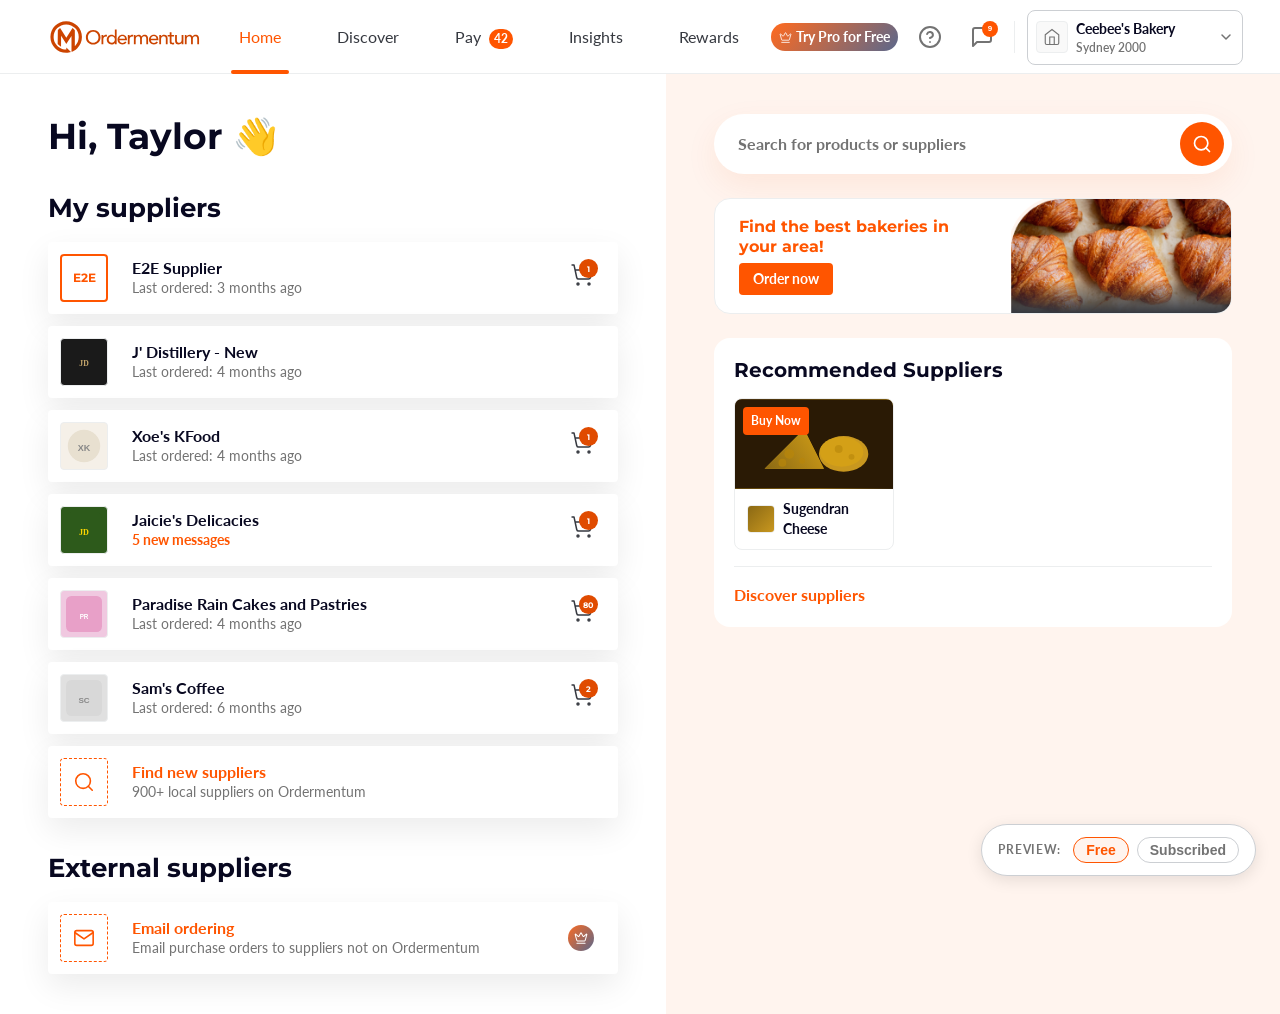
<file: home/index.html>
<!DOCTYPE html>
<html lang="en">
<head>
  <meta charset="UTF-8" />
  <meta name="viewport" content="width=device-width, initial-scale=1.0" />
  <title>Ordermentum — Home</title>
  <link rel="preconnect" href="https://fonts.googleapis.com" />
  <link rel="preconnect" href="https://fonts.gstatic.com" crossorigin />
  <link href="https://fonts.googleapis.com/css2?family=Lato:wght@400;600;700&family=Montserrat:wght@700&display=swap" rel="stylesheet" />
  <link rel="stylesheet" href="../style-guide/tokens.css" />
  <link rel="stylesheet" href="../style-guide/button.css" />
  <link rel="stylesheet" href="../style-guide/input.css" />
  <link rel="stylesheet" href="../style-guide/modal.css" />
  <link rel="stylesheet" href="../style-guide/lozenge.css" />
  <link rel="stylesheet" href="../style-guide/table.css" />
  <link rel="stylesheet" href="../style-guide/navbar.css" />
  <link rel="stylesheet" href="../style-guide/tabs.css" />
  <link rel="stylesheet" href="../style-guide/card.css" />
  <link rel="stylesheet" href="../style-guide/banner.css" />
  <style>
    *, *::before, *::after { box-sizing: border-box; margin: 0; padding: 0; }
    [hidden] { display: none !important; }

    body {
      font-family: var(--font-family-body);
      font-size: var(--font-size-body);
      line-height: var(--font-line-height-body);
      font-weight: var(--font-weight-regular);
      color: var(--color-text-regular);
      background: var(--color-background-regular);
      min-height: 100vh;
    }

    /* ── Navbar height ───────────────────────────────────── */
    .navbar {
      height: 74px;
      padding-top: 0;
      padding-bottom: 0;
      border-bottom: none;
      position: relative;
    }

    /* Replace border-bottom with a pseudo-element so the tab bar can paint over it */
    .navbar::after {
      content: '';
      position: absolute;
      bottom: 0;
      left: 0;
      right: 0;
      height: 1px;
      background: var(--color-foreground-subtle);
      z-index: 0;
    }

    /* ── Tabs in navbar ──────────────────────────────────── */
    .navbar__left { align-self: stretch; gap: 20px; }
    .navbar__nav { gap: 24px; }
    .navbar .tabs {
      padding-left: 0;
      background: transparent;
      align-self: stretch;
      gap: 40px;
    }

    .navbar .tabs::after {
      display: none;
    }

    .navbar .tab {
      padding-top: 0;
      height: 100%;
      justify-content: center;
      gap: 0;
    }

    .navbar .tab__bar {
      position: absolute;
      bottom: 0;
      z-index: 1;
    }

    /* ── Upgrade lozenge icon size override ─────────────── */
    .navbar__upgrade svg {
      width:  13px;
      height: 13px;
    }

    /* ── Venue pro badge ────────────────────────────────── */
    .navbar__venue-avatar {
      position: relative;
    }
    .navbar__venue-avatar-inner {
      width: 32px;
      height: 32px;
      border-radius: var(--radius-s);
      background: var(--color-background-subtle);
      border: 1px solid var(--color-foreground-subtle);
      display: flex;
      align-items: center;
      justify-content: center;
    }
    /* Gradient ring — active when Pro */
    .navbar__venue-avatar--pro .navbar__venue-avatar-inner {
      border-radius: 50%;
      background:
        linear-gradient(var(--color-background-regular), var(--color-background-regular)) padding-box,
        var(--gradient-pro) border-box;
      border: 1.5px solid transparent;
    }
    .navbar__venue-avatar--pro .navbar__avatar-icon--house {
      display: none !important;
    }
    .navbar__venue-avatar--pro .navbar__avatar-icon--crown {
      display: block !important;
      stroke: url(#pro-gradient);
    }
    .venue-pro-badge {
      position: absolute;
      top: -4px;
      right: -4px;
      width: 14px;
      height: 14px;
      background: var(--color-background-regular);
      border-radius: 50%;
      display: flex;
      align-items: center;
      justify-content: center;
      box-shadow: 0 0 0 1px var(--color-foreground-subtle);
    }
    .venue-pro-badge svg {
      width: 9px;
      height: 9px;
    }

    /* ── Venue switcher — gradient border when Pro ────────── */
    .navbar__venue--pro {
      background:
        linear-gradient(var(--color-background-regular), var(--color-background-regular)) padding-box,
        var(--gradient-pro) border-box;
      border: 1.5px solid transparent;
    }
    .navbar__venue--pro:hover {
      background:
        linear-gradient(var(--color-background-subtle), var(--color-background-subtle)) padding-box,
        var(--gradient-pro) border-box;
      border-color: transparent;
    }

    /* ── Navbar badge ────────────────────────────────────── */
    .navbar__nav-badge {
      display: inline-flex;
      align-items: center;
      justify-content: center;
      min-width: 20px;
      height: 20px;
      padding: 0 5px;
      border-radius: var(--radius-full);
      background: var(--color-primary-brand);
      font-family: var(--font-family-body);
      font-size: var(--font-size-label-xsmall);
      font-weight: var(--font-weight-bold);
      color: var(--palette-white-100);
      margin-left: 4px;
    }

    .navbar__notification-btn {
      position: relative;
    }

    /* ── Page layout ─────────────────────────────────────── */
    .page {
      display: flex;
      min-height: calc(100vh - 65px);
    }

    /* ── Left panel ──────────────────────────────────────── */
    .panel-left {
      flex: 1;
      padding: 40px 48px;
      min-width: 0;
    }

    .pro-venue-indicator {
      display: flex;
      align-items: center;
      gap: 4px;
      margin-bottom: var(--space-xxs);
      color: #fb6a22;
    }
    .pro-venue-indicator__text {
      font-family: var(--font-family-body);
      font-size: var(--font-size-label-small);
      font-weight: var(--font-weight-bold);
      background: linear-gradient(135deg, #fb6a22, #5b688c);
      -webkit-background-clip: text;
      -webkit-text-fill-color: transparent;
      background-clip: text;
    }
    .pro-venue-indicator svg {
      width: 16px;
      height: 16px;
      stroke-width: 2.5;
      fill: none;
      flex-shrink: 0;
    }

    .page-greeting {
      font-family: var(--font-family-display);
      font-size: var(--font-size-h1);
      font-weight: var(--font-weight-bold);
      line-height: var(--font-line-height-h1);
      color: var(--color-text-strong);
      margin-bottom: 32px;
    }

    .section-title {
      font-family: var(--font-family-display);
      font-size: var(--font-size-h2);
      font-weight: var(--font-weight-bold);
      line-height: var(--font-line-height-h2);
      color: var(--color-text-strong);
      margin-bottom: 16px;
    }

    /* ── Supplier list ───────────────────────────────────── */
    .supplier-list {
      list-style: none;
      display: flex;
      flex-direction: column;
      gap: 12px;
    }

    .supplier-item {
      display: flex;
      align-items: center;
      gap: 32px;
      height: 72px;
      padding: 0 24px 0 12px;
      border-radius: var(--radius-s);
      cursor: pointer;
    }

    .supplier-item:hover {
      box-shadow: 0px 16px 40px 0px rgba(0, 0, 0, 0.12);
      background: var(--color-background-regular);
    }

    .supplier-item__inner {
      display: flex;
      align-items: center;
      gap: 24px;
      flex: 1;
      min-width: 0;
    }

    .supplier-logo {
      width: 48px;
      height: 48px;
      border-radius: var(--radius-s);
      background: var(--color-background-subtle);
      border: 1px solid var(--color-foreground-subtle);
      flex-shrink: 0;
      display: flex;
      align-items: center;
      justify-content: center;
      overflow: hidden;
      font-family: var(--font-family-display);
      font-size: var(--font-size-label-small);
      font-weight: var(--font-weight-bold);
      color: var(--color-text-subtle);
    }

    .supplier-logo img {
      width: 100%;
      height: 100%;
      object-fit: cover;
    }

    .supplier-logo--e2e {
      background: var(--palette-white-100);
      border: 2px solid var(--color-primary-brand);
      color: var(--color-primary-brand);
      font-size: var(--font-size-label-xsmall);
      font-weight: var(--font-weight-bold);
    }

    .supplier-info {
      flex: 1;
      min-width: 0;
    }

    .supplier-name {
      font-family: var(--font-family-body);
      font-size: var(--font-size-body);
      font-weight: var(--font-weight-bold);
      color: var(--palette-black-100);
      line-height: var(--font-line-height-body-small);
    }

    .supplier-meta {
      font-family: var(--font-family-body);
      font-size: var(--font-size-body-small);
      font-weight: var(--font-weight-regular);
      color: var(--color-text-subtle);
      line-height: var(--font-line-height-body-small);
    }

    .supplier-meta--alert {
      color: var(--color-primary-brand);
      font-weight: var(--font-weight-bold);
    }

    .supplier-cart {
      position: relative;
      flex-shrink: 0;
      color: var(--palette-grey-100);
    }

    .supplier-cart svg {
      width: 24px;
      height: 24px;
      stroke: currentColor;
      stroke-width: 1.5;
      fill: none;
    }

    .supplier-cart__badge {
      position: absolute;
      top: -4px;
      right: -4px;
      min-width: 19px;
      height: 19px;
      padding: 0 4px;
      border-radius: var(--radius-full);
      background: var(--palette-orange-100);
      font-family: var(--font-family-display);
      font-size: var(--font-size-label-xxsmall);
      font-weight: var(--font-weight-bold);
      color: var(--palette-white-100);
      display: flex;
      align-items: center;
      justify-content: center;
      line-height: var(--font-line-height-label-xxsmall);
    }

    /* ── Action supplier item ──────────────────────────────── */
    .supplier-item--action .supplier-logo {
      border: 1.5px dashed var(--color-primary-brand);
      background: transparent;
      color: var(--color-primary-brand);
    }
    .supplier-item--action .supplier-logo svg {
      width: 22px;
      height: 22px;
      stroke: var(--color-primary-brand);
      fill: none;
    }
    .supplier-item--action .supplier-name {
      color: var(--color-primary-brand);
    }

    /* ── Section title row ─────────────────────────────────── */
    .section-title-row {
      display: flex;
      align-items: center;
      gap: 8px;
      margin-top: 32px;
      margin-bottom: 16px;
    }
    .section-title-row .section-title {
      margin-bottom: 0;
    }
    .section-title-pro-badge {
      display: inline-flex;
      align-items: center;
      justify-content: center;
      width: 26px;
      height: 26px;
      border-radius: var(--radius-xl);
      background: var(--gradient-pro);
      color: var(--palette-white-100);
    }
    .section-title-pro-badge svg {
      width: 14px;
      height: 14px;
    }
    .section-title-help {
      width: 22px;
      height: 22px;
      border: none;
      background: transparent;
      color: var(--color-primary-brand);
      display: flex;
      align-items: center;
      justify-content: center;
      cursor: pointer;
      padding: 0;
      margin-left: auto;
    }
    .section-title-help svg {
      width: 22px;
      height: 22px;
    }

    /* ── Right panel ─────────────────────────────────────── */
    .panel-right {
      width: 48%;
      max-width: 700px;
      background: var(--palette-orange-00);
      padding: 40px 48px;
      flex-shrink: 0;
    }

    /* ── Search bar ──────────────────────────────────────── */
    .search-bar {
      display: flex;
      align-items: center;
      background: var(--color-background-regular);
      border-radius: var(--radius-full);
      padding: var(--space-xxs) var(--space-xxs) var(--space-xxs) var(--space-l);
      gap: var(--space-xxs);
      margin-bottom: var(--space-l);
      box-shadow: 0px 12px 32px 0px rgba(224, 75, 0, 0.08);
    }

    .search-bar__input {
      flex: 1;
      border: none;
      outline: none;
      background: transparent;
      font-family: var(--font-family-body);
      font-size: var(--font-size-body);
      color: var(--color-text-subtle);
      line-height: var(--font-line-height-body);
    }

    .search-bar__input::placeholder {
      color: var(--color-text-subtle);
      font-weight: var(--font-weight-bold);
    }

    .search-bar__btn {
      width: 44px;
      height: 44px;
      border-radius: var(--radius-full);
      background: var(--color-primary-brand);
      border: none;
      cursor: pointer;
      display: flex;
      align-items: center;
      justify-content: center;
      flex-shrink: 0;
      transition: background 0.15s ease;
    }

    .search-bar__btn:hover {
      background: var(--palette-orange-100);
    }

    .search-bar__btn svg {
      width: 20px;
      height: 20px;
      stroke: var(--palette-white-100);
      stroke-width: 2;
      fill: none;
    }

    /* ── Promo banner ────────────────────────────────────── */
    .promo-banner {
      background: var(--color-background-regular);
      border-radius: var(--radius-l);
      border: 1px solid var(--color-foreground-subtle);
      margin-bottom: 24px;
      display: flex;
      align-items: stretch;
      overflow: hidden;
      height: 116px;
    }

    .promo-banner__content {
      flex: 1;
      padding: 16px 24px;
      display: flex;
      flex-direction: column;
      justify-content: center;
      gap: 6px;
    }

    .promo-banner__title {
      font-family: var(--font-family-display);
      font-size: var(--font-size-h5);
      font-weight: var(--font-weight-bold);
      color: var(--color-primary-brand);
      line-height: var(--font-line-height-h5);
    }

    .promo-banner__image {
      width: 220px;
      flex-shrink: 0;
      overflow: hidden;
    }

    .promo-banner__cta {
      height: 32px;
      padding: var(--space-xxxs) var(--space-xs);
      font-size: var(--font-size-label-small);
    }

    .promo-banner__image img {
      width: 100%;
      height: 100%;
      object-fit: cover;
      display: block;
    }

    /* ── Recommended suppliers ───────────────────────────── */
    .rec-card {
      background: var(--color-background-regular);
      border-radius: var(--radius-l);
      padding: 20px;
    }

    .rec-card__title {
      font-family: var(--font-family-display);
      font-size: var(--font-size-h4);
      font-weight: var(--font-weight-bold);
      color: var(--color-text-strong);
      line-height: var(--font-line-height-h4);
      margin-bottom: 16px;
    }

    .rec-supplier-card {
      overflow: hidden;
      width: 160px;
      cursor: pointer;
    }

    .rec-supplier-card:hover {
      box-shadow: 0 4px 12px rgba(0,0,0,0.1);
    }

    .rec-supplier-card__img {
      width: 100%;
      height: 90px;
      background: #3a2a10;
      position: relative;
      overflow: hidden;
    }

    /* Cheese product photo simulation */
    .rec-supplier-card__img-inner {
      width: 100%;
      height: 100%;
      background: linear-gradient(135deg, #5a3e1b 0%, #8b6914 40%, #c8971f 70%, #3a2a10 100%);
      display: flex;
      align-items: center;
      justify-content: center;
    }

    .rec-supplier-card__buy-badge {
      position: absolute;
      top: 8px;
      left: 8px;
      background: var(--color-primary-brand);
      color: var(--palette-white-100);
      font-family: var(--font-family-body);
      font-size: var(--font-size-label-xsmall);
      font-weight: var(--font-weight-bold);
      padding: 2px 8px;
      border-radius: var(--radius-s);
    }

    .rec-supplier-card__info {
      padding: 10px 12px;
      display: flex;
      align-items: center;
      gap: 8px;
    }

    .rec-supplier-card__avatar {
      width: 28px;
      height: 28px;
      border-radius: var(--radius-s);
      background: var(--color-background-subtle);
      border: 1px solid var(--color-foreground-subtle);
      flex-shrink: 0;
      display: flex;
      align-items: center;
      justify-content: center;
      overflow: hidden;
      font-size: var(--font-size-label-xsmall);
      color: var(--color-text-subtle);
    }

    .rec-supplier-card__avatar-inner {
      width: 100%;
      height: 100%;
      background: linear-gradient(135deg, #8b6914, #c8971f);
    }

    .rec-supplier-card__name {
      font-family: var(--font-family-body);
      font-size: var(--font-size-body-small);
      font-weight: var(--font-weight-bold);
      color: var(--color-text-strong);
      line-height: var(--font-line-height-body-small);
    }

    .rec-card__footer {
      margin-top: 16px;
      padding-top: 16px;
      border-top: 1px solid var(--color-foreground-subtle);
    }

    .rec-card__discover-link {
      font-family: var(--font-family-body);
      font-size: var(--font-size-body);
      font-weight: var(--font-weight-bold);
      color: var(--color-primary-brand);
      text-decoration: none;
      transition: color 0.15s ease;
    }

    .rec-card__discover-link:hover {
      color: var(--palette-orange-100);
      text-decoration: underline;
    }


    /* ── Decorative accent lines in promo ─────────────────── */

    .notification-badge {
      position: absolute;
      top: 4px;
      right: 4px;
      min-width: 16px;
      height: 16px;
      padding: 0 3px;
      border-radius: var(--radius-full);
      background: var(--color-primary-brand);
      font-size: var(--font-size-label-xxsmall);
      font-weight: var(--font-weight-bold);
      color: var(--palette-white-100);
      display: flex;
      align-items: center;
      justify-content: center;
      line-height: 1;
    }

    /* ── Venue switcher dropdown ─────────────────────────── */
    .venue-switcher {
      position: relative;
    }

    .venue-dropdown {
      display: none;
      position: absolute;
      top: calc(100% + 8px);
      right: 0;
      width: 340px;
      background: var(--color-background-regular);
      border-radius: var(--radius-s);
      box-shadow: var(--shadow-white-on-white);
      border: 1px solid var(--color-foreground-subtle);
      z-index: 200;
      padding-bottom: 16px;
      flex-direction: column;
      gap: 12px;
    }

    .venue-dropdown.is-open {
      display: flex;
    }

    .venue-dropdown__section {
      display: flex;
      flex-direction: column;
      gap: 0;
      padding-top: 16px;
    }

    .venue-dropdown__section-label {
      font-family: var(--font-family-body);
      font-size: var(--font-size-label-xsmall); /* 12px */
      font-weight: var(--font-weight-bold);
      line-height: var(--font-line-height-label-xsmall);
      color: var(--color-text-subtle);
      padding: 0 16px 4px;
    }

    .venue-dropdown__row {
      display: flex;
      align-items: center;
      gap: 12px;
      padding: 4px 16px;
      cursor: pointer;
      transition: background 0.15s ease;
    }

    .venue-dropdown__row:hover {
      background: var(--color-background-special);
    }
    .venue-dropdown__row:hover .venue-dropdown__name {
      color: var(--color-primary-brand);
    }
    .venue-dropdown__row:hover:not(.venue-dropdown__row--pro) .venue-dropdown__avatar--icon {
      border-color: var(--color-primary-brand);
    }
    .venue-dropdown__row:hover:not(.venue-dropdown__row--pro) .venue-dropdown__avatar--icon svg {
      stroke: var(--color-primary-brand);
    }
    .venue-dropdown__row:hover .venue-dropdown__settings {
      color: var(--color-primary-brand);
    }

    .venue-dropdown__row--selected {
      background: var(--color-background-special);
    }

    .venue-dropdown__row--selected:hover {
      background: var(--color-background-special);
    }


    .venue-dropdown__avatar {
      width: 40px;
      height: 40px;
      border-radius: 50%;
      flex-shrink: 0;
      display: flex;
      align-items: center;
      justify-content: center;
      overflow: hidden;
    }

    .venue-dropdown__avatar--text {
      background: #4a90d9;
      font-family: var(--font-family-body);
      font-size: var(--font-size-body);
      font-weight: var(--font-weight-bold);
      color: var(--palette-white-100);
    }

    .venue-dropdown__avatar--icon {
      flex-shrink: 0;
      display: flex;
      align-items: center;
      justify-content: center;
      border: 1px solid var(--color-foreground-subtle);
      border-radius: var(--radius-full);
      padding: 10px;
    }

    .venue-dropdown__avatar--icon svg {
      width: 20px;
      height: 20px;
      stroke: var(--color-text-subtle);
      stroke-width: 1.5;
      fill: none;
    }

    /* ── Gradient left accent on Pro dropdown rows ──────────── */
    .venue-dropdown__row--pro {
      position: relative;
    }
    .venue-dropdown__row--pro::before {
      content: '';
      position: absolute;
      left: 0;
      top: 6px;
      bottom: 6px;
      width: 2px;
      background: var(--gradient-pro);
      border-radius: 1px;
    }

    /* Pro state for dropdown — mirrors navbar__venue-avatar--pro */
    .venue-dropdown__row--pro .venue-dropdown__avatar--icon {
      background:
        linear-gradient(var(--color-background-regular), var(--color-background-regular)) padding-box,
        var(--gradient-pro) border-box;
      border: 1.5px solid transparent;
    }
    .venue-dropdown__row--pro .venue-dropdown__avatar--icon .dd-icon-house {
      display: none;
    }
    .venue-dropdown__row--pro .venue-dropdown__avatar--icon .dd-icon-crown {
      display: block !important;
      stroke: url(#pro-gradient);
    }

    .venue-dropdown__info {
      flex: 1;
      min-width: 0;
      display: flex;
      flex-direction: column;
      gap: 4px;
    }

    .venue-dropdown__name {
      font-family: var(--font-family-body);
      font-size: var(--font-size-body);
      font-weight: var(--font-weight-bold);
      line-height: var(--font-line-height-body-small);
      color: var(--palette-black-100);
      white-space: nowrap;
      overflow: hidden;
      text-overflow: ellipsis;
    }

    .venue-dropdown__location {
      font-family: var(--font-family-body);
      font-size: var(--font-size-label-xsmall);
      font-weight: var(--font-weight-regular);
      line-height: var(--font-line-height-label-xsmall);
      color: var(--color-text-subtle);
    }

    .venue-dropdown__settings {
      flex-shrink: 0;
      display: flex;
      align-items: center;
      justify-content: center;
      background: none;
      border: none;
      cursor: pointer;
      color: var(--color-text-subtle);
      padding: 2px;
    }

    .venue-dropdown__settings svg {
      width: 20px;
      height: 20px;
      stroke: currentColor;
      stroke-width: 1.5;
      fill: none;
    }

    .venue-dropdown__settings:hover {
      color: var(--color-text-strong);
    }

    .venue-dropdown__signed-label {
      font-family: var(--font-family-body);
      font-size: var(--font-size-label-xsmall);
      font-weight: var(--font-weight-bold);
      line-height: var(--font-line-height-label-xsmall);
      color: var(--color-text-subtle);
      padding: 0 16px;
    }

    .venue-dropdown__user {
      display: flex;
      align-items: center;
      gap: 12px;
      padding: var(--space-xs) var(--space-s);
      background: var(--color-foreground-subtle); /* #eceeef */
    }

    .venue-dropdown__user-initials {
      width: 40px;
      height: 40px;
      border-radius: 50%;
      background: var(--color-background-regular);
      flex-shrink: 0;
      display: flex;
      align-items: center;
      justify-content: center;
      font-family: var(--font-family-body);
      font-size: var(--font-size-body);
      font-weight: var(--font-weight-bold);
      color: var(--color-text-subtle);
    }

    .venue-dropdown__user-info {
      display: flex;
      flex-direction: column;
      gap: 4px;
    }

    .venue-dropdown__user-name {
      font-family: var(--font-family-body);
      font-size: var(--font-size-body);
      font-weight: var(--font-weight-bold);
      line-height: var(--font-line-height-body-small);
      color: var(--palette-black-100);
    }

    .venue-dropdown__user-email {
      font-family: var(--font-family-body);
      font-size: var(--font-size-label-small);
      font-weight: var(--font-weight-regular);
      line-height: var(--font-line-height-label-small);
      color: var(--color-text-regular);
    }

    .venue-dropdown__divider {
      height: 1px;
      background: var(--color-foreground-subtle);
      margin: 0;
      flex-shrink: 0;
    }

    .venue-dropdown__menu-item {
      display: block;
      padding: 0 16px;
      font-family: var(--font-family-body);
      font-size: var(--font-size-label-small);
      font-weight: var(--font-weight-bold);
      line-height: var(--font-line-height-body-small);
      color: var(--palette-black-100);
      text-decoration: none;
      cursor: pointer;
      transition: background 0.15s ease;
    }

    .venue-dropdown__menu-item:hover {
      background: var(--color-background-subtle);
    }

    /* ── Free trial modal ────────────────────────────────── */

    .modal--trial {
      max-width: 860px;
      padding: 0;
      overflow: hidden;
      gap: 0;
      position: relative;
    }

    /* Gradient progress bar */
    .trial-progress-bar {
      height: 5px;
      background: linear-gradient(90deg, var(--color-pro-1), var(--color-pro-2));
      width: 100%;
      flex-shrink: 0;
    }

    /* Floating close button */
    .trial-close {
      position: absolute;
      top: 16px;
      right: 16px;
      z-index: 10;
      background: rgba(255,255,255,0.9);
      border-radius: var(--radius-full);
      width: 32px;
      height: 32px;
    }

    .trial-close svg {
      width: 18px;
      height: 18px;
    }

    .modal__trial-layout {
      display: grid;
      grid-template-columns: 1fr 1fr;
    }

    .modal__trial-left {
      padding: 40px;
      display: flex;
      flex-direction: column;
      gap: 24px;
    }

    .modal__trial-right {
      background: var(--color-background-subtle);
      padding: 40px;
      display: flex;
      flex-direction: column;
      gap: 24px;
      border-left: 1px solid var(--color-foreground-subtle);
    }

    /* ── Pro feature upsell modal ──────────────────────── */
    .modal--pro-feature {
      display: grid;
      grid-template-columns: 1fr 1fr;
      max-width: 860px;
      max-height: 85vh;
      padding: 0;
      overflow: hidden;
      border-radius: var(--radius-xl);
      gap: 0;
      position: relative;
    }
    .pro-feature__left {
      padding: 40px;
      display: flex;
      flex-direction: column;
      gap: 16px;
      overflow-y: auto;
      min-height: 0;
    }
    .pro-feature__right {
      position: relative;
      overflow: hidden;
      border-radius: 0 var(--radius-xl) var(--radius-xl) 0;
    }
    .pro-feature__right img {
      width: 100%;
      height: 100%;
      object-fit: cover;
      display: block;
    }
    .pro-feature__close {
      position: absolute;
      top: 40px;
      right: 40px;
      z-index: 10;
      width: 20px;
      height: 20px;
      background: none;
      border: none;
      cursor: pointer;
      color: var(--palette-white-100);
      padding: 0;
    }
    .pro-feature__close svg {
      width: 20px;
      height: 20px;
    }
    .pro-feature__label {
      display: flex;
      align-items: center;
      gap: 8px;
      font-family: var(--font-family-body);
      font-size: var(--font-size-label-small);
      font-weight: var(--font-weight-bold);
      line-height: var(--font-line-height-label-small);
      color: var(--color-text-strong);
    }
    .pro-feature__label svg {
      width: 20px;
      height: 20px;
      flex-shrink: 0;
    }
    .pro-feature__heading {
      font-family: var(--font-family-display);
      font-size: var(--font-size-headline);
      font-weight: var(--font-weight-bold);
      line-height: var(--font-line-height-headline);
      color: var(--color-text-strong);
      margin: 0;
    }
    .pro-feature__desc {
      font-family: var(--font-family-body);
      font-size: var(--font-size-body-small);
      font-weight: var(--font-weight-regular);
      line-height: var(--font-line-height-body-small);
      color: var(--color-text-strong);
    }
    .pro-feature__benefits {
      display: flex;
      flex-direction: column;
      gap: 12px;
    }
    .pro-feature__benefit {
      display: flex;
      gap: 12px;
      align-items: flex-start;
    }
    .pro-feature__benefit-icon {
      width: 20px;
      height: 20px;
      flex-shrink: 0;
    }
    .pro-feature__benefit-icon svg {
      width: 20px;
      height: 20px;
      stroke-width: 1.75;
      fill: none;
    }
    .pro-feature__benefit-text {
      font-family: var(--font-family-body);
      font-size: var(--font-size-body-small);
      font-weight: var(--font-weight-regular);
      line-height: var(--font-line-height-body-small);
      color: var(--color-text-strong);
    }
    .pro-feature__extra {
      font-family: var(--font-family-body);
      font-size: var(--font-size-body-small);
      font-weight: var(--font-weight-regular);
      line-height: var(--font-line-height-body-small);
      color: var(--color-text-strong);
    }
    .pro-feature__cta {
      width: 100%;
      height: 44px;
      flex-shrink: 0;
      border: none;
      border-radius: var(--radius-s);
      background: var(--color-primary-brand);
      color: var(--palette-white-100);
      font-family: var(--font-family-body);
      font-size: var(--font-size-body);
      font-weight: var(--font-weight-bold);
      line-height: var(--font-line-height-body);
      cursor: pointer;
    }
    .pro-feature__cta:hover {
      opacity: 0.9;
    }

    /* Feature checklist */
    .trial-features {
      list-style: none;
      display: flex;
      flex-direction: column;
      gap: 12px;
    }

    .trial-features li {
      display: flex;
      align-items: flex-start;
      gap: 10px;
      font-size: var(--font-size-label-small);
      line-height: var(--font-line-height-label-small);
      color: var(--color-text-regular);
    }

    .trial-features__icon {
      flex-shrink: 0;
      display: flex;
      align-items: center;
      justify-content: center;
      width: 20px;
      height: 20px;
      color: var(--color-success-foreground);
      margin-top: 0px;
    }

    .trial-features__icon svg {
      width: 16px;
      height: 16px;
      stroke: currentColor;
      stroke-width: 2;
      fill: none;
    }

    .trial-legal {
      font-size: var(--font-size-body-xsmall);
      font-weight: var(--font-weight-regular);
      color: var(--color-text-subtle);
      line-height: var(--font-line-height-body-xsmall);
    }

    .trial-legal a {
      color: var(--color-info-foreground);
      text-decoration: underline;
    }

    /* Timeline */
    .trial-timeline {
      display: flex;
      flex-direction: column;
    }

    .trial-timeline__step {
      display: flex;
      gap: 16px;
      position: relative;
    }

    .trial-timeline__step:not(:last-child)::after {
      content: '';
      position: absolute;
      left: 19px;
      top: 40px;
      bottom: 0;
      width: 2px;
      background: var(--color-foreground-regular);
    }

    .trial-timeline__step + .trial-timeline__step {
      margin-top: 0;
    }

    .trial-timeline__icon {
      flex-shrink: 0;
      width: 40px;
      height: 40px;
      border-radius: 50%;
      display: flex;
      align-items: center;
      justify-content: center;
    }

    .trial-timeline__icon svg {
      width: 18px;
      height: 18px;
      stroke: currentColor;
      stroke-width: 1.75;
      fill: none;
    }

    .trial-timeline__icon--active {
      background: var(--gradient-pro);
      color: var(--palette-white-100);
    }

    .trial-timeline__icon--upcoming {
      background: var(--color-background-regular);
      border: 1.5px solid var(--color-foreground-regular);
      color: var(--color-text-subtle);
    }

    .trial-timeline__body {
      padding-bottom: 28px;
      padding-top: 8px;
    }

    .trial-timeline__date {
      font-weight: var(--font-weight-bold);
      font-size: var(--font-size-label-small);
      color: var(--color-text-strong);
      line-height: var(--font-line-height-body-small);
    }

    .trial-timeline__desc {
      font-size: var(--font-size-label-small);
      color: var(--color-text-subtle);
      margin-top: 2px;
      line-height: var(--font-line-height-label-small);
    }

    /* Pricing display */
    .trial-pricing {
      display: flex;
      flex-direction: column;
      gap: 6px;
      border-top: 1px solid var(--color-foreground-subtle);
      padding-top: 20px;
    }

    .trial-pricing__amount {
      display: flex;
      align-items: baseline;
      gap: 4px;
    }

    .trial-pricing__struck {
      font-family: var(--font-family-display);
      font-size: var(--font-size-headline);
      font-weight: var(--font-weight-bold);
      line-height: 1;
      color: var(--color-text-subtle);
      text-decoration: line-through;
    }
    .trial-pricing__dollar {
      font-family: var(--font-family-display);
      font-size: var(--font-size-headline);
      font-weight: var(--font-weight-bold);
      line-height: 1;
      background: var(--gradient-pro);
      -webkit-background-clip: text;
      -webkit-text-fill-color: transparent;
      background-clip: text;
    }

    .trial-pricing__period {
      font-size: var(--font-size-label-small);
      color: var(--color-text-subtle);
    }

    /* Full-width CTA */
    .trial-cta {
      width: 100%;
      justify-content: center;
      gap: 8px;
    }

    .trial-cta svg {
      flex-shrink: 0;
    }

    /* Testimonial */
    .trial-testimonial {
      padding: 20px;
      margin: 0;
    }

    .trial-testimonial__quote {
      font-size: var(--font-size-label-small);
      font-style: italic;
      color: var(--color-text-regular);
      line-height: var(--font-line-height-label-small);
    }

    .trial-testimonial__attribution {
      margin-top: 12px;
      font-size: var(--font-size-label-small);
      font-weight: var(--font-weight-bold);
      color: var(--color-text-strong);
    }

    /* Timeline heading — uppercase label */
    .trial-timeline__heading {
      font-family: var(--font-family-body);
      font-size: var(--font-size-label-xsmall);
      font-weight: var(--font-weight-bold);
      letter-spacing: 0.08em;
      text-transform: uppercase;
      color: var(--color-text-subtle);
      margin-bottom: 4px;
    }

    /* Responsive */
    @media (max-width: 600px) {
      .modal__trial-layout { grid-template-columns: 1fr; }
      .modal__trial-right { display: none; }
      .modal--trial { max-width: 440px; }
      .cancel-step[data-cancel-step="1"] .modal__cancel-layout { grid-template-columns: 1fr; }
      .cancel-step[data-cancel-step="1"] .modal__cancel-right { display: none; }
      .modal--cancel { max-width: 440px; }
    }

    /* ── Mobile nav elements (hidden on desktop) ─────────── */
    .navbar__hamburger {
      display: none;
      align-items: center;
      justify-content: center;
      background: none;
      border: none;
      cursor: pointer;
      padding: 0;
      color: var(--color-text-strong);
    }
    .navbar__hamburger svg {
      width: 24px;
      height: 24px;
    }
    .navbar__page-title {
      display: none;
      font-family: var(--font-family-display);
      font-size: var(--font-size-h3);
      font-weight: var(--font-weight-bold);
      color: var(--color-text-strong);
    }

    /* ── Tablet breakpoint ───────────────────────────────── */
    .mobile-only { display: none; }

    /* ── Mobile recommended section ────────────────────────── */
    .mobile-rec {
      margin-top: var(--space-xl);
    }
    .mobile-rec__header {
      display: flex;
      align-items: center;
      gap: var(--space-xs);
      margin-bottom: var(--space-s);
    }
    .mobile-rec__header .rec-card__title {
      margin-bottom: 0;
    }
    .mobile-rec__nav-btn {
      background: none;
      border: none;
      cursor: pointer;
      color: var(--color-text-subtle);
      padding: var(--space-xxxs);
    }

    @media (max-width: 1024px) {
      .navbar .tabs { display: none; }
      .page { flex-direction: column; }
      .panel-left { width: 100%; padding: 32px 32px; }
      .panel-right { display: none; }
      .mobile-only { display: block; }
    }

    /* ── Mobile breakpoint ───────────────────────────────── */
    @media (max-width: 768px) {
      /* Navbar */
      .navbar { height: 56px; }
      .navbar__logo { display: none; }
      .navbar__hamburger { display: flex; }
      .navbar__page-title { display: block; }
      .navbar__left { gap: 12px; }
      .navbar__right { gap: 8px; }
      .notification-badge { display: none; }

      /* Layout */
      .panel-left { padding: 20px 16px; }
      .page-greeting { display: none; }

      /* Supplier list */
      .supplier-list { gap: 8px; }
      .supplier-item { padding: 0 16px 0 8px; gap: 16px; }

      /* Section titles */
      .section-title { font-size: var(--font-size-h3); }

      /* Promo banner */
      .promo-banner { height: auto; }

      /* Search bar */
      .search-bar { padding: 8px 6px 8px 16px; }

      /* Venue switcher — avatar only */
      .navbar__venue-info { display: none; }
      .navbar__venue-chevron { display: none; }
      .navbar__venue { padding: 0; gap: 0; width: auto; border: none; background: none; }

    }

    /* ── Settings page ───────────────────────────────────── */

    .settings-inner {
      max-width: 1200px;
      margin: 0 auto;
      padding: 0 var(--space-xxxl);
    }

    .settings-header {
      display: flex;
      align-items: flex-end;
      gap: var(--space-s);
      padding-top: var(--space-xl);
    }

    .settings-header__back {
      display: flex;
      align-items: center;
      justify-content: center;
      width: 36px;
      height: 36px;
      margin-bottom: var(--space-s);
      border: none;
      background: none;
      cursor: pointer;
      color: var(--color-text-subtle);
      border-radius: var(--radius-s);
      flex-shrink: 0;
      transition: color 0.15s ease, background 0.15s ease;
    }

    .settings-header__back:hover {
      color: var(--color-text-regular);
      background: var(--color-background-subtle);
    }

    .settings-header__back svg {
      width: 20px;
      height: 20px;
      stroke: currentColor;
      stroke-width: 1.5;
      fill: none;
    }

    .settings-header__title {
      font-family: var(--font-family-display);
      font-size: var(--font-size-h1);
      font-weight: var(--font-weight-bold);
      line-height: var(--font-line-height-h1);
      color: var(--color-text-strong);
      padding-bottom: var(--space-s);
    }

    /* Align tabs flush with heading/content (override tabs.css padding-left: 16px) */
    .settings-tabs.tabs {
      padding-left: 0;
    }

    .settings-body {
      padding-top: var(--space-xxl);
    }

    .settings-form-layout {
      display: grid;
      grid-template-columns: 1fr 1fr;
      gap: 0;
    }

    /* Vertical divider between the two form sections */
    .settings-form-section:first-child {
      padding-right: var(--space-xxxl);
      border-right: 1px solid var(--color-foreground-subtle);
    }

    .settings-form-section:last-child {
      padding-left: var(--space-xxxl);
    }

    .settings-form-section__title {
      font-family: var(--font-family-display);
      font-size: var(--font-size-h3);
      font-weight: var(--font-weight-bold);
      line-height: var(--font-line-height-h3);
      color: var(--color-text-strong);
      margin-bottom: var(--space-m);
    }

    .settings-form-fields {
      display: flex;
      flex-direction: column;
      gap: var(--space-s);
    }

    .settings-form-row {
      display: grid;
      grid-template-columns: 1fr 1fr;
      gap: var(--space-s);
    }

    .settings-form-actions {
      display: flex;
      align-items: center;
      gap: var(--space-xs, 12px);
      margin-top: var(--space-xl);
    }

    .settings-empty {
      color: var(--color-text-subtle);
      padding: var(--space-xxl) 0;
    }

    /* ── Subscriptions panel ──────────────────────────────── */

    #panel-subscriptions {
      padding-bottom: 80px;
    }

    /* Horizontal trial timeline */
    .subs-htimeline {
      flex: 1;
    }

    .subs-htimeline__track {
      display: flex;
      margin-top: var(--space-s);
      position: relative;
    }

    .subs-htimeline__track::before {
      content: '';
      position: absolute;
      top: 14px;
      left: calc(100% / 6);
      right: calc(100% / 6);
      height: 2px;
      background: var(--color-foreground-regular);
    }

    .subs-htimeline__track::after {
      content: '';
      position: absolute;
      top: 14px;
      left: calc(100% / 6);
      height: 2px;
      width: var(--progress, 0%);
      max-width: calc(100% - 100% / 3);
      background: var(--gradient-pro);
      z-index: 0;
    }

    .subs-htimeline__step {
      flex: 1;
      display: flex;
      flex-direction: column;
      align-items: center;
      text-align: center;
      gap: var(--space-xxs);
      position: relative;
    }

    .subs-htimeline__icon {
      width: 30px;
      height: 30px;
      border-radius: 50%;
      border: 1.5px solid var(--color-foreground-regular);
      background: var(--color-background-regular);
      display: flex;
      align-items: center;
      justify-content: center;
      color: var(--color-text-subtle);
      z-index: 1;
    }

    .subs-htimeline__icon--active {
      background: var(--gradient-pro);
      border: none;
      color: var(--palette-white-100);
    }

    .subs-htimeline__icon svg {
      width: 14px;
      height: 14px;
      stroke: currentColor;
      stroke-width: 1.75;
      fill: none;
    }

    .subs-htimeline__date {
      font-size: var(--font-size-label-small);
      font-weight: var(--font-weight-bold);
      color: var(--color-text-strong);
    }

    .subs-htimeline__desc {
      font-size: var(--font-size-label-xsmall);
      color: var(--color-text-subtle);
      line-height: 1.4;
    }

    /* Preview switcher */
    .subs-preview-bar {
      position: fixed;
      bottom: 24px;
      right: 24px;
      z-index: 100;
      display: flex;
      align-items: center;
      gap: 8px;
      padding: var(--space-xs) var(--space-s);
      background: var(--color-background-regular);
      border: 1px solid var(--color-foreground-regular);
      border-radius: var(--radius-full);
      box-shadow: 0 4px 16px rgba(0,0,0,0.10);
    }

    .subs-preview-bar__label {
      font-size: var(--font-size-label-xsmall);
      font-weight: var(--font-weight-bold);
      color: var(--color-text-subtle);
      text-transform: uppercase;
      letter-spacing: 0.06em;
      margin-right: var(--space-xxxs);
    }

    .subs-preview-btn {
      font-size: var(--font-size-label-small);
      font-weight: var(--font-weight-semibold);
      color: var(--color-text-subtle);
      background: none;
      border: 1px solid var(--color-foreground-regular);
      border-radius: var(--radius-full);
      padding: var(--space-xxxs) var(--space-xs);
      cursor: pointer;
      transition: color 0.15s, border-color 0.15s, background 0.15s;
    }

    .subs-preview-btn--active {
      color: var(--color-primary-brand);
      border-color: var(--color-primary-brand);
      background: var(--color-background-special);
    }

    .subs-trial-header__plan {
      font-family: var(--font-family-display);
      font-size: var(--font-size-display-small);
      font-weight: var(--font-weight-bold);
      color: var(--color-text-strong);
      margin: 0;
      line-height: 1.2;
      display: flex;
      align-items: center;
      gap: 7px;
    }

    .subs-trial-header__sub {
      font-size: var(--font-size-label-small);
      color: var(--color-text-subtle);
    }

    /* Icon feature list */
    .subs-icon-list {
      list-style: none;
      display: flex;
      flex-direction: column;
      gap: 10px;
    }

    .subs-icon-list li {
      display: flex;
      align-items: center;
      gap: var(--space-xs);
      font-size: var(--font-size-label-small);
      color: var(--color-text-regular);
    }

    .subs-icon-list__icon {
      flex-shrink: 0;
      width: 20px;
      height: 20px;
      color: var(--color-text-subtle);
      display: flex;
      align-items: center;
      justify-content: center;
    }

    .subs-icon-list__icon svg {
      width: 20px;
      height: 20px;
      stroke-width: 1.75;
      fill: none;
    }

    /* Trial ended banner */
    .subs-cancelled-info-banner {
      display: flex;
      align-items: center;
      gap: 10px;
      background: var(--color-info-background);
      border-radius: var(--radius-s);
      padding: var(--space-xs) var(--space-s);
      font-size: var(--font-size-label-small);
      color: var(--color-info-foreground);
      margin-bottom: var(--space-l);
    }
    .subs-cancelled-info-banner svg {
      width: 18px;
      height: 18px;
      flex-shrink: 0;
      stroke: var(--color-info-foreground);
    }

    .subs-plan-subtext-row {
      display: flex;
      align-items: center;
      justify-content: space-between;
    }
    .subs-plan-subtext-row .subs-trial-header__sub {
      margin: var(--space-xxxs) 0 0;
    }

    .subs-cancelled-banner {
      display: flex;
      align-items: flex-start;
      gap: 10px;
      background: var(--color-info-background);
      border-left: 3px solid var(--color-info-foreground);
      border-radius: var(--radius-s);
      padding: var(--space-xs) var(--space-s);
      font-size: var(--font-size-label-small);
      color: var(--color-text-regular);
      margin-bottom: var(--space-l);
    }
    .subs-cancelled-banner svg {
      width: 18px;
      height: 18px;
      flex-shrink: 0;
      stroke: var(--color-info-foreground);
      margin-top: 1px;
    }

    /* ── Subscribed state redesign ───────────────────── */

    .subs-section-card {
      overflow: hidden;
      margin-bottom: var(--space-m);
    }

    .subs-section-card__header {
      display: flex;
      align-items: center;
      justify-content: space-between;
      padding: var(--space-xs) var(--space-l);
      border-bottom: 1px solid var(--color-foreground-subtle);
      background: var(--color-background-subtle);
    }

    .subs-section-card__header-actions {
      display: flex;
      align-items: center;
      gap: var(--space-s);
    }

    .subs-card-footer {
      display: flex;
      align-items: center;
      justify-content: space-between;
      margin-top: var(--space-s);
    }

    .subs-terms-link {
      font-size: var(--font-size-label-small);
      font-weight: var(--font-weight-bold);
      color: var(--color-primary-brand);
      text-decoration: none;
    }
    .subs-terms-link:hover {
      text-decoration: underline;
    }

    .subs-section-card__title {
      font-size: var(--font-size-label-small);
      font-weight: var(--font-weight-bold);
      color: var(--color-text-strong);
    }

    .subs-section-card__body {
      padding: var(--space-l);
      display: flex;
      flex-direction: column;
      gap: var(--space-m);
      background: var(--color-background-regular);
    }

    .subs-feature-intro {
      font-size: var(--font-size-label-small);
      font-weight: var(--font-weight-semibold);
      color: var(--color-text-regular);
      border-top: 1px solid var(--color-foreground-subtle);
      padding-top: var(--space-m);
    }
    .modal--cancel {
      max-width: 860px;
      padding: 0;
      overflow: hidden;
      gap: 0;
      position: relative;
    }
    .modal--cancel.modal--cancel-narrow {
      max-width: 560px;
    }
    .cancel-step[data-cancel-step="1"] .modal__cancel-layout {
      display: grid;
      grid-template-columns: 1fr 1fr;
    }
    .cancel-step[data-cancel-step="1"] .modal__cancel-left {
      padding: 40px;
      display: flex;
      flex-direction: column;
      gap: var(--space-m);
    }
    .cancel-step[data-cancel-step="1"] .modal__cancel-right {
      background: var(--color-background-subtle);
      display: flex;
      align-items: center;
      justify-content: center;
      border-left: 1px solid var(--color-foreground-subtle);
      overflow: hidden;
    }
    .cancel-step[data-cancel-step="1"] .modal__cancel-right img {
      width: 100%;
      height: 100%;
      object-fit: cover;
    }
    .cancel-step[data-cancel-step="2"] {
      max-width: 560px;
      margin: 0 auto;
      padding: var(--space-l);
      display: flex;
      flex-direction: column;
      gap: var(--space-l);
    }
    .modal--cancel select.field__input {
      appearance: none;
      -webkit-appearance: none;
      background-image: url("data:image/svg+xml,%3Csvg xmlns='http://www.w3.org/2000/svg' width='16' height='16' viewBox='0 0 24 24' fill='none' stroke='%23ff5500' stroke-width='2' stroke-linecap='round' stroke-linejoin='round'%3E%3Cpolyline points='6 9 12 15 18 9'/%3E%3C/svg%3E");
      background-repeat: no-repeat;
      background-position: right var(--space-xs) center;
      padding-right: 36px;
    }
    .cancel-textarea {
      height: auto;
      resize: vertical;
      min-height: 100px;
    }
    .cancel-benefits__heading {
      font-size: var(--font-size-label-small);
      font-weight: var(--font-weight-bold);
      color: var(--color-text-strong);
      margin-bottom: var(--space-xxs);
    }
    .cancel-benefits__list {
      list-style: none;
      display: flex;
      flex-direction: column;
      gap: var(--space-xxxs);
    }
    .cancel-benefits__list li {
      display: flex;
      align-items: center;
      gap: var(--space-xxs);
      font-size: var(--font-size-label-small);
      color: var(--color-text-regular);
    }
    .cancel-benefits__list svg {
      width: 20px;
      height: 20px;
      flex-shrink: 0;
      stroke: var(--color-primary-brand);
    }
    .cancel-promo-actions {
      display: flex;
      flex-direction: column;
      align-items: stretch;
      gap: var(--space-xs);
      margin-top: var(--space-xs);
    }
    .cancel-promo-cta {
      width: 100%;
      justify-content: center;
    }

    /* Info columns (trial active) */
    .subs-info-row {
      display: flex;
      gap: 64px;
    }

    .subs-info-col {
      display: flex;
      flex-direction: column;
      gap: 2px;
    }

    .subs-info-col__header {
      display: flex;
      align-items: center;
      gap: 6px;
      color: var(--color-text-subtle);
    }

    .subs-info-col__header svg {
      width: 16px;
      height: 16px;
      flex-shrink: 0;
    }

    .subs-info-col__label {
      font-size: var(--font-size-label-small);
      color: var(--color-text-subtle);
    }

    .subs-info-col__value {
      font-size: var(--font-size-label-small);
      font-weight: var(--font-weight-bold);
      color: var(--color-text-strong);
    }

    .subs-info-col__sub {
      font-size: var(--font-size-label-xsmall);
      color: var(--color-text-subtle);
      line-height: 1.4;
    }

    .subs-feature-section {
      display: flex;
      flex-direction: column;
      gap: 4px;
      border-top: 1px solid var(--color-foreground-subtle);
      padding-top: var(--space-m);
    }

    .subs-feature-section .subs-feature-intro {
      border-top: none;
      padding-top: 0;
    }

    .subs-feature-grid {
      display: grid;
      grid-template-columns: repeat(3, 1fr);
      gap: var(--space-s) var(--space-m);
    }

    .subs-feature-grid--4col {
      grid-template-columns: repeat(4, 1fr);
      gap: 4px var(--space-m);
    }

    .subs-feature-item {
      display: flex;
      align-items: center;
      gap: var(--space-xs);
      font-size: var(--font-size-label-small);
      color: var(--color-text-regular);
    }

    .subs-payment-row {
      display: flex;
      align-items: center;
      gap: var(--space-m);
    }

    .subs-visa-badge {
      flex-shrink: 0;
      width: 48px;
      height: 48px;
      border-radius: var(--radius-s);
      background: #1a1f71;
      color: var(--palette-white-100);
      font-family: var(--font-family-display);
      font-size: var(--font-size-label-small);
      font-weight: var(--font-weight-bold);
      font-style: italic;
      display: flex;
      align-items: center;
      justify-content: center;
      letter-spacing: 0.5px;
    }

    .subs-payment-row__text {
      flex: 1;
    }

    .subs-payment-row__name {
      font-size: var(--font-size-label-small);
      font-weight: var(--font-weight-semibold);
      color: var(--color-text-strong);
    }

    .subs-payment-row__sub {
      font-size: var(--font-size-label-small);
      color: var(--color-text-subtle);
      margin-top: 2px;
    }

    /* Plan cards */
    .subs-plan-grid {
      display: grid;
      grid-template-columns: 1fr 1fr;
      gap: var(--space-m);
    }

    .subs-plan-card {
      padding: var(--space-l);
      display: flex;
      flex-direction: column;
      gap: var(--space-m);
    }

    .subs-plan-card--pro {
      border-radius: var(--radius-m);
      background: linear-gradient(var(--color-background-regular), var(--color-background-regular)) padding-box,
                  var(--gradient-pro) border-box;
      border: 2px solid transparent;
    }

    .subs-plan-card__header {
      display: flex;
      justify-content: space-between;
      align-items: baseline;
    }

    .subs-plan-card__name {
      font-family: var(--font-family-display);
      font-size: var(--font-size-display-small);
      font-weight: var(--font-weight-bold);
      color: var(--color-text-strong);
      margin: 0;
      display: flex;
      align-items: center;
      gap: 7px;
    }

    .subs-plan-card__price {
      font-family: var(--font-family-display);
      font-size: var(--font-size-display-small);
      font-weight: var(--font-weight-bold);
      color: var(--color-text-strong);
      margin: 0;
    }

    .subs-plan-card__price span {
      font-family: var(--font-family-body);
      font-size: var(--font-size-body-small);
      font-weight: var(--font-weight-regular);
      color: var(--color-text-subtle);
    }

    .subs-plan-card__top {
      display: flex;
      flex-direction: column;
      gap: var(--space-xxxs);
    }

.subs-plan-card__subtitle {
      font-size: var(--font-size-label-small);
      color: var(--color-text-subtle);
    }

    .subs-plan-card__price--struck {
      text-decoration: line-through;
      color: var(--color-text-subtle);
      font-weight: var(--font-weight-regular);
      font-size: var(--font-size-body-small);
    }

    .subs-request-demo {
      font-size: var(--font-size-label-small);
      font-weight: var(--font-weight-semibold);
      color: var(--color-primary-brand);
      text-decoration: none;
      text-align: center;
      display: block;
      margin-top: calc(-1 * var(--space-m) + 12px);
    }

    .subs-trial-btn {
      width: 100%;
      justify-content: center;
      margin-top: auto;
    }

    .pro-crown-icon {
      width: 18px;
      height: 18px;
      flex-shrink: 0;
    }

    .subs-htimeline--standalone {
      margin-bottom: var(--space-l);
    }

    .subs-htimeline--in-card {
      border-top: 1px solid var(--color-foreground-subtle);
      padding-top: 8px;
      margin-top: 8px;
    }

    /* ── Settings: Tablet responsive ────────────────────── */
    @media (max-width: 1024px) {
      .settings-inner { padding: 0 32px 80px; }
      .settings-form-layout { grid-template-columns: 1fr; gap: var(--space-xl); }
      .settings-form-section:first-child { padding-right: 0; border-right: none; }
      .settings-form-section:last-child { padding-left: 0; }
      .subs-plan-grid { grid-template-columns: 1fr; }
      .subs-plan-card--pro { order: -1; }
      .subs-feature-grid { grid-template-columns: repeat(2, 1fr); }
      .subs-feature-grid--4col { grid-template-columns: repeat(2, 1fr); }
      .subs-info-row { flex-direction: column; gap: var(--space-m); }
      .settings-form-row { grid-template-columns: 1fr; }
      .settings-tabs.tabs { overflow-x: auto; flex-wrap: nowrap; -webkit-overflow-scrolling: touch; }
    }

    /* ── Settings: Mobile responsive ─────────────────────── */
    @media (max-width: 768px) {
      .settings-inner { padding: 0 16px 80px; }
      .settings-header__title { font-size: var(--font-size-h2); }
      .settings-tabs.tabs { overflow-x: auto; flex-wrap: nowrap; -webkit-overflow-scrolling: touch; }
      .subs-feature-grid { grid-template-columns: 1fr; }
      .settings-form-row { grid-template-columns: 1fr; }
      .subs-plan-card { padding: var(--space-m); }
      .subs-section-card__body { padding: var(--space-m); }
    }
  </style>
</head>
<body>

<!-- Pro gradient defs — referenced via stroke="url(#pro-gradient)" -->
<svg xmlns="http://www.w3.org/2000/svg" aria-hidden="true" style="position:absolute;width:0;height:0;overflow:hidden">
  <defs>
    <linearGradient id="pro-gradient" x1="0%" y1="0%" x2="100%" y2="100%">
      <stop offset="0%" stop-color="#fb6a22"/>
      <stop offset="100%" stop-color="#5b688c"/>
    </linearGradient>
  </defs>
</svg>

  <!-- ── Navbar ──────────────────────────────────────────── -->
  <nav class="navbar"
       data-token-bg="--color-background-regular"
       data-token-border="--color-foreground-subtle"
       data-token-shadow="--shadow-fixed-top"
       data-token-component="navbar.css .navbar">

    <div class="navbar__left">
      <!-- Hamburger (mobile only) -->
      <button class="navbar__hamburger" aria-label="Menu">
        <svg viewBox="0 0 24 24" fill="none" stroke="currentColor" stroke-width="2" stroke-linecap="round"><path d="M3 12h18"/><path d="M3 6h18"/><path d="M3 18h18"/></svg>
      </button>
      <span class="navbar__page-title">Home</span>
      <!-- Logo -->
      <a href="#" class="navbar__logo">
        <img src="../style-guide/om-logo.svg" alt="Ordermentum" width="171" height="32" />
      </a>

      <!-- Nav tabs -->
      <nav class="tabs" role="tablist">
        <a href="#" class="tab tab--active" role="tab" aria-selected="true">
          <span class="tab__label">Home</span>
          <span class="tab__bar"></span>
        </a>
        <a href="#" class="tab" role="tab" aria-selected="false">
          <span class="tab__label">Discover</span>
          <span class="tab__bar"></span>
        </a>
        <a href="../pay/index.html" class="tab" role="tab" aria-selected="false">
          <span class="tab__label">Pay <span class="navbar__nav-badge">42</span></span>
          <span class="tab__bar"></span>
        </a>
        <a href="#" class="tab" role="tab" aria-selected="false">
          <span class="tab__label">Insights</span>
          <span class="tab__bar"></span>
        </a>
        <a href="#" class="tab" role="tab" aria-selected="false">
          <span class="tab__label">Rewards</span>
          <span class="tab__bar"></span>
        </a>
      </nav>
    </div>

    <div class="navbar__right">
      <!-- Upgrade to Pro (Free / Trial ended) -->
      <a href="#" class="navbar__upgrade" id="nav-lozenge-upgrade"
         data-token-bg="--gradient-pro"
         data-token-color="--palette-white-100"
         data-token-radius="--radius-full"
         data-token-font="--font-size-label-small, --font-weight-bold"
         data-token-component="navbar.css .navbar__upgrade">
        <svg xmlns="http://www.w3.org/2000/svg" viewBox="0 0 24 24" fill="none" stroke="currentColor" stroke-width="2" stroke-linecap="round" stroke-linejoin="round"><path d="M11.562 3.266a.5.5 0 0 1 .876 0L15.39 8.87a1 1 0 0 0 1.516.294L21.183 5.5a.5.5 0 0 1 .798.519l-2.834 10.246a1 1 0 0 1-.956.734H5.81a1 1 0 0 1-.957-.734L2.02 6.02a.5.5 0 0 1 .798-.519l4.276 3.664a1 1 0 0 0 1.516-.294z"/><path d="M5 21h14"/></svg>
        Try Pro for Free
      </a>
      <!-- Pro trial (Trial active) -->
      <a href="#" class="navbar__upgrade" id="nav-lozenge-trial" hidden>
        <svg xmlns="http://www.w3.org/2000/svg" viewBox="0 0 24 24" fill="none" stroke="currentColor" stroke-width="2" stroke-linecap="round" stroke-linejoin="round"><path d="M11.562 3.266a.5.5 0 0 1 .876 0L15.39 8.87a1 1 0 0 0 1.516.294L21.183 5.5a.5.5 0 0 1 .798.519l-2.834 10.246a1 1 0 0 1-.956.734H5.81a1 1 0 0 1-.957-.734L2.02 6.02a.5.5 0 0 1 .798-.519l4.276 3.664a1 1 0 0 0 1.516-.294z"/><path d="M5 21h14"/></svg>
        Pro trial
      </a>
      <!-- Pro (Subscribed) -->
      <a href="#" class="navbar__upgrade" id="nav-lozenge-subscribed" hidden>
        <svg xmlns="http://www.w3.org/2000/svg" viewBox="0 0 24 24" fill="none" stroke="currentColor" stroke-width="2" stroke-linecap="round" stroke-linejoin="round"><path d="M11.562 3.266a.5.5 0 0 1 .876 0L15.39 8.87a1 1 0 0 0 1.516.294L21.183 5.5a.5.5 0 0 1 .798.519l-2.834 10.246a1 1 0 0 1-.956.734H5.81a1 1 0 0 1-.957-.734L2.02 6.02a.5.5 0 0 1 .798-.519l4.276 3.664a1 1 0 0 0 1.516-.294z"/><path d="M5 21h14"/></svg>
        Pro
      </a>

      <!-- Help -->
      <button class="navbar__icon-btn" aria-label="Help">
        <svg viewBox="0 0 24 24" fill="none" xmlns="http://www.w3.org/2000/svg">
          <circle cx="12" cy="12" r="10" stroke="currentColor" stroke-width="2"/>
          <path d="M9.09 9a3 3 0 0 1 5.83 1c0 2-3 3-3 3" stroke="currentColor" stroke-width="2" stroke-linecap="round"/>
          <circle cx="12" cy="17" r="0.5" fill="currentColor" stroke="currentColor" stroke-width="1"/>
        </svg>
      </button>

      <!-- Notifications -->
      <button class="navbar__icon-btn navbar__notification-btn" aria-label="Chat" style="position:relative">
        <svg viewBox="0 0 24 24" fill="none" xmlns="http://www.w3.org/2000/svg">
          <path d="M21 15a2 2 0 0 1-2 2H7l-4 4V5a2 2 0 0 1 2-2h14a2 2 0 0 1 2 2z" stroke="currentColor" stroke-width="2" stroke-linecap="round" stroke-linejoin="round"/>
        </svg>
        <span class="notification-badge">9</span>
      </button>

      <!-- Divider -->
      <div class="navbar__divider"></div>

      <!-- Venue switcher -->
      <div class="venue-switcher">
        <button class="navbar__venue" id="venueSwitcher" aria-haspopup="true" aria-expanded="false"
                data-token-border="--color-foreground-regular"
                data-token-radius="--radius-m"
                data-token-component="navbar.css .navbar__venue">
          <div class="navbar__venue-avatar">
            <div class="navbar__venue-avatar-inner">
              <svg class="navbar__avatar-icon--house" width="18" height="18" viewBox="0 0 24 24" fill="none" stroke="var(--color-text-subtle)" stroke-width="1.5">
                <path d="M3 9l9-7 9 7v11a2 2 0 0 1-2 2H5a2 2 0 0 1-2-2z"/>
                <polyline points="9 22 9 12 15 12 15 22"/>
              </svg>
              <svg class="navbar__avatar-icon--crown" width="16" height="16" viewBox="0 0 24 24" fill="none" stroke-width="2" stroke-linecap="round" stroke-linejoin="round" style="display: none;">
                <path d="M11.562 3.266a.5.5 0 0 1 .876 0L15.39 8.87a1 1 0 0 0 1.516.294L21.183 5.5a.5.5 0 0 1 .798.519l-2.834 10.246a1 1 0 0 1-.956.734H5.81a1 1 0 0 1-.957-.734L2.02 6.02a.5.5 0 0 1 .798-.519l4.276 3.664a1 1 0 0 0 1.516-.294z" stroke="url(#pro-gradient-stroke)"/>
                <path d="M5 21h14" stroke="url(#pro-gradient-stroke)"/>
              </svg>
            </div>
          </div>
          <div class="navbar__venue-info">
            <span class="navbar__venue-name">Ceebee's Bakery</span>
            <span class="navbar__venue-location">Sydney 2000</span>
          </div>
          <div class="navbar__venue-chevron">
            <svg viewBox="0 0 16 16" fill="none" xmlns="http://www.w3.org/2000/svg">
              <path d="M4 6l4 4 4-4" stroke="currentColor" stroke-width="1.5" stroke-linecap="round" stroke-linejoin="round"/>
            </svg>
          </div>
        </button>

        <!-- Dropdown panel -->
        <div class="venue-dropdown" id="venueDropdown" role="menu">

          <!-- Venues section -->
          <div class="venue-dropdown__section">
            <div class="venue-dropdown__section-label">Venues</div>
            <div class="venue-dropdown__row venue-dropdown__row--selected" role="menuitem">
              <div class="venue-dropdown__avatar--icon">
                <svg class="dd-icon-house" viewBox="0 0 24 24" fill="none">
                  <path d="M3 9l9-7 9 7v11a2 2 0 0 1-2 2H5a2 2 0 0 1-2-2z" stroke="currentColor" stroke-width="1.5" stroke-linecap="round" stroke-linejoin="round"/>
                  <polyline points="9 22 9 12 15 12 15 22" stroke="currentColor" stroke-width="1.5" stroke-linecap="round" stroke-linejoin="round"/>
                </svg>
                <svg class="dd-icon-crown" viewBox="0 0 24 24" fill="none" stroke-width="2" stroke-linecap="round" stroke-linejoin="round" style="display:none;">
                  <path d="M11.562 3.266a.5.5 0 0 1 .876 0L15.39 8.87a1 1 0 0 0 1.516.294L21.183 5.5a.5.5 0 0 1 .798.519l-2.834 10.246a1 1 0 0 1-.956.734H5.81a1 1 0 0 1-.957-.734L2.02 6.02a.5.5 0 0 1 .798-.519l4.276 3.664a1 1 0 0 0 1.516-.294z" stroke="url(#pro-gradient-stroke)"/>
                  <path d="M5 21h14" stroke="url(#pro-gradient-stroke)"/>
                </svg>
              </div>
              <div class="venue-dropdown__info">
                <div class="venue-dropdown__name">Ceebee's Bakery</div>
                <div class="venue-dropdown__location">Sydney 2000</div>
              </div>
              <button class="venue-dropdown__settings" aria-label="Settings">
                <svg viewBox="0 0 24 24" fill="none"><circle cx="12" cy="12" r="3" stroke="currentColor" stroke-width="1.5"/><path stroke="currentColor" stroke-width="1.5" stroke-linecap="round" stroke-linejoin="round" d="M19.4 15a1.65 1.65 0 0 0 .33 1.82l.06.06a2 2 0 0 1-2.83 2.83l-.06-.06a1.65 1.65 0 0 0-1.82-.33 1.65 1.65 0 0 0-1 1.51V21a2 2 0 0 1-4 0v-.09A1.65 1.65 0 0 0 9 19.4a1.65 1.65 0 0 0-1.82.33l-.06.06a2 2 0 0 1-2.83-2.83l.06-.06A1.65 1.65 0 0 0 4.68 15a1.65 1.65 0 0 0-1.51-1H3a2 2 0 0 1 0-4h.09A1.65 1.65 0 0 0 4.6 9a1.65 1.65 0 0 0-.33-1.82l-.06-.06a2 2 0 0 1 2.83-2.83l.06.06A1.65 1.65 0 0 0 9 4.68a1.65 1.65 0 0 0 1-1.51V3a2 2 0 0 1 4 0v.09a1.65 1.65 0 0 0 1 1.51 1.65 1.65 0 0 0 1.82-.33l.06-.06a2 2 0 0 1 2.83 2.83l-.06.06A1.65 1.65 0 0 0 19.4 9a1.65 1.65 0 0 0 1.51 1H21a2 2 0 0 1 0 4h-.09a1.65 1.65 0 0 0-1.51 1z"/></svg>
              </button>
            </div>
            <div class="venue-dropdown__row" role="menuitem">
              <div class="venue-dropdown__avatar--icon">
                <svg viewBox="0 0 24 24" fill="none">
                  <path d="M3 9l9-7 9 7v11a2 2 0 0 1-2 2H5a2 2 0 0 1-2-2z" stroke="currentColor" stroke-width="1.5" stroke-linecap="round" stroke-linejoin="round"/>
                  <polyline points="9 22 9 12 15 12 15 22" stroke="currentColor" stroke-width="1.5" stroke-linecap="round" stroke-linejoin="round"/>
                </svg>
              </div>
              <div class="venue-dropdown__info">
                <div class="venue-dropdown__name">Ceebee's Cafe</div>
                <div class="venue-dropdown__location">Parramatta 2150</div>
              </div>
              <button class="venue-dropdown__settings" aria-label="Settings">
                <svg viewBox="0 0 24 24" fill="none">
                  <circle cx="12" cy="12" r="3" stroke="currentColor" stroke-width="1.5"/>
                  <path stroke="currentColor" stroke-width="1.5" stroke-linecap="round" stroke-linejoin="round" d="M19.4 15a1.65 1.65 0 0 0 .33 1.82l.06.06a2 2 0 0 1-2.83 2.83l-.06-.06a1.65 1.65 0 0 0-1.82-.33 1.65 1.65 0 0 0-1 1.51V21a2 2 0 0 1-4 0v-.09A1.65 1.65 0 0 0 9 19.4a1.65 1.65 0 0 0-1.82.33l-.06.06a2 2 0 0 1-2.83-2.83l.06-.06A1.65 1.65 0 0 0 4.68 15a1.65 1.65 0 0 0-1.51-1H3a2 2 0 0 1 0-4h.09A1.65 1.65 0 0 0 4.6 9a1.65 1.65 0 0 0-.33-1.82l-.06-.06a2 2 0 0 1 2.83-2.83l.06.06A1.65 1.65 0 0 0 9 4.68a1.65 1.65 0 0 0 1-1.51V3a2 2 0 0 1 4 0v.09a1.65 1.65 0 0 0 1 1.51 1.65 1.65 0 0 0 1.82-.33l.06-.06a2 2 0 0 1 2.83 2.83l-.06.06A1.65 1.65 0 0 0 19.4 9a1.65 1.65 0 0 0 1.51 1H21a2 2 0 0 1 0 4h-.09a1.65 1.65 0 0 0-1.51 1z"/>
                </svg>
              </button>
            </div>
            <div class="venue-dropdown__row" role="menuitem">
              <div class="venue-dropdown__avatar--icon">
                <svg viewBox="0 0 24 24" fill="none">
                  <path d="M3 9l9-7 9 7v11a2 2 0 0 1-2 2H5a2 2 0 0 1-2-2z" stroke="currentColor" stroke-width="1.5" stroke-linecap="round" stroke-linejoin="round"/>
                  <polyline points="9 22 9 12 15 12 15 22" stroke="currentColor" stroke-width="1.5" stroke-linecap="round" stroke-linejoin="round"/>
                </svg>
              </div>
              <div class="venue-dropdown__info">
                <div class="venue-dropdown__name">Poppy's Cafe</div>
                <div class="venue-dropdown__location">Murwillumbah 2484</div>
              </div>
              <button class="venue-dropdown__settings" aria-label="Settings">
                <svg viewBox="0 0 24 24" fill="none">
                  <circle cx="12" cy="12" r="3" stroke="currentColor" stroke-width="1.5"/>
                  <path stroke="currentColor" stroke-width="1.5" stroke-linecap="round" stroke-linejoin="round" d="M19.4 15a1.65 1.65 0 0 0 .33 1.82l.06.06a2 2 0 0 1-2.83 2.83l-.06-.06a1.65 1.65 0 0 0-1.82-.33 1.65 1.65 0 0 0-1 1.51V21a2 2 0 0 1-4 0v-.09A1.65 1.65 0 0 0 9 19.4a1.65 1.65 0 0 0-1.82.33l-.06.06a2 2 0 0 1-2.83-2.83l.06-.06A1.65 1.65 0 0 0 4.68 15a1.65 1.65 0 0 0-1.51-1H3a2 2 0 0 1 0-4h.09A1.65 1.65 0 0 0 4.6 9a1.65 1.65 0 0 0-.33-1.82l-.06-.06a2 2 0 0 1 2.83-2.83l.06.06A1.65 1.65 0 0 0 9 4.68a1.65 1.65 0 0 0 1-1.51V3a2 2 0 0 1 4 0v.09a1.65 1.65 0 0 0 1 1.51 1.65 1.65 0 0 0 1.82-.33l.06-.06a2 2 0 0 1 2.83 2.83l-.06.06A1.65 1.65 0 0 0 19.4 9a1.65 1.65 0 0 0 1.51 1H21a2 2 0 0 1 0 4h-.09a1.65 1.65 0 0 0-1.51 1z"/>
                </svg>
              </button>
            </div>
          </div>

          <!-- Suppliers section -->
          <div class="venue-dropdown__section">
            <div class="venue-dropdown__section-label">Suppliers</div>
            <div class="venue-dropdown__row" role="menuitem">
              <div class="venue-dropdown__avatar venue-dropdown__avatar--text">
                <span>D</span>
              </div>
              <div class="venue-dropdown__info">
                <div class="venue-dropdown__name">Desfruta</div>
              </div>
            </div>
          </div>

          <!-- Signed in as -->
          <div class="venue-dropdown__signed-label">Signed in as</div>
          <div class="venue-dropdown__user">
            <div class="venue-dropdown__user-initials">RB</div>
            <div class="venue-dropdown__user-info">
              <div class="venue-dropdown__user-name">Clark Kent</div>
              <div class="venue-dropdown__user-email">clark.kent@example.com</div>
            </div>
          </div>

          <div class="venue-dropdown__divider"></div>

          <a href="#" class="venue-dropdown__menu-item" role="menuitem">Refer a supplier</a>
          <a href="#" class="venue-dropdown__menu-item" role="menuitem" id="nav-user-settings">User settings</a>

          <div class="venue-dropdown__divider"></div>

          <a href="#" class="venue-dropdown__menu-item" role="menuitem">Dashboard</a>
          <a href="#" class="venue-dropdown__menu-item" role="menuitem">Log out</a>

        </div>
      </div>
    </div>

  </nav>

  <!-- ── Page ────────────────────────────────────────────── -->
  <main id="view-home" class="view page">

    <!-- Left panel -->
    <section class="panel-left">
      <p class="pro-venue-indicator" id="home-pro-venue-indicator" hidden>
        <svg xmlns="http://www.w3.org/2000/svg" viewBox="0 0 24 24" fill="none" stroke="url(#pro-gradient)" stroke-width="2" stroke-linecap="round" stroke-linejoin="round" aria-hidden="true"><path d="M11.562 3.266a.5.5 0 0 1 .876 0L15.39 8.87a1 1 0 0 0 1.516.294L21.183 5.5a.5.5 0 0 1 .798.519l-2.834 10.246a1 1 0 0 1-.956.734H5.81a1 1 0 0 1-.957-.734L2.02 6.02a.5.5 0 0 1 .798-.519l4.276 3.664a1 1 0 0 0 1.516-.294z"/><path d="M5 21h14" stroke="url(#pro-gradient-stroke)"/></svg>
        <span class="pro-venue-indicator__text">Pro venue</span>
      </p>
      <h1 class="page-greeting"
          data-token-font="--font-family-display, --font-size-h1, --font-weight-bold"
          data-token-color="--color-text-strong">Hi, Taylor 👋</h1>

      <!-- Mobile-only: search + banner -->
      <div class="mobile-only">
        <div class="search-bar" style="margin-bottom:var(--space-s);">
          <input class="search-bar__input" type="text" placeholder="Search for products or suppliers" />
          <button class="search-bar__btn" aria-label="Search">
            <svg viewBox="0 0 24 24" fill="none"><circle cx="11" cy="11" r="8" stroke="white" stroke-width="2"/><line x1="21" y1="21" x2="16.65" y2="16.65" stroke="white" stroke-width="2" stroke-linecap="round"/></svg>
          </button>
        </div>
        <div class="promo-banner" style="margin-bottom:var(--space-l);">
          <div class="promo-banner__content">
            <div class="promo-banner__title">Find the best bakeries in your area!</div>
            <div><a href="#" class="btn btn--primary promo-banner__cta">Order now</a></div>
          </div>
          <div class="promo-banner__image">
            <img src="assets/image-nav-dots.png" alt="Find the best bakeries in your area" />
          </div>
        </div>
      </div>

      <h2 class="section-title"
          data-token-font="--font-family-display, --font-size-h2, --font-weight-bold"
          data-token-color="--color-text-strong">My suppliers</h2>

      <ul class="supplier-list">

        <!-- E2E Supplier -->
        <li class="card card--shadow supplier-item"
            data-token-bg="--color-background-regular"
            data-token-shadow="--shadow-card"
            data-token-radius="--radius-m"
            data-token-component="card.css .card--shadow">
          <div class="supplier-item__inner">
            <div class="supplier-logo supplier-logo--e2e">E2E</div>
            <div class="supplier-info">
              <div class="supplier-name">E2E Supplier</div>
              <div class="supplier-meta">Last ordered: 3 months ago</div>
            </div>
          </div>
          <div class="supplier-cart">
            <svg viewBox="0 0 24 24" fill="none" xmlns="http://www.w3.org/2000/svg">
              <circle cx="8" cy="21" r="1" stroke="currentColor" stroke-width="1.5"/>
              <circle cx="19" cy="21" r="1" stroke="currentColor" stroke-width="1.5"/>
              <path d="M2.05 2.05h2l2.66 12.42a2 2 0 0 0 2 1.58h9.78a2 2 0 0 0 1.95-1.57l1.65-7.43H5.12" stroke="currentColor" stroke-width="1.5" stroke-linecap="round" stroke-linejoin="round"/>
            </svg>
            <span class="supplier-cart__badge">1</span>
          </div>
        </li>

        <!-- J' Distillery -->
        <li class="card card--shadow supplier-item">
          <div class="supplier-item__inner">
            <div class="supplier-logo" style="background:#1a1a1a;">
              <svg width="28" height="28" viewBox="0 0 40 40" fill="none">
                <rect width="40" height="40" fill="#1a1a1a"/>
                <text x="20" y="26" text-anchor="middle" font-size="11" fill="#c8a96e" font-weight="bold" font-family="serif">JD</text>
              </svg>
            </div>
            <div class="supplier-info">
              <div class="supplier-name">J' Distillery - New</div>
              <div class="supplier-meta">Last ordered: 4 months ago</div>
            </div>
          </div>
        </li>

        <!-- Xoe's KFood -->
        <li class="card card--shadow supplier-item">
          <div class="supplier-item__inner">
            <div class="supplier-logo" style="background:#f5f0e8;">
              <svg width="36" height="36" viewBox="0 0 40 40" fill="none">
                <circle cx="20" cy="20" r="18" fill="#e8e0d0"/>
                <text x="20" y="25" text-anchor="middle" font-size="10" fill="#888" font-weight="bold" font-family="sans-serif">XK</text>
              </svg>
            </div>
            <div class="supplier-info">
              <div class="supplier-name">Xoe's KFood</div>
              <div class="supplier-meta">Last ordered: 4 months ago</div>
            </div>
          </div>
          <div class="supplier-cart">
            <svg viewBox="0 0 24 24" fill="none" xmlns="http://www.w3.org/2000/svg">
              <circle cx="8" cy="21" r="1" stroke="currentColor" stroke-width="1.5"/>
              <circle cx="19" cy="21" r="1" stroke="currentColor" stroke-width="1.5"/>
              <path d="M2.05 2.05h2l2.66 12.42a2 2 0 0 0 2 1.58h9.78a2 2 0 0 0 1.95-1.57l1.65-7.43H5.12" stroke="currentColor" stroke-width="1.5" stroke-linecap="round" stroke-linejoin="round"/>
            </svg>
            <span class="supplier-cart__badge">1</span>
          </div>
        </li>

        <!-- Jaicie's Delicacies -->
        <li class="card card--shadow supplier-item">
          <div class="supplier-item__inner">
            <div class="supplier-logo" style="background:#2d5a1b;">
              <svg width="36" height="36" viewBox="0 0 40 40" fill="none">
                <rect width="40" height="40" fill="#2d5a1b" rx="6"/>
                <text x="20" y="26" text-anchor="middle" font-size="9" fill="#ffd700" font-weight="bold" font-family="serif">JD</text>
              </svg>
            </div>
            <div class="supplier-info">
              <div class="supplier-name">Jaicie's Delicacies</div>
              <div class="supplier-meta supplier-meta--alert">5 new messages</div>
            </div>
          </div>
          <div class="supplier-cart">
            <svg viewBox="0 0 24 24" fill="none" xmlns="http://www.w3.org/2000/svg">
              <circle cx="8" cy="21" r="1" stroke="currentColor" stroke-width="1.5"/>
              <circle cx="19" cy="21" r="1" stroke="currentColor" stroke-width="1.5"/>
              <path d="M2.05 2.05h2l2.66 12.42a2 2 0 0 0 2 1.58h9.78a2 2 0 0 0 1.95-1.57l1.65-7.43H5.12" stroke="currentColor" stroke-width="1.5" stroke-linecap="round" stroke-linejoin="round"/>
            </svg>
            <span class="supplier-cart__badge">1</span>
          </div>
        </li>

        <!-- Paradise Rain Cakes -->
        <li class="card card--shadow supplier-item">
          <div class="supplier-item__inner">
            <div class="supplier-logo" style="background:#f0c8e0;">
              <svg width="36" height="36" viewBox="0 0 40 40" fill="none">
                <rect width="40" height="40" fill="#e8a0c8" rx="6"/>
                <text x="20" y="26" text-anchor="middle" font-size="7" fill="#fff" font-weight="bold" font-family="sans-serif">PR</text>
              </svg>
            </div>
            <div class="supplier-info">
              <div class="supplier-name">Paradise Rain Cakes and Pastries</div>
              <div class="supplier-meta">Last ordered: 4 months ago</div>
            </div>
          </div>
          <div class="supplier-cart">
            <svg viewBox="0 0 24 24" fill="none" xmlns="http://www.w3.org/2000/svg">
              <circle cx="8" cy="21" r="1" stroke="currentColor" stroke-width="1.5"/>
              <circle cx="19" cy="21" r="1" stroke="currentColor" stroke-width="1.5"/>
              <path d="M2.05 2.05h2l2.66 12.42a2 2 0 0 0 2 1.58h9.78a2 2 0 0 0 1.95-1.57l1.65-7.43H5.12" stroke="currentColor" stroke-width="1.5" stroke-linecap="round" stroke-linejoin="round"/>
            </svg>
            <span class="supplier-cart__badge">80</span>
          </div>
        </li>

        <!-- Sam's Coffee -->
        <li class="card card--shadow supplier-item">
          <div class="supplier-item__inner">
            <div class="supplier-logo" style="background:#e0e0e0;">
              <svg width="36" height="36" viewBox="0 0 40 40" fill="none">
                <rect width="40" height="40" fill="#d8d8d8" rx="6"/>
                <text x="20" y="26" text-anchor="middle" font-size="9" fill="#888" font-weight="bold" font-family="sans-serif">SC</text>
              </svg>
            </div>
            <div class="supplier-info">
              <div class="supplier-name">Sam's Coffee</div>
              <div class="supplier-meta">Last ordered: 6 months ago</div>
            </div>
          </div>
          <div class="supplier-cart">
            <svg viewBox="0 0 24 24" fill="none" xmlns="http://www.w3.org/2000/svg">
              <circle cx="8" cy="21" r="1" stroke="currentColor" stroke-width="1.5"/>
              <circle cx="19" cy="21" r="1" stroke="currentColor" stroke-width="1.5"/>
              <path d="M2.05 2.05h2l2.66 12.42a2 2 0 0 0 2 1.58h9.78a2 2 0 0 0 1.95-1.57l1.65-7.43H5.12" stroke="currentColor" stroke-width="1.5" stroke-linecap="round" stroke-linejoin="round"/>
            </svg>
            <span class="supplier-cart__badge">2</span>
          </div>
        </li>

        <!-- Find new suppliers -->
        <li class="card card--shadow supplier-item supplier-item--action">
          <div class="supplier-item__inner">
            <div class="supplier-logo">
              <svg viewBox="0 0 24 24" fill="none" stroke="currentColor" stroke-width="1.75" stroke-linecap="round" stroke-linejoin="round"><circle cx="11" cy="11" r="8"/><line x1="21" y1="21" x2="16.65" y2="16.65"/></svg>
            </div>
            <div class="supplier-info">
              <div class="supplier-name">Find new suppliers</div>
              <div class="supplier-meta">900+ local suppliers on Ordermentum</div>
            </div>
          </div>
        </li>

      </ul>

      <!-- External suppliers -->
      <div class="section-title-row">
        <h2 class="section-title">External suppliers</h2>
      </div>

      <ul class="supplier-list">
        <li class="card card--shadow supplier-item supplier-item--action" id="email-ordering-item">
          <div class="supplier-item__inner">
            <div class="supplier-logo">
              <svg viewBox="0 0 24 24" fill="none" stroke="currentColor" stroke-width="1.75" stroke-linecap="round" stroke-linejoin="round"><path d="M4 4h16c1.1 0 2 .9 2 2v12c0 1.1-.9 2-2 2H4c-1.1 0-2-.9-2-2V6c0-1.1.9-2 2-2z"/><polyline points="22,6 12,13 2,6"/></svg>
            </div>
            <div class="supplier-info">
              <div class="supplier-name">Email ordering</div>
              <div class="supplier-meta">Email purchase orders to suppliers not on Ordermentum</div>
            </div>
            <span class="section-title-pro-badge" id="ofa-pro-badge"><svg viewBox="0 0 24 24" fill="none" stroke="currentColor" stroke-width="1.75" stroke-linecap="round" stroke-linejoin="round"><path d="M11.562 3.266a.5.5 0 0 1 .876 0L15.39 8.87a1 1 0 0 0 1.516.294L21.183 5.5a.5.5 0 0 1 .798.519l-2.834 10.246a1 1 0 0 1-.956.734H5.81a1 1 0 0 1-.957-.734L2.02 6.02a.5.5 0 0 1 .798-.519l4.276 3.664a1 1 0 0 0 1.516-.294z"/><path d="M5 21h14"/></svg></span>
          </div>
        </li>
      </ul>

      <!-- Mobile-only: Recommended Suppliers -->
      <div class="mobile-only mobile-rec">
        <div class="rec-card" style="background:var(--palette-orange-00);border-radius:var(--radius-l);padding:var(--space-l);">
          <div class="mobile-rec__header">
            <span class="rec-card__title">Recommended Suppliers</span>
            <button class="mobile-rec__nav-btn" aria-label="Previous"><svg width="18" height="18" viewBox="0 0 24 24" fill="none" stroke="currentColor" stroke-width="2" stroke-linecap="round"><path d="M15 18l-6-6 6-6"/></svg></button>
            <button class="mobile-rec__nav-btn" aria-label="Next"><svg width="18" height="18" viewBox="0 0 24 24" fill="none" stroke="currentColor" stroke-width="2" stroke-linecap="round"><path d="M9 18l6-6-6-6"/></svg></button>
          </div>
          <div class="rec-card__footer">
            <a href="#" class="rec-card__discover-link">Discover suppliers</a>
          </div>
        </div>
      </div>

    </section>

    <!-- Right panel -->
    <section class="panel-right"
             data-token-bg="--palette-orange-00">

      <!-- Search bar -->
      <div class="search-bar"
           data-token-bg="--color-background-regular"
           data-token-shadow="--shadow-white-on-primary"
           data-token-radius="--radius-full"
           data-token-spacing="p: --space-xxs / --space-l"
           data-token-font="--font-size-body, --font-weight-bold (placeholder)">
        <input class="search-bar__input" type="text" placeholder="Search for products or suppliers" />
        <button class="search-bar__btn" aria-label="Search"
                data-token-bg="--color-primary-brand"
                data-token-radius="--radius-full"
                data-token-color="--palette-white-100">
          <svg viewBox="0 0 24 24" fill="none" xmlns="http://www.w3.org/2000/svg">
            <circle cx="11" cy="11" r="8" stroke="white" stroke-width="2"/>
            <line x1="21" y1="21" x2="16.65" y2="16.65" stroke="white" stroke-width="2" stroke-linecap="round"/>
          </svg>
        </button>
      </div>

      <!-- Promo banner -->
      <div class="promo-banner"
           data-token-bg="--color-background-regular"
           data-token-radius="--radius-l"
           data-token-border="--color-foreground-subtle">
        <div class="promo-banner__content">
          <div class="promo-banner__title">Find the best bakeries in your area!</div>
          <div>
            <a href="#" class="btn btn--primary promo-banner__cta"
               data-token-bg="--color-primary-brand"
               data-token-color="--palette-white-100"
               data-token-radius="--radius-s"
               data-token-component="button.css .btn--primary">Order now</a>
          </div>
        </div>
        <div class="promo-banner__image">
          <img src="assets/image-nav-dots.png" alt="Find the best bakeries in your area" />
        </div>
      </div>

      <!-- Recommended suppliers -->
      <div class="rec-card"
           data-token-bg="--color-background-regular"
           data-token-radius="--radius-l">
        <div class="rec-card__title"
             data-token-font="--font-family-display, --font-size-h4, --font-weight-bold"
             data-token-color="--color-text-strong">Recommended Suppliers</div>

        <div class="card card--stroke rec-supplier-card">
          <!-- Product image area -->
          <div class="rec-supplier-card__img">
            <div class="rec-supplier-card__img-inner">
              <!-- Cheese product illustration -->
              <svg width="160" height="90" viewBox="0 0 160 90" fill="none" xmlns="http://www.w3.org/2000/svg">
                <rect width="160" height="90" fill="#2a1a05"/>
                <!-- Cheese wedge -->
                <polygon points="30,70 90,70 70,30" fill="#d4a017"/>
                <polygon points="30,70 90,70 70,30" fill="url(#cheeseGrad)"/>
                <!-- Cheese holes -->
                <circle cx="55" cy="55" r="5" fill="#b8860b" opacity="0.7"/>
                <circle cx="68" cy="62" r="3" fill="#b8860b" opacity="0.7"/>
                <circle cx="48" cy="64" r="4" fill="#b8860b" opacity="0.7"/>
                <!-- More cheese pieces -->
                <ellipse cx="110" cy="55" rx="25" ry="18" fill="#c8971f"/>
                <ellipse cx="108" cy="53" rx="22" ry="15" fill="#d4a017"/>
                <circle cx="105" cy="50" r="4" fill="#b8860b" opacity="0.6"/>
                <circle cx="118" cy="58" r="3" fill="#b8860b" opacity="0.6"/>
                <defs>
                  <linearGradient id="cheeseGrad" x1="30" y1="70" x2="90" y2="30" gradientUnits="userSpaceOnUse">
                    <stop offset="0" stop-color="#8b6914"/>
                    <stop offset="1" stop-color="#d4a017"/>
                  </linearGradient>
                </defs>
              </svg>
            </div>
            <div class="rec-supplier-card__buy-badge">Buy Now</div>
          </div>

          <!-- Supplier info -->
          <div class="rec-supplier-card__info">
            <div class="rec-supplier-card__avatar">
              <div class="rec-supplier-card__avatar-inner"></div>
            </div>
            <div class="rec-supplier-card__name">Sugendran<br>Cheese</div>
          </div>
        </div>

        <div class="rec-card__footer">
          <a href="#" class="rec-card__discover-link">Discover suppliers</a>
        </div>
      </div>

    </section>

    <!-- ── Preview switcher (prototype only) ────────────────── -->
    <div class="subs-preview-bar" id="home-preview-bar" aria-label="Preview state">
      <span class="subs-preview-bar__label">Preview:</span>
      <button class="subs-preview-btn subs-preview-btn--active" data-home-state="free">Free</button>
      <button class="subs-preview-btn" data-home-state="pro">Subscribed</button>
    </div>

  </main>

  <!-- ── VIEW: Venue Settings ──────────────────────────────── -->
  <div id="view-settings" class="view" hidden>
    <div class="settings-inner">

    <!-- Page header -->
    <div class="settings-header">
      <button class="settings-header__back" id="settings-back-btn" aria-label="Back to Home">
        <svg viewBox="0 0 24 24" fill="none" xmlns="http://www.w3.org/2000/svg">
          <path d="M15 18l-6-6 6-6" stroke="currentColor" stroke-width="1.5" stroke-linecap="round" stroke-linejoin="round"/>
        </svg>
      </button>
      <h1 class="settings-header__title">Venue Settings</h1>
    </div>

    <!-- Sub-tabs -->
    <div class="settings-tabs tabs" role="tablist"
         data-token-border="--color-foreground-subtle"
         data-token-component="tabs.css .tabs">
      <button class="tab tab--active" role="tab" aria-selected="true" data-panel="panel-business">
        <span class="tab__label">Business details</span>
        <span class="tab__bar"></span>
      </button>
      <button class="tab" role="tab" aria-selected="false" data-panel="panel-address">
        <span class="tab__label">Address book</span>
        <span class="tab__bar"></span>
      </button>
      <button class="tab" role="tab" aria-selected="false" data-panel="panel-users">
        <span class="tab__label">Venue users</span>
        <span class="tab__bar"></span>
      </button>
      <button class="tab" role="tab" aria-selected="false" data-panel="panel-payment">
        <span class="tab__label">Payment methods</span>
        <span class="tab__bar"></span>
      </button>
      <button class="tab" role="tab" aria-selected="false" data-panel="panel-closed">
        <span class="tab__label">Closed dates</span>
        <span class="tab__bar"></span>
      </button>
      <button class="tab" role="tab" aria-selected="false" data-panel="panel-addons">
        <span class="tab__label">Add-ons</span>
        <span class="tab__bar"></span>
      </button>
      <button class="tab" role="tab" aria-selected="false" data-panel="panel-subscriptions">
        <span class="tab__label">Subscriptions</span>
        <span class="tab__bar"></span>
      </button>
    </div>

    <!-- Tab panels -->
    <div class="settings-body">

      <!-- Business details -->
      <div id="panel-business" class="settings-tab-panel">
        <div class="settings-form-layout">

          <!-- Left: Venue Details -->
          <div class="settings-form-section">
            <h2 class="settings-form-section__title">Venue Details</h2>
            <div class="settings-form-fields">
              <div class="field">
                <label class="field__label" for="venue-trading-name">Venue trading name</label>
                <input class="field__input" id="venue-trading-name" type="text" value="Ceebee's Bakery" />
              </div>
              <div class="field">
                <label class="field__label" for="venue-abn">ABN</label>
                <input class="field__input" id="venue-abn" type="text" value="39 303 172 605" />
              </div>
              <div class="field">
                <label class="field__label" for="venue-legal-name">Legal entity name</label>
                <input class="field__input" id="venue-legal-name" type="text" value="Ceebee's Bakery Corp" />
              </div>
              <div class="field">
                <label class="field__label" for="venue-type">Venue type</label>
                <div class="input-wrap input-wrap--right">
                  <select class="field__input" id="venue-type">
                    <option selected>Independent Grocer</option>
                    <option>Cafe</option>
                    <option>Restaurant</option>
                    <option>Bar</option>
                    <option>Hotel</option>
                    <option>Bakery</option>
                  </select>
                  <span class="input-wrap__icon" aria-hidden="true">
                    <svg viewBox="0 0 24 24" fill="none"><path d="M6 9l6 6 6-6" stroke="currentColor" stroke-width="1.5" stroke-linecap="round" stroke-linejoin="round"/></svg>
                  </span>
                </div>
              </div>
              <div class="field">
                <label class="field__label" for="venue-phone">Venue phone number</label>
                <p class="field__hint">This will be visible to all your suppliers as a point of contact</p>
                <input class="field__input" id="venue-phone" type="tel" placeholder="+61 2 XXXX XXXX" />
              </div>
            </div>
          </div>

          <!-- Right: Billing Address -->
          <div class="settings-form-section">
            <h2 class="settings-form-section__title">Billing Address</h2>
            <div class="settings-form-fields">
              <div class="field">
                <label class="field__label" for="billing-street1">Street 1</label>
                <input class="field__input" id="billing-street1" type="text" value="Elizabeth Street" />
              </div>
              <div class="field">
                <label class="field__label" for="billing-street2">Street 2</label>
                <input class="field__input" id="billing-street2" type="text" placeholder="" />
              </div>
              <div class="settings-form-row">
                <div class="field">
                  <label class="field__label" for="billing-suburb">Suburb</label>
                  <input class="field__input" id="billing-suburb" type="text" value="Sydney" />
                </div>
                <div class="field">
                  <label class="field__label" for="billing-state">State</label>
                  <input class="field__input" id="billing-state" type="text" value="NSW" />
                </div>
              </div>
              <div class="settings-form-row">
                <div class="field">
                  <label class="field__label" for="billing-postcode">Postcode</label>
                  <input class="field__input" id="billing-postcode" type="text" value="2000" />
                </div>
                <div class="field">
                  <label class="field__label" for="billing-country">Country</label>
                  <input class="field__input" id="billing-country" type="text" value="Australia" />
                </div>
              </div>
            </div>
          </div>

        </div>

        <div class="settings-form-actions">
          <button class="btn btn--primary">Save changes</button>
          <button class="btn btn--secondary">Cancel</button>
        </div>
      </div>

      <!-- Placeholder panels for remaining tabs -->
      <div id="panel-address" class="settings-tab-panel" hidden>
        <p class="settings-empty">Address book — coming soon.</p>
      </div>
      <div id="panel-users" class="settings-tab-panel" hidden>
        <p class="settings-empty">Venue users — coming soon.</p>
      </div>
      <div id="panel-payment" class="settings-tab-panel" hidden>
        <p class="settings-empty">Payment methods — coming soon.</p>
      </div>
      <div id="panel-closed" class="settings-tab-panel" hidden>
        <p class="settings-empty">Closed dates — coming soon.</p>
      </div>
      <div id="panel-addons" class="settings-tab-panel" hidden>
        <p class="settings-empty">Add-ons — coming soon.</p>
      </div>
      <div id="panel-subscriptions" class="settings-tab-panel" hidden>

        <!-- ── Preview switcher (prototype only) ────────────────── -->
        <div class="subs-preview-bar" aria-label="Preview state">
          <span class="subs-preview-bar__label">Preview:</span>
          <button class="subs-preview-btn subs-preview-btn--active" data-state="free">Free</button>
          <button class="subs-preview-btn" data-state="trial-active">Trial active</button>
          <button class="subs-preview-btn" data-state="trial-ended">Cancelled</button>
          <button class="subs-preview-btn" data-state="subscribed">Subscribed</button>
          <button class="subs-preview-btn" data-state="subscribed-coupon">Subscribed w/ coupon</button>
        </div>

        <!-- ── State: Free ───────────────────────────────────────── -->
        <div class="subs-state" data-for-state="free">

          <!-- Plan cards -->
          <div class="subs-plan-grid">
            <div class="card card--stroke subs-plan-card subs-plan-card--free">
              <div class="subs-plan-card__top">
                <div class="subs-plan-card__header">
                  <h4 class="subs-plan-card__name">Free <span class="lozenge lozenge--grey">Current plan</span></h4>
                  <p class="subs-plan-card__price">$0<span>/mo</span></p>
                </div>
                <p class="subs-plan-card__subtitle">Our base offering is always free. This includes:</p>
              </div>
              <ul class="subs-icon-list">
                <li>
                  <span class="subs-icon-list__icon" aria-hidden="true"><svg viewBox="0 0 24 24" fill="none" stroke="currentColor" stroke-width="1.75" stroke-linecap="round" stroke-linejoin="round"><circle cx="12" cy="12" r="10"/><polyline points="9 12 11 14 15 10"/></svg></span>
                  1,000+ suppliers on Ordermentum
                </li>
                <li>
                  <span class="subs-icon-list__icon" aria-hidden="true"><svg viewBox="0 0 24 24" fill="none" stroke="currentColor" stroke-width="1.75" stroke-linecap="round" stroke-linejoin="round"><circle cx="12" cy="12" r="10"/><polyline points="9 12 11 14 15 10"/></svg></span>
                  Equal access for all users
                </li>
                <li>
                  <span class="subs-icon-list__icon" aria-hidden="true"><svg viewBox="0 0 24 24" fill="none" stroke="currentColor" stroke-width="1.75" stroke-linecap="round" stroke-linejoin="round"><circle cx="12" cy="12" r="10"/><polyline points="9 12 11 14 15 10"/></svg></span>
                  Accounting sync up to 30 invoices/month for Xero, MYOB Business, or QuickBooks Online
                </li>
                <li>
                  <span class="subs-icon-list__icon" aria-hidden="true"><svg viewBox="0 0 24 24" fill="none" stroke="currentColor" stroke-width="1.75" stroke-linecap="round" stroke-linejoin="round"><circle cx="12" cy="12" r="10"/><polyline points="9 12 11 14 15 10"/></svg></span>
                  Standard support
                </li>
              </ul>
            </div>
            <div class="subs-plan-card subs-plan-card--pro">
              <div class="subs-plan-card__top">
                <div class="subs-plan-card__header">
                  <h4 class="subs-plan-card__name">Pro</h4>
                  <p class="subs-plan-card__price"><span class="subs-plan-card__price--struck">$49</span> $0<span>/first month</span></p>
                </div>
                <p class="subs-plan-card__subtitle">Everything in Free, plus:</p>
              </div>
              <ul class="subs-icon-list subs-icon-list--pro">
                <li>
                  <span class="subs-icon-list__icon" aria-hidden="true"><svg viewBox="0 0 24 24" fill="none" stroke="url(#pro-gradient)" stroke-width="1.75" stroke-linecap="round" stroke-linejoin="round"><polyline points="23 4 23 10 17 10"/><polyline points="1 20 1 14 7 14"/><path d="M3.51 9a9 9 0 0 1 14.85-3.36L23 10M1 14l4.64 4.36A9 9 0 0 0 20.49 15"/></svg></span>
                  Unlimited syncing to Xero, MYOB Business, or QuickBooks Online
                </li>
                <li>
                  <span class="subs-icon-list__icon" aria-hidden="true"><svg viewBox="0 0 24 24" fill="none" stroke="url(#pro-gradient)" stroke-width="1.75" stroke-linecap="round" stroke-linejoin="round"><path d="M14 2H6a2 2 0 0 0-2 2v16a2 2 0 0 0 2 2h12a2 2 0 0 0 2-2V8z"/><polyline points="14 2 14 8 20 8"/><line x1="16" y1="13" x2="8" y2="13"/><line x1="16" y1="17" x2="8" y2="17"/><polyline points="10 9 9 9 8 9"/></svg></span>
                  Unlimited invoice uploads from suppliers outside Ordermentum
                </li>
                <li>
                  <span class="subs-icon-list__icon" aria-hidden="true"><svg viewBox="0 0 24 24" fill="none" stroke="url(#pro-gradient)" stroke-width="1.75" stroke-linecap="round" stroke-linejoin="round"><path d="M3 9l9-7 9 7v11a2 2 0 0 1-2 2H5a2 2 0 0 1-2-2z"/><polyline points="9 22 9 12 15 12 15 22"/></svg></span>
                  Order from any supplier, even those not on Ordermentum
                </li>
                <li>
                  <span class="subs-icon-list__icon" aria-hidden="true"><svg viewBox="0 0 24 24" fill="none" stroke="url(#pro-gradient)" stroke-width="1.75" stroke-linecap="round" stroke-linejoin="round"><polyline points="22 12 18 12 15 21 9 3 6 12 2 12"/></svg></span>
                  Full price change history across all your products
                </li>
                <li>
                  <span class="subs-icon-list__icon" aria-hidden="true"><svg viewBox="0 0 24 24" fill="none" stroke="url(#pro-gradient)" stroke-width="1.75" stroke-linecap="round" stroke-linejoin="round"><circle cx="9" cy="21" r="1"/><circle cx="20" cy="21" r="1"/><path d="M1 1h4l2.68 13.39a2 2 0 0 0 2 1.61h9.72a2 2 0 0 0 2-1.61L23 6H6"/></svg></span>
                  Manage staff ordering with approvals, shared carts, and smarter team permissions
                </li>
                <li>
                  <span class="subs-icon-list__icon" aria-hidden="true"><svg viewBox="0 0 24 24" fill="none" stroke="url(#pro-gradient)" stroke-width="1.75" stroke-linecap="round" stroke-linejoin="round"><path d="M22 16.92v3a2 2 0 0 1-2.18 2 19.79 19.79 0 0 1-8.63-3.07A19.5 19.5 0 0 1 4.69 12a19.79 19.79 0 0 1-3.07-8.67A2 2 0 0 1 3.6 1.2h3a2 2 0 0 1 2 1.72 12.84 12.84 0 0 0 .7 2.81 2 2 0 0 1-.45 2.11L7.91 8.9a16 16 0 0 0 6.1 6.1l1.06-1.06a2 2 0 0 1 2.11-.45 12.84 12.84 0 0 0 2.81.7A2 2 0 0 1 22 16.92z"/></svg></span>
                  Priority support and a dedicated account manager
                </li>
                <li>
                  <span class="subs-icon-list__icon" aria-hidden="true"><svg viewBox="0 0 24 24" fill="none" stroke="url(#pro-gradient)" stroke-width="1.75" stroke-linecap="round" stroke-linejoin="round"><path d="M8 2v4"/><path d="M16 2v4"/><path d="M3 10h18"/><path d="M21 8.5V6a2 2 0 0 0-2-2H5a2 2 0 0 0-2 2v14a2 2 0 0 0 2 2h14a2 2 0 0 0 2-2V8.5z"/></svg></span>
                  Quarterly procurement reviews to help you stay on top of value
                </li>
              </ul>
              <button class="btn btn--primary subs-trial-btn">Trial Pro Free for 30 days</button>
              <a href="#" class="subs-request-demo">Request a Demo</a>
              <!-- Trial timeline -->
              <div class="subs-htimeline subs-htimeline--in-card">
                <div class="subs-htimeline__track">
                  <div class="subs-htimeline__step">
                    <div class="subs-htimeline__icon subs-htimeline__icon--active" aria-hidden="true">
                      <svg viewBox="0 0 24 24" fill="none" stroke="currentColor" stroke-width="1.75" stroke-linecap="round" stroke-linejoin="round"><path d="M20 12v10H4V12"/><path d="M22 7H2v5h20V7z"/><path d="M12 22V7"/><path d="M12 7H7.5a2.5 2.5 0 0 1 0-5C11 2 12 7 12 7z"/><path d="M12 7h4.5a2.5 2.5 0 0 0 0-5C13 2 12 7 12 7z"/></svg>
                    </div>
                    <p class="subs-htimeline__date">Today - 11 Mar</p>
                    <p class="subs-htimeline__desc">Pro features unlocked</p>
                  </div>
                  <div class="subs-htimeline__step">
                    <div class="subs-htimeline__icon" aria-hidden="true">
                      <svg viewBox="0 0 24 24" fill="none" stroke="currentColor" stroke-width="1.75" stroke-linecap="round" stroke-linejoin="round"><path d="M18 8A6 6 0 0 0 6 8c0 7-3 9-3 9h18s-3-2-3-9"/><path d="M13.73 21a2 2 0 0 1-3.46 0"/></svg>
                    </div>
                    <p class="subs-htimeline__date">Day 23 - 3 Apr</p>
                    <p class="subs-htimeline__desc">Reminder sent 7 days<br>before trial ends.</p>
                  </div>
                  <div class="subs-htimeline__step">
                    <div class="subs-htimeline__icon" aria-hidden="true">
                      <svg viewBox="0 0 24 24" fill="none" stroke="currentColor" stroke-width="1.75" stroke-linecap="round" stroke-linejoin="round"><path d="m2 4 3 12h14l3-12-6 7-4-7-4 7-6-7zm3 16h14"/></svg>
                    </div>
                    <p class="subs-htimeline__date">Day 30 - 10 Apr</p>
                    <p class="subs-htimeline__desc">Renews at $49/month.<br>Cancel to avoid charges.</p>
                  </div>
                </div>
              </div>
            </div>
          </div>

        </div><!-- /state:free -->

        <!-- ── State: Trial active ───────────────────────────────── -->
        <div class="subs-state" data-for-state="trial-active" hidden>

          <div class="subs-cancelled-banner" id="trial-cancelled-banner" hidden>
            <svg viewBox="0 0 24 24" fill="none" stroke="currentColor" stroke-width="1.75" stroke-linecap="round" stroke-linejoin="round" aria-hidden="true"><polyline points="20 6 9 17 4 12"/></svg>
            <span>Trial cancelled. You'll keep access to Pro features until 10 Apr 2026, after which your account moves to the Free plan.</span>
          </div>

          <!-- Subscription details card -->
          <div class="card card--stroke subs-section-card">
            <div class="subs-section-card__header">
              <p class="subs-section-card__title">Subscription details</p>
              <div class="subs-section-card__header-actions">
                <button class="btn btn--secondary">Manage subscription</button>
              </div>
            </div>
            <div class="subs-section-card__body">

              <!-- Plan heading -->
              <h2 class="subs-trial-header__plan"><svg class="pro-crown-icon" viewBox="0 0 24 24" fill="none" stroke="url(#pro-gradient)" stroke-width="2" stroke-linecap="round" stroke-linejoin="round" aria-hidden="true"><path d="M11.562 3.266a.5.5 0 0 1 .876 0L15.39 8.87a1 1 0 0 0 1.516.294L21.183 5.5a.5.5 0 0 1 .798.519l-2.834 10.246a1 1 0 0 1-.956.734H5.81a1 1 0 0 1-.957-.734L2.02 6.02a.5.5 0 0 1 .798-.519l4.276 3.664a1 1 0 0 0 1.516-.294z"/><path d="M5 21h14"/></svg> Pro</h2>

              <!-- Info columns -->
              <div class="subs-info-row">
                <div class="subs-info-col">
                  <div class="subs-info-col__header">
                    <svg viewBox="0 0 24 24" fill="none" stroke="currentColor" stroke-width="1.75" stroke-linecap="round" stroke-linejoin="round" aria-hidden="true"><path d="M8 2v4"/><path d="M16 2v4"/><path d="M3 10h18"/><path d="M21 8.5V6a2 2 0 0 0-2-2H5a2 2 0 0 0-2 2v14a2 2 0 0 0 2 2h14a2 2 0 0 0 2-2V8.5z"/></svg>
                    <span class="subs-info-col__label">Next billing date</span>
                  </div>
                  <p class="subs-info-col__value">20 Apr 2026</p>
                </div>
                <div class="subs-info-col">
                  <div class="subs-info-col__header">
                    <svg viewBox="0 0 24 24" fill="none" stroke="currentColor" stroke-width="1.75" stroke-linecap="round" stroke-linejoin="round" aria-hidden="true"><path d="M20.59 13.41l-7.17 7.17a2 2 0 0 1-2.83 0L2 12V2h10l8.59 8.59a2 2 0 0 1 0 2.82z"/><line x1="7" y1="7" x2="7.01" y2="7"/></svg>
                    <span class="subs-info-col__label">Next estimated payment</span>
                  </div>
                  <p class="subs-info-col__value">$49 AUD</p>
                  <p class="subs-info-col__sub">Auto-renews monthly</p>
                </div>
                <div class="subs-info-col">
                  <div class="subs-info-col__header">
                    <svg viewBox="0 0 24 24" fill="none" stroke="currentColor" stroke-width="1.75" stroke-linecap="round" stroke-linejoin="round" aria-hidden="true"><path d="M8 2v4"/><path d="M16 2v4"/><path d="M3 10h18"/><path d="M21 8.5V6a2 2 0 0 0-2-2H5a2 2 0 0 0-2 2v14a2 2 0 0 0 2 2h14a2 2 0 0 0 2-2V8.5z"/></svg>
                    <span class="subs-info-col__label">Promo applied</span>
                  </div>
                  <p class="subs-info-col__value">30 days free — 10 days left</p>
                  <p class="subs-info-col__sub">Cancel anytime. Reminder sent 7 days before period ends</p>
                </div>
              </div>

              <!-- Feature grid -->
              <div class="subs-feature-section">
              <p class="subs-feature-intro">Everything included in Pro:</p>
              <div class="subs-feature-grid subs-feature-grid--4col">
                <div class="subs-feature-item">
                  <span class="subs-icon-list__icon" aria-hidden="true"><svg viewBox="0 0 24 24" fill="none" stroke="url(#pro-gradient)" stroke-width="1.75" stroke-linecap="round" stroke-linejoin="round"><path d="M3 9l9-7 9 7v11a2 2 0 0 1-2 2H5a2 2 0 0 1-2-2z"/><polyline points="9 22 9 12 15 12 15 22"/></svg></span>
                  10,000+ Suppliers
                </div>
                <div class="subs-feature-item">
                  <span class="subs-icon-list__icon" aria-hidden="true"><svg viewBox="0 0 24 24" fill="none" stroke="url(#pro-gradient)" stroke-width="1.75" stroke-linecap="round" stroke-linejoin="round"><path d="M14 2H6a2 2 0 0 0-2 2v16a2 2 0 0 0 2 2h12a2 2 0 0 0 2-2V8z"/><polyline points="14 2 14 8 20 8"/><line x1="16" y1="13" x2="8" y2="13"/><line x1="16" y1="17" x2="8" y2="17"/><polyline points="10 9 9 9 8 9"/></svg></span>
                  Unlimited invoice uploads
                </div>
                <div class="subs-feature-item">
                  <span class="subs-icon-list__icon" aria-hidden="true"><svg viewBox="0 0 24 24" fill="none" stroke="url(#pro-gradient)" stroke-width="1.75" stroke-linecap="round" stroke-linejoin="round"><polyline points="22 12 18 12 15 21 9 3 6 12 2 12"/></svg></span>
                  Advanced reporting + 6-week price history
                </div>
                <div class="subs-feature-item">
                  <span class="subs-icon-list__icon" aria-hidden="true"><svg viewBox="0 0 24 24" fill="none" stroke="url(#pro-gradient)" stroke-width="1.75" stroke-linecap="round" stroke-linejoin="round"><path d="M22 16.92v3a2 2 0 0 1-2.18 2 19.79 19.79 0 0 1-8.63-3.07A19.5 19.5 0 0 1 4.69 12a19.79 19.79 0 0 1-3.07-8.67A2 2 0 0 1 3.6 1.2h3a2 2 0 0 1 2 1.72 12.84 12.84 0 0 0 .7 2.81 2 2 0 0 1-.45 2.11L7.91 8.9a16 16 0 0 0 6.1 6.1l1.06-1.06a2 2 0 0 1 2.11-.45 12.84 12.84 0 0 0 2.81.7A2 2 0 0 1 22 16.92z"/></svg></span>
                  VIP Support
                </div>
                <div class="subs-feature-item">
                  <span class="subs-icon-list__icon" aria-hidden="true"><svg viewBox="0 0 24 24" fill="none" stroke="url(#pro-gradient)" stroke-width="1.75" stroke-linecap="round" stroke-linejoin="round"><polyline points="23 4 23 10 17 10"/><polyline points="1 20 1 14 7 14"/><path d="M3.51 9a9 9 0 0 1 14.85-3.36L23 10M1 14l4.64 4.36A9 9 0 0 0 20.49 15"/></svg></span>
                  Unlimited accounting sync
                </div>
                <div class="subs-feature-item">
                  <span class="subs-icon-list__icon" aria-hidden="true"><svg viewBox="0 0 24 24" fill="none" stroke="url(#pro-gradient)" stroke-width="1.75" stroke-linecap="round" stroke-linejoin="round"><circle cx="9" cy="21" r="1"/><circle cx="20" cy="21" r="1"/><path d="M1 1h4l2.68 13.39a2 2 0 0 0 2 1.61h9.72a2 2 0 0 0 2-1.61L23 6H6"/></svg></span>
                  Order approvals
                </div>
                <div class="subs-feature-item">
                  <span class="subs-icon-list__icon" aria-hidden="true"><svg viewBox="0 0 24 24" fill="none" stroke="url(#pro-gradient)" stroke-width="1.75" stroke-linecap="round" stroke-linejoin="round"><path d="M8 2v4"/><path d="M16 2v4"/><path d="M3 10h18"/><path d="M21 8.5V6a2 2 0 0 0-2-2H5a2 2 0 0 0-2 2v14a2 2 0 0 0 2 2h14a2 2 0 0 0 2-2V8.5z"/></svg></span>
                  Quarterly procurement reviews
                </div>
              </div>
              </div>

            </div>
          </div>

          <div class="subs-card-footer">
            <button class="btn btn--destructive" id="cancel-trial-btn">Cancel subscription</button>
            <a href="#" class="subs-terms-link">Terms & Conditions</a>
          </div>

        </div><!-- /state:trial-active -->

        <!-- ── State: Cancelled ───────────────────────────────────── -->
        <div class="subs-state" data-for-state="trial-ended" hidden>

          <!-- Info banner -->
          <div class="subs-cancelled-info-banner">
            <svg viewBox="0 0 24 24" fill="none" stroke="currentColor" stroke-width="1.75" stroke-linecap="round" stroke-linejoin="round" aria-hidden="true"><circle cx="12" cy="12" r="10"/><line x1="12" y1="16" x2="12" y2="12"/><line x1="12" y1="8" x2="12.01" y2="8"/></svg>
            Your Pro subscription ended 23rd April 2026
          </div>

          <!-- Plan cards -->
          <div class="subs-plan-grid">
            <div class="card card--stroke subs-plan-card subs-plan-card--free">
              <div class="subs-plan-card__top">
                <div class="subs-plan-card__header">
                  <h4 class="subs-plan-card__name">Free <span class="lozenge lozenge--grey">Current plan</span></h4>
                  <p class="subs-plan-card__price">$0<span>/mo</span></p>
                </div>
                <p class="subs-plan-card__subtitle">Our base offering is always free. This includes:</p>
              </div>
              <ul class="subs-icon-list">
                <li>
                  <span class="subs-icon-list__icon" aria-hidden="true"><svg viewBox="0 0 24 24" fill="none" stroke="currentColor" stroke-width="1.75" stroke-linecap="round" stroke-linejoin="round"><circle cx="12" cy="12" r="10"/><polyline points="9 12 11 14 15 10"/></svg></span>
                  1,000+ suppliers on Ordermentum
                </li>
                <li>
                  <span class="subs-icon-list__icon" aria-hidden="true"><svg viewBox="0 0 24 24" fill="none" stroke="currentColor" stroke-width="1.75" stroke-linecap="round" stroke-linejoin="round"><circle cx="12" cy="12" r="10"/><polyline points="9 12 11 14 15 10"/></svg></span>
                  Equal access for all users
                </li>
                <li>
                  <span class="subs-icon-list__icon" aria-hidden="true"><svg viewBox="0 0 24 24" fill="none" stroke="currentColor" stroke-width="1.75" stroke-linecap="round" stroke-linejoin="round"><circle cx="12" cy="12" r="10"/><polyline points="9 12 11 14 15 10"/></svg></span>
                  Accounting sync up to 30 invoices per month for Xero, MYOB Business, or QuickBooks Online
                </li>
                <li>
                  <span class="subs-icon-list__icon" aria-hidden="true"><svg viewBox="0 0 24 24" fill="none" stroke="currentColor" stroke-width="1.75" stroke-linecap="round" stroke-linejoin="round"><circle cx="12" cy="12" r="10"/><polyline points="9 12 11 14 15 10"/></svg></span>
                  Standard support
                </li>
              </ul>
            </div>
            <div class="subs-plan-card subs-plan-card--pro">
              <div class="subs-plan-card__top">
                <div class="subs-plan-card__header">
                  <h4 class="subs-plan-card__name"><svg class="pro-crown-icon" viewBox="0 0 24 24" fill="none" stroke="url(#pro-gradient)" stroke-width="2" stroke-linecap="round" stroke-linejoin="round" aria-hidden="true"><path d="M11.562 3.266a.5.5 0 0 1 .876 0L15.39 8.87a1 1 0 0 0 1.516.294L21.183 5.5a.5.5 0 0 1 .798.519l-2.834 10.246a1 1 0 0 1-.956.734H5.81a1 1 0 0 1-.957-.734L2.02 6.02a.5.5 0 0 1 .798-.519l4.276 3.664a1 1 0 0 0 1.516-.294z"/><path d="M5 21h14"/></svg>Pro</h4>
                  <p class="subs-plan-card__price"><span class="subs-plan-card__price--struck">$49</span> $0<span>/first month</span></p>
                </div>
                <p class="subs-plan-card__subtitle">Everything in Free, plus:</p>
              </div>
              <ul class="subs-icon-list subs-icon-list--pro">
                <li>
                  <span class="subs-icon-list__icon" aria-hidden="true"><svg viewBox="0 0 24 24" fill="none" stroke="url(#pro-gradient)" stroke-width="1.75" stroke-linecap="round" stroke-linejoin="round"><polyline points="23 4 23 10 17 10"/><polyline points="1 20 1 14 7 14"/><path d="M3.51 9a9 9 0 0 1 14.85-3.36L23 10M1 14l4.64 4.36A9 9 0 0 0 20.49 15"/></svg></span>
                  Unlimited syncing to Xero, MYOB Business, or QuickBooks Online
                </li>
                <li>
                  <span class="subs-icon-list__icon" aria-hidden="true"><svg viewBox="0 0 24 24" fill="none" stroke="url(#pro-gradient)" stroke-width="1.75" stroke-linecap="round" stroke-linejoin="round"><path d="M14 2H6a2 2 0 0 0-2 2v16a2 2 0 0 0 2 2h12a2 2 0 0 0 2-2V8z"/><polyline points="14 2 14 8 20 8"/><line x1="16" y1="13" x2="8" y2="13"/><line x1="16" y1="17" x2="8" y2="17"/><polyline points="10 9 9 9 8 9"/></svg></span>
                  Unlimited invoice uploads from suppliers outside Ordermentum
                </li>
                <li>
                  <span class="subs-icon-list__icon" aria-hidden="true"><svg viewBox="0 0 24 24" fill="none" stroke="url(#pro-gradient)" stroke-width="1.75" stroke-linecap="round" stroke-linejoin="round"><path d="M3 9l9-7 9 7v11a2 2 0 0 1-2 2H5a2 2 0 0 1-2-2z"/><polyline points="9 22 9 12 15 12 15 22"/></svg></span>
                  Order from any supplier, even those not on Ordermentum
                </li>
                <li>
                  <span class="subs-icon-list__icon" aria-hidden="true"><svg viewBox="0 0 24 24" fill="none" stroke="url(#pro-gradient)" stroke-width="1.75" stroke-linecap="round" stroke-linejoin="round"><polyline points="22 12 18 12 15 21 9 3 6 12 2 12"/></svg></span>
                  Full price change history across all your products
                </li>
                <li>
                  <span class="subs-icon-list__icon" aria-hidden="true"><svg viewBox="0 0 24 24" fill="none" stroke="url(#pro-gradient)" stroke-width="1.75" stroke-linecap="round" stroke-linejoin="round"><circle cx="9" cy="21" r="1"/><circle cx="20" cy="21" r="1"/><path d="M1 1h4l2.68 13.39a2 2 0 0 0 2 1.61h9.72a2 2 0 0 0 2-1.61L23 6H6"/></svg></span>
                  Manage staff ordering with approvals, shared carts, and smarter team permissions
                </li>
                <li>
                  <span class="subs-icon-list__icon" aria-hidden="true"><svg viewBox="0 0 24 24" fill="none" stroke="url(#pro-gradient)" stroke-width="1.75" stroke-linecap="round" stroke-linejoin="round"><path d="M22 16.92v3a2 2 0 0 1-2.18 2 19.79 19.79 0 0 1-8.63-3.07A19.5 19.5 0 0 1 4.69 12a19.79 19.79 0 0 1-3.07-8.67A2 2 0 0 1 3.6 1.2h3a2 2 0 0 1 2 1.72 12.84 12.84 0 0 0 .7 2.81 2 2 0 0 1-.45 2.11L7.91 8.9a16 16 0 0 0 6.1 6.1l1.06-1.06a2 2 0 0 1 2.11-.45 12.84 12.84 0 0 0 2.81.7A2 2 0 0 1 22 16.92z"/></svg></span>
                  Priority support and a dedicated account manager
                </li>
                <li>
                  <span class="subs-icon-list__icon" aria-hidden="true"><svg viewBox="0 0 24 24" fill="none" stroke="url(#pro-gradient)" stroke-width="1.75" stroke-linecap="round" stroke-linejoin="round"><path d="M8 2v4"/><path d="M16 2v4"/><path d="M3 10h18"/><path d="M21 8.5V6a2 2 0 0 0-2-2H5a2 2 0 0 0-2 2v14a2 2 0 0 0 2 2h14a2 2 0 0 0 2-2V8.5z"/></svg></span>
                  Quarterly procurement reviews to help you stay on top of value
                </li>
              </ul>
              <button class="btn btn--primary subs-trial-btn">Trial Pro Free for 30 days</button>
              <a href="#" class="subs-request-demo">Request a Demo</a>
            </div>
          </div>

        </div><!-- /state:cancelled -->

        <!-- ── State: Subscribed ──────────────────────────────────── -->
        <div class="subs-state" data-for-state="subscribed" hidden>

          <div class="subs-cancelled-banner" id="subscription-cancelled-banner" hidden>
            <svg viewBox="0 0 24 24" fill="none" stroke="currentColor" stroke-width="1.75" stroke-linecap="round" stroke-linejoin="round" aria-hidden="true"><polyline points="20 6 9 17 4 12"/></svg>
            <span>Subscription cancelled. You'll keep access to Pro features until 10 Apr 2026, after which your account moves to the Free plan.</span>
          </div>

          <!-- Section 1: Subscription details -->
          <div class="card card--stroke subs-section-card">
            <div class="subs-section-card__header">
              <p class="subs-section-card__title">Subscription details</p>
              <div class="subs-section-card__header-actions">
                <button class="btn btn--primary" id="resubscribe-btn" hidden>Re-subscribe</button>
                <button class="btn btn--secondary">Manage subscription</button>
              </div>
            </div>
            <div class="subs-section-card__body">

              <!-- Plan heading -->
              <h2 class="subs-trial-header__plan"><svg class="pro-crown-icon" viewBox="0 0 24 24" fill="none" stroke="url(#pro-gradient)" stroke-width="2" stroke-linecap="round" stroke-linejoin="round" aria-hidden="true"><path d="M11.562 3.266a.5.5 0 0 1 .876 0L15.39 8.87a1 1 0 0 0 1.516.294L21.183 5.5a.5.5 0 0 1 .798.519l-2.834 10.246a1 1 0 0 1-.956.734H5.81a1 1 0 0 1-.957-.734L2.02 6.02a.5.5 0 0 1 .798-.519l4.276 3.664a1 1 0 0 0 1.516-.294z"/><path d="M5 21h14"/></svg> Pro</h2>

              <!-- Info columns -->
              <div class="subs-info-row">
                <div class="subs-info-col">
                  <div class="subs-info-col__header">
                    <svg viewBox="0 0 24 24" fill="none" stroke="currentColor" stroke-width="1.75" stroke-linecap="round" stroke-linejoin="round" aria-hidden="true"><path d="M8 2v4"/><path d="M16 2v4"/><path d="M3 10h18"/><path d="M21 8.5V6a2 2 0 0 0-2-2H5a2 2 0 0 0-2 2v14a2 2 0 0 0 2 2h14a2 2 0 0 0 2-2V8.5z"/></svg>
                    <span class="subs-info-col__label">Next billing date</span>
                  </div>
                  <p class="subs-info-col__value">20 May 2026</p>
                </div>
                <div class="subs-info-col">
                  <div class="subs-info-col__header">
                    <svg viewBox="0 0 24 24" fill="none" stroke="currentColor" stroke-width="1.75" stroke-linecap="round" stroke-linejoin="round" aria-hidden="true"><path d="M20.59 13.41l-7.17 7.17a2 2 0 0 1-2.83 0L2 12V2h10l8.59 8.59a2 2 0 0 1 0 2.82z"/><line x1="7" y1="7" x2="7.01" y2="7"/></svg>
                    <span class="subs-info-col__label">Next estimated payment</span>
                  </div>
                  <p class="subs-info-col__value">$49 AUD</p>
                  <p class="subs-info-col__sub">Auto-renews monthly</p>
                </div>
              </div>

              <!-- Feature grid -->
              <div class="subs-feature-section">
              <p class="subs-feature-intro">Everything included in Pro:</p>
              <div class="subs-feature-grid subs-feature-grid--4col">
                <div class="subs-feature-item">
                  <span class="subs-icon-list__icon" aria-hidden="true"><svg viewBox="0 0 24 24" fill="none" stroke="url(#pro-gradient)" stroke-width="1.75" stroke-linecap="round" stroke-linejoin="round"><path d="M3 9l9-7 9 7v11a2 2 0 0 1-2 2H5a2 2 0 0 1-2-2z"/><polyline points="9 22 9 12 15 12 15 22"/></svg></span>
                  10,000+ Suppliers
                </div>
                <div class="subs-feature-item">
                  <span class="subs-icon-list__icon" aria-hidden="true"><svg viewBox="0 0 24 24" fill="none" stroke="url(#pro-gradient)" stroke-width="1.75" stroke-linecap="round" stroke-linejoin="round"><path d="M14 2H6a2 2 0 0 0-2 2v16a2 2 0 0 0 2 2h12a2 2 0 0 0 2-2V8z"/><polyline points="14 2 14 8 20 8"/><line x1="16" y1="13" x2="8" y2="13"/><line x1="16" y1="17" x2="8" y2="17"/><polyline points="10 9 9 9 8 9"/></svg></span>
                  Unlimited invoice uploads
                </div>
                <div class="subs-feature-item">
                  <span class="subs-icon-list__icon" aria-hidden="true"><svg viewBox="0 0 24 24" fill="none" stroke="url(#pro-gradient)" stroke-width="1.75" stroke-linecap="round" stroke-linejoin="round"><polyline points="22 12 18 12 15 21 9 3 6 12 2 12"/></svg></span>
                  Advanced reporting + 6-week price history
                </div>
                <div class="subs-feature-item">
                  <span class="subs-icon-list__icon" aria-hidden="true"><svg viewBox="0 0 24 24" fill="none" stroke="url(#pro-gradient)" stroke-width="1.75" stroke-linecap="round" stroke-linejoin="round"><path d="M22 16.92v3a2 2 0 0 1-2.18 2 19.79 19.79 0 0 1-8.63-3.07A19.5 19.5 0 0 1 4.69 12a19.79 19.79 0 0 1-3.07-8.67A2 2 0 0 1 3.6 1.2h3a2 2 0 0 1 2 1.72 12.84 12.84 0 0 0 .7 2.81 2 2 0 0 1-.45 2.11L7.91 8.9a16 16 0 0 0 6.1 6.1l1.06-1.06a2 2 0 0 1 2.11-.45 12.84 12.84 0 0 0 2.81.7A2 2 0 0 1 22 16.92z"/></svg></span>
                  VIP Support
                </div>
                <div class="subs-feature-item">
                  <span class="subs-icon-list__icon" aria-hidden="true"><svg viewBox="0 0 24 24" fill="none" stroke="url(#pro-gradient)" stroke-width="1.75" stroke-linecap="round" stroke-linejoin="round"><polyline points="23 4 23 10 17 10"/><polyline points="1 20 1 14 7 14"/><path d="M3.51 9a9 9 0 0 1 14.85-3.36L23 10M1 14l4.64 4.36A9 9 0 0 0 20.49 15"/></svg></span>
                  Unlimited accounting sync
                </div>
                <div class="subs-feature-item">
                  <span class="subs-icon-list__icon" aria-hidden="true"><svg viewBox="0 0 24 24" fill="none" stroke="url(#pro-gradient)" stroke-width="1.75" stroke-linecap="round" stroke-linejoin="round"><circle cx="9" cy="21" r="1"/><circle cx="20" cy="21" r="1"/><path d="M1 1h4l2.68 13.39a2 2 0 0 0 2 1.61h9.72a2 2 0 0 0 2-1.61L23 6H6"/></svg></span>
                  Order approvals
                </div>
                <div class="subs-feature-item">
                  <span class="subs-icon-list__icon" aria-hidden="true"><svg viewBox="0 0 24 24" fill="none" stroke="url(#pro-gradient)" stroke-width="1.75" stroke-linecap="round" stroke-linejoin="round"><path d="M8 2v4"/><path d="M16 2v4"/><path d="M3 10h18"/><path d="M21 8.5V6a2 2 0 0 0-2-2H5a2 2 0 0 0-2 2v14a2 2 0 0 0 2 2h14a2 2 0 0 0 2-2V8.5z"/></svg></span>
                  Quarterly procurement reviews
                </div>
              </div>
              </div>

            </div>
          </div>

          <div class="subs-card-footer">
            <button class="btn btn--destructive" id="cancel-subscription-btn">Cancel subscription</button>
            <a href="#" class="subs-terms-link">Terms & Conditions</a>
          </div>

        </div><!-- /state:subscribed -->

        <!-- ── State: Subscribed w/ coupon ───────────────────────── -->
        <div class="subs-state" data-for-state="subscribed-coupon" hidden>

          <!-- Section 1: Subscription details -->
          <div class="card card--stroke subs-section-card">
            <div class="subs-section-card__header">
              <p class="subs-section-card__title">Subscription details</p>
              <div class="subs-section-card__header-actions">
                <button class="btn btn--secondary">Manage subscription</button>
              </div>
            </div>
            <div class="subs-section-card__body">

              <!-- Plan heading -->
              <h2 class="subs-trial-header__plan"><svg class="pro-crown-icon" viewBox="0 0 24 24" fill="none" stroke="url(#pro-gradient)" stroke-width="2" stroke-linecap="round" stroke-linejoin="round" aria-hidden="true"><path d="M11.562 3.266a.5.5 0 0 1 .876 0L15.39 8.87a1 1 0 0 0 1.516.294L21.183 5.5a.5.5 0 0 1 .798.519l-2.834 10.246a1 1 0 0 1-.956.734H5.81a1 1 0 0 1-.957-.734L2.02 6.02a.5.5 0 0 1 .798-.519l4.276 3.664a1 1 0 0 0 1.516-.294z"/><path d="M5 21h14"/></svg> Pro</h2>

              <!-- Info columns -->
              <div class="subs-info-row">
                <div class="subs-info-col">
                  <div class="subs-info-col__header">
                    <svg viewBox="0 0 24 24" fill="none" stroke="currentColor" stroke-width="1.75" stroke-linecap="round" stroke-linejoin="round" aria-hidden="true"><path d="M8 2v4"/><path d="M16 2v4"/><path d="M3 10h18"/><path d="M21 8.5V6a2 2 0 0 0-2-2H5a2 2 0 0 0-2 2v14a2 2 0 0 0 2 2h14a2 2 0 0 0 2-2V8.5z"/></svg>
                    <span class="subs-info-col__label">Next billing date</span>
                  </div>
                  <p class="subs-info-col__value">20 Apr 2026</p>
                </div>
                <div class="subs-info-col">
                  <div class="subs-info-col__header">
                    <svg viewBox="0 0 24 24" fill="none" stroke="currentColor" stroke-width="1.75" stroke-linecap="round" stroke-linejoin="round" aria-hidden="true"><path d="M20.59 13.41l-7.17 7.17a2 2 0 0 1-2.83 0L2 12V2h10l8.59 8.59a2 2 0 0 1 0 2.82z"/><line x1="7" y1="7" x2="7.01" y2="7"/></svg>
                    <span class="subs-info-col__label">Next estimated payment</span>
                  </div>
                  <p class="subs-info-col__value">$29 AUD</p>
                  <p class="subs-info-col__sub">Coupon discount (-50%): -20.00 AUD</p>
                </div>
                <div class="subs-info-col">
                  <div class="subs-info-col__header">
                    <svg viewBox="0 0 24 24" fill="none" stroke="currentColor" stroke-width="1.75" stroke-linecap="round" stroke-linejoin="round" aria-hidden="true"><path d="M8 2v4"/><path d="M16 2v4"/><path d="M3 10h18"/><path d="M21 8.5V6a2 2 0 0 0-2-2H5a2 2 0 0 0-2 2v14a2 2 0 0 0 2 2h14a2 2 0 0 0 2-2V8.5z"/></svg>
                    <span class="subs-info-col__label">Promo applied</span>
                  </div>
                  <p class="subs-info-col__value">OMPRO50OFF</p>
                  <p class="subs-info-col__sub">50% off for 3 months (20 Mar - 20 May 2026)</p>
                </div>
              </div>

              <!-- Feature grid -->
              <div class="subs-feature-section">
              <p class="subs-feature-intro">Everything included in Pro:</p>
              <div class="subs-feature-grid subs-feature-grid--4col">
                <div class="subs-feature-item">
                  <span class="subs-icon-list__icon" aria-hidden="true"><svg viewBox="0 0 24 24" fill="none" stroke="url(#pro-gradient)" stroke-width="1.75" stroke-linecap="round" stroke-linejoin="round"><path d="M3 9l9-7 9 7v11a2 2 0 0 1-2 2H5a2 2 0 0 1-2-2z"/><polyline points="9 22 9 12 15 12 15 22"/></svg></span>
                  10,000+ Suppliers
                </div>
                <div class="subs-feature-item">
                  <span class="subs-icon-list__icon" aria-hidden="true"><svg viewBox="0 0 24 24" fill="none" stroke="url(#pro-gradient)" stroke-width="1.75" stroke-linecap="round" stroke-linejoin="round"><path d="M14 2H6a2 2 0 0 0-2 2v16a2 2 0 0 0 2 2h12a2 2 0 0 0 2-2V8z"/><polyline points="14 2 14 8 20 8"/><line x1="16" y1="13" x2="8" y2="13"/><line x1="16" y1="17" x2="8" y2="17"/><polyline points="10 9 9 9 8 9"/></svg></span>
                  Unlimited invoice uploads
                </div>
                <div class="subs-feature-item">
                  <span class="subs-icon-list__icon" aria-hidden="true"><svg viewBox="0 0 24 24" fill="none" stroke="url(#pro-gradient)" stroke-width="1.75" stroke-linecap="round" stroke-linejoin="round"><polyline points="22 12 18 12 15 21 9 3 6 12 2 12"/></svg></span>
                  Advanced reporting + 6-week price history
                </div>
                <div class="subs-feature-item">
                  <span class="subs-icon-list__icon" aria-hidden="true"><svg viewBox="0 0 24 24" fill="none" stroke="url(#pro-gradient)" stroke-width="1.75" stroke-linecap="round" stroke-linejoin="round"><path d="M22 16.92v3a2 2 0 0 1-2.18 2 19.79 19.79 0 0 1-8.63-3.07A19.5 19.5 0 0 1 4.69 12a19.79 19.79 0 0 1-3.07-8.67A2 2 0 0 1 3.6 1.2h3a2 2 0 0 1 2 1.72 12.84 12.84 0 0 0 .7 2.81 2 2 0 0 1-.45 2.11L7.91 8.9a16 16 0 0 0 6.1 6.1l1.06-1.06a2 2 0 0 1 2.11-.45 12.84 12.84 0 0 0 2.81.7A2 2 0 0 1 22 16.92z"/></svg></span>
                  VIP Support
                </div>
                <div class="subs-feature-item">
                  <span class="subs-icon-list__icon" aria-hidden="true"><svg viewBox="0 0 24 24" fill="none" stroke="url(#pro-gradient)" stroke-width="1.75" stroke-linecap="round" stroke-linejoin="round"><polyline points="23 4 23 10 17 10"/><polyline points="1 20 1 14 7 14"/><path d="M3.51 9a9 9 0 0 1 14.85-3.36L23 10M1 14l4.64 4.36A9 9 0 0 0 20.49 15"/></svg></span>
                  Unlimited accounting sync
                </div>
                <div class="subs-feature-item">
                  <span class="subs-icon-list__icon" aria-hidden="true"><svg viewBox="0 0 24 24" fill="none" stroke="url(#pro-gradient)" stroke-width="1.75" stroke-linecap="round" stroke-linejoin="round"><circle cx="9" cy="21" r="1"/><circle cx="20" cy="21" r="1"/><path d="M1 1h4l2.68 13.39a2 2 0 0 0 2 1.61h9.72a2 2 0 0 0 2-1.61L23 6H6"/></svg></span>
                  Order approvals
                </div>
                <div class="subs-feature-item">
                  <span class="subs-icon-list__icon" aria-hidden="true"><svg viewBox="0 0 24 24" fill="none" stroke="url(#pro-gradient)" stroke-width="1.75" stroke-linecap="round" stroke-linejoin="round"><path d="M8 2v4"/><path d="M16 2v4"/><path d="M3 10h18"/><path d="M21 8.5V6a2 2 0 0 0-2-2H5a2 2 0 0 0-2 2v14a2 2 0 0 0 2 2h14a2 2 0 0 0 2-2V8.5z"/></svg></span>
                  Quarterly procurement reviews
                </div>
              </div>
              </div>

            </div>
          </div>

          <div class="subs-card-footer">
            <button class="btn btn--destructive" id="cancel-coupon-btn">Cancel subscription</button>
            <a href="#" class="subs-terms-link">Terms & Conditions</a>
          </div>

        </div><!-- /state:subscribed-coupon -->

      </div>

    </div>

    </div><!-- /.settings-inner -->
  </div><!-- /#view-settings -->

  <!-- ── Free Trial Modal ──────────────────────────────────── -->
  <div class="modal-backdrop" id="trial-modal" role="dialog" aria-modal="true" aria-labelledby="trial-modal-title"
       data-token-bg="rgba(--color-text-strong, 0.6)">
    <div class="modal modal--trial"
         data-token-bg="--color-background-regular"
         data-token-radius="--radius-xl"
         data-token-component="modal.css .modal">
      <div class="trial-progress-bar" aria-hidden="true"></div>
      <button class="modal__close trial-close" data-dismiss aria-label="Close">
        <svg viewBox="0 0 24 24" fill="none" stroke="currentColor" stroke-width="1.5"><path stroke-linecap="round" stroke-linejoin="round" d="M6 18L18 6M6 6l12 12"/></svg>
      </button>
      <div class="modal__trial-layout">

        <!-- Left panel -->
        <div class="modal__trial-left">
          <h2 class="modal__title" id="trial-modal-title">Unlock Pro. Free for 30 days.</h2>

          <div class="modal__content">
            <p class="subs-feature-intro">Everything in Free, plus:</p>

            <ul class="trial-features">
              <li>
                <span class="trial-features__icon" aria-hidden="true">
                  <svg viewBox="0 0 24 24"><polyline points="20 6 9 17 4 12"/></svg>
                </span>
                Order from any of 10,000+ suppliers across Australia
              </li>
              <li>
                <span class="trial-features__icon" aria-hidden="true">
                  <svg viewBox="0 0 24 24"><polyline points="20 6 9 17 4 12"/></svg>
                </span>
                Staff cart building with manager approval — no surprise orders
              </li>
              <li>
                <span class="trial-features__icon" aria-hidden="true">
                  <svg viewBox="0 0 24 24"><polyline points="20 6 9 17 4 12"/></svg>
                </span>
                Unlimited accounting sync (Xero, MYOB, QuickBooks) + 6-week price history
              </li>
              <li>
                <span class="trial-features__icon" aria-hidden="true">
                  <svg viewBox="0 0 24 24"><polyline points="20 6 9 17 4 12"/></svg>
                </span>
                Priority (VIP) support from our team
              </li>
            </ul>

            <div class="trial-pricing">
              <div class="trial-pricing__amount">
                <span class="trial-pricing__struck">$49</span>
                <span class="trial-pricing__dollar">$0</span>
                <span class="trial-pricing__period">/first month</span>
              </div>
            </div>

            <button class="btn btn--primary trial-cta">Start my free trial — $0 today</button>

            <p class="trial-legal">By starting your free trial you agree to the Ordermentum <a href="#">Terms of Service</a> and <a href="#">Privacy Policy</a>. You will not be charged during the 30-day trial. Cancel anytime before your trial ends.</p>
          </div>
        </div>

        <!-- Right panel — timeline -->
        <div class="modal__trial-right">
          <p class="trial-timeline__heading">What happens next</p>

          <div class="trial-timeline">
            <div class="trial-timeline__step">
              <div class="trial-timeline__icon trial-timeline__icon--active" aria-hidden="true">
                <svg viewBox="0 0 24 24" fill="none" stroke="currentColor" stroke-width="1.75" stroke-linecap="round" stroke-linejoin="round"><path d="M20 12v10H4V12"/><path d="M22 7H2v5h20V7z"/><path d="M12 22V7"/><path d="M12 7H7.5a2.5 2.5 0 0 1 0-5C11 2 12 7 12 7z"/><path d="M12 7h4.5a2.5 2.5 0 0 0 0-5C13 2 12 7 12 7z"/></svg>
              </div>
              <div class="trial-timeline__body">
                <p class="trial-timeline__date">Unlock all Pro features instantly</p>
                <p class="trial-timeline__desc">Run leaner, smarter operations from day one. All Pro features unlocked for 30 days.</p>
              </div>
            </div>

            <div class="trial-timeline__step">
              <div class="trial-timeline__icon trial-timeline__icon--upcoming" aria-hidden="true">
                <svg viewBox="0 0 24 24" fill="none" stroke="currentColor" stroke-width="1.75" stroke-linecap="round" stroke-linejoin="round"><path d="M18 8A6 6 0 0 0 6 8c0 7-3 9-3 9h18s-3-2-3-9"/><path d="M13.73 21a2 2 0 0 1-3.46 0"/></svg>
              </div>
              <div class="trial-timeline__body">
                <p class="trial-timeline__date">We'll check in with you</p>
                <p class="trial-timeline__desc">We'll send you a reminder 7 days before your trial ends.</p>
              </div>
            </div>

            <div class="trial-timeline__step">
              <div class="trial-timeline__icon trial-timeline__icon--upcoming" aria-hidden="true">
                <svg viewBox="0 0 24 24" fill="none" stroke="currentColor" stroke-width="1.75" stroke-linecap="round" stroke-linejoin="round"><path d="m2 4 3 12h14l3-12-6 7-4-7-4 7-6-7zm3 16h14"/></svg>
              </div>
              <div class="trial-timeline__body">
                <p class="trial-timeline__date">Your trial wraps up</p>
                <p class="trial-timeline__desc">Subscription begins at $49/month. No surprises — you're always in control.</p>
              </div>
            </div>
          </div>

          <blockquote class="card card--stroke trial-testimonial">
            <p class="trial-testimonial__quote">"Pro paid for itself in the first week. We cut 3 hours of admin every day just by having all our suppliers in one place."</p>
            <footer class="trial-testimonial__attribution">Sarah M. — Operations Manager, The Grounds Crew</footer>
          </blockquote>
        </div>

      </div>
    </div>
  </div>

<!-- ── Cancel confirmation modal ─────────────────────────────── -->
<div class="modal-backdrop" id="cancel-modal" role="dialog" aria-modal="true" aria-labelledby="cancel-modal-title">
  <div class="modal modal--cancel">

    <!-- Step 1: Upsell / Loss aversion (2-column) -->
    <div class="cancel-step" data-cancel-step="1">
      <button class="modal__close trial-close" data-dismiss aria-label="Close">
        <svg viewBox="0 0 24 24" fill="none" stroke="currentColor" stroke-width="1.5"><path stroke-linecap="round" stroke-linejoin="round" d="M6 18L18 6M6 6l12 12"/></svg>
      </button>
      <div class="modal__cancel-layout">
        <!-- Left panel -->
        <div class="modal__cancel-left">
          <h2 class="modal__title" id="cancel-modal-title">Get 50% off and keep your Pro features</h2>
          <p class="modal__text">We'd hate to see you go. Stay on Pro and enjoy half price for the next 3 months.</p>
          <div class="cancel-benefits">
            <p class="cancel-benefits__heading">Keep your Pro benefits:</p>
            <ul class="cancel-benefits__list">
              <li><svg viewBox="0 0 24 24" fill="none" stroke="currentColor" stroke-width="2" stroke-linecap="round" stroke-linejoin="round"><polyline points="20 6 9 17 4 12"/></svg> Order from any supplier in Australia</li>
              <li><svg viewBox="0 0 24 24" fill="none" stroke="currentColor" stroke-width="2" stroke-linecap="round" stroke-linejoin="round"><polyline points="20 6 9 17 4 12"/></svg> Unlimited accounting sync</li>
              <li><svg viewBox="0 0 24 24" fill="none" stroke="currentColor" stroke-width="2" stroke-linecap="round" stroke-linejoin="round"><polyline points="20 6 9 17 4 12"/></svg> Unlimited invoice uploads</li>
              <li><svg viewBox="0 0 24 24" fill="none" stroke="currentColor" stroke-width="2" stroke-linecap="round" stroke-linejoin="round"><polyline points="20 6 9 17 4 12"/></svg> Priority support</li>
              <li><svg viewBox="0 0 24 24" fill="none" stroke="currentColor" stroke-width="2" stroke-linecap="round" stroke-linejoin="round"><polyline points="20 6 9 17 4 12"/></svg> Full price change history</li>
            </ul>
          </div>
          <div class="banner banner--info" id="cancel-trial-banner">
            <div class="banner__icon">
              <svg viewBox="0 0 24 24" fill="none" stroke="currentColor" stroke-width="1.75" stroke-linecap="round" stroke-linejoin="round"><circle cx="12" cy="12" r="10"/><line x1="12" y1="16" x2="12" y2="12"/><line x1="12" y1="8" x2="12.01" y2="8"/></svg>
            </div>
            <span>You still have <strong>15 days left</strong> in your free trial.</span>
          </div>
          <div class="cancel-promo-actions">
            <button class="btn btn--primary cancel-promo-cta" data-dismiss>Stay &amp; get 50% off for 3 months</button>
            <button class="btn btn--secondary cancel-promo-cta" id="cancel-next-btn">Cancel my plan</button>
          </div>
        </div>
        <!-- Right panel -->
        <div class="modal__cancel-right">
          <img src="assets/cancellation-image.svg" alt="Pro features illustration" />
        </div>
      </div>
    </div>

    <!-- Step 2: Feedback -->
    <div class="cancel-step" data-cancel-step="2" hidden>
      <div class="modal__header">
        <h2 class="modal__title">Help us improve</h2>
        <button class="modal__close" data-dismiss aria-label="Close">
          <svg viewBox="0 0 24 24" fill="none" stroke="currentColor" stroke-width="1.5"><path stroke-linecap="round" stroke-linejoin="round" d="M6 18L18 6M6 6l12 12"/></svg>
        </button>
      </div>
      <div class="modal__content">
        <p class="modal__text">Your feedback will help us improve. Before you cancel your Pro plan, could you tell us more?</p>
        <div class="field">
          <label class="field__label" for="cancel-reason-select">Main reason for canceling</label>
          <select class="field__input" id="cancel-reason-select">
            <option value="" disabled selected>Please select a reason</option>
            <option value="too-expensive">It's too expensive</option>
            <option value="lacks-features">It lacks key features</option>
            <option value="different-tool">I'm using a different tool</option>
            <option value="dont-use-enough">I don't use it enough</option>
            <option value="technical-issues">I'm having technical issues</option>
            <option value="other">Other</option>
          </select>
        </div>
        <div class="field">
          <label class="field__label" for="cancel-feedback">What made you cancel today?</label>
          <textarea class="field__input cancel-textarea" id="cancel-feedback" placeholder="Share your feedback or suggestions." rows="4"></textarea>
        </div>
      </div>
      <div class="modal__footer">
        <button class="btn btn--secondary" data-dismiss>Keep benefits</button>
        <button class="btn btn--destructive cancel-modal__confirm">Cancel subscription</button>
      </div>
    </div>

  </div>
</div>

<!-- shared SVG gradient for pro icons -->
<svg width="0" height="0" aria-hidden="true" style="position:absolute">
  <defs>
    <linearGradient id="pro-gradient-stroke" gradientUnits="userSpaceOnUse" x1="0" y1="0" x2="24" y2="24">
      <stop offset="0%" stop-color="#fb6a22"/>
      <stop offset="100%" stop-color="#5b688c"/>
    </linearGradient>
  </defs>
</svg>

<!-- ── Pro feature upsell modal ────────────────────────────────── -->
<div class="modal-backdrop" id="pro-feature-modal" role="dialog" aria-modal="true" aria-labelledby="pro-feature-modal-title">
  <div class="modal modal--pro-feature">
      <div class="pro-feature__left">
        <div class="pro-feature__label">
          <svg viewBox="0 0 24 24" fill="none" stroke="url(#pro-gradient-stroke)" stroke-width="1.75" stroke-linecap="round" stroke-linejoin="round"><path d="M11.562 3.266a.5.5 0 0 1 .876 0L15.39 8.87a1 1 0 0 0 1.516.294L21.183 5.5a.5.5 0 0 1 .798.519l-2.834 10.246a1 1 0 0 1-.956.734H5.81a1 1 0 0 1-.957-.734L2.02 6.02a.5.5 0 0 1 .798-.519l4.276 3.664a1 1 0 0 0 1.516-.294z"/><path d="M5 21h14"/></svg>
          Try Pro for Free to use this feature
        </div>

        <h2 class="pro-feature__heading" id="pro-feature-modal-title">Order from any supplier</h2>

        <p class="pro-feature__desc">Add suppliers not on Ordermentum and send purchase orders straight from the platform &#8212; keeping all your ordering in one place.</p>

        <div class="pro-feature__benefits">
          <div class="pro-feature__benefit">
            <span class="pro-feature__benefit-icon"><svg viewBox="0 0 24 24" stroke="url(#pro-gradient-stroke)"><path d="M3 3v18h18"/><path d="m19 9-5 5-4-4-3 3"/></svg></span>
            <span class="pro-feature__benefit-text">Add suppliers with just a name and email</span>
          </div>
          <div class="pro-feature__benefit">
            <span class="pro-feature__benefit-icon"><svg viewBox="0 0 24 24" stroke="url(#pro-gradient-stroke)"><path d="M4 2v20l2-1 2 1 2-1 2 1 2-1 2 1 2-1 2 1V2l-2 1-2-1-2 1-2-1-2 1-2-1-2 1Z"/><path d="M16 8h-6a2 2 0 1 0 0 4h4a2 2 0 1 1 0 4H8"/><path d="M12 17.5v-11"/></svg></span>
            <span class="pro-feature__benefit-text">Build and manage each supplier&#8217;s product list</span>
          </div>
          <div class="pro-feature__benefit">
            <span class="pro-feature__benefit-icon"><svg viewBox="0 0 24 24" stroke="url(#pro-gradient-stroke)"><path d="M3.85 8.62a4 4 0 0 1 4.78-4.77 4 4 0 0 1 6.74 0 4 4 0 0 1 4.78 4.77 4 4 0 0 1 0 6.74 4 4 0 0 1-4.77 4.78 4 4 0 0 1-6.75 0 4 4 0 0 1-4.78-4.77 4 4 0 0 1 0-6.76Z"/><path d="m9 12 2 2 4-4"/></svg></span>
            <span class="pro-feature__benefit-text">Upload invoices and sync to your accounting platform</span>
          </div>
          <p class="pro-feature__extra">Plus approval workflows and priority support. <a href="#" onclick="document.getElementById('pro-feature-modal').classList.remove('is-open'); navigate('view-settings'); document.querySelector('[data-panel=&quot;panel-subscriptions&quot;]').click(); return false;" style="color: var(--color-primary-brand); text-decoration: none; font-size: var(--font-size-label-small);">Learn more</a></p>
        </div>

        <button class="pro-feature__cta">Try it free for 30 days</button>
        <button class="btn btn--secondary" style="width: 100%;">Book a demo</button>
      </div>
      <div class="pro-feature__right">
        <img src="assets/ofa-upsell.svg" alt="Email ordering feature preview" />
        <button class="pro-feature__close" aria-label="Close">
          <svg viewBox="0 0 24 24" fill="none" stroke="currentColor" stroke-width="2" stroke-linecap="round" stroke-linejoin="round"><path d="M18 6 6 18"/><path d="m6 6 12 12"/></svg>
        </button>
      </div>
  </div>
</div>

  <script>
    // ── Shared preview state (syncs across pages via localStorage) ──
    const PREVIEW_STATE_KEY = 'venue-proto-sub-state';
    function getSharedPreviewState() {
      return localStorage.getItem(PREVIEW_STATE_KEY) || 'free';
    }
    function setSharedPreviewState(state) {
      localStorage.setItem(PREVIEW_STATE_KEY, state);
    }

    // ── Router ──────────────────────────────────────────────────
    function navigate(viewId) {
      document.querySelectorAll('.view').forEach(v => { v.hidden = true; });
      document.getElementById(viewId).hidden = false;
    }

    // ── Venue switcher dropdown ──────────────────────────────────
    (function initVenueSwitcher() {
      const switcher = document.getElementById('venueSwitcher');
      const dropdown = document.getElementById('venueDropdown');

      switcher.addEventListener('click', (e) => {
        e.stopPropagation();
        const isOpen = dropdown.classList.toggle('is-open');
        switcher.setAttribute('aria-expanded', String(isOpen));
      });

      document.addEventListener('click', () => {
        dropdown.classList.remove('is-open');
        switcher.setAttribute('aria-expanded', 'false');
      });

      dropdown.addEventListener('click', (e) => e.stopPropagation());
    })();

    // ── Settings navigation ──────────────────────────────────────
    (function initSettingsNav() {
      const dropdown = document.getElementById('venueDropdown');
      const switcher = document.getElementById('venueSwitcher');

      document.querySelectorAll('.venue-dropdown__settings').forEach((btn) => {
        btn.addEventListener('click', (e) => {
          e.stopPropagation();
          dropdown.classList.remove('is-open');
          switcher.setAttribute('aria-expanded', 'false');
          navigate('view-settings');
        });
      });

      document.getElementById('settings-back-btn').addEventListener('click', () => {
        navigate('view-home');
      });

      document.getElementById('nav-user-settings').addEventListener('click', (e) => {
        e.preventDefault();
        dropdown.classList.remove('is-open');
        switcher.setAttribute('aria-expanded', 'false');
        navigate('view-settings');
      });
    })();

    // ── Settings sub-tabs ────────────────────────────────────────
    (function initSettingsTabs() {
      const tabs = document.querySelectorAll('.settings-tabs .tab');
      const panels = document.querySelectorAll('.settings-tab-panel');

      tabs.forEach((tab) => {
        tab.addEventListener('click', () => {
          tabs.forEach((t) => {
            t.classList.remove('tab--active');
            t.setAttribute('aria-selected', 'false');
          });
          tab.classList.add('tab--active');
          tab.setAttribute('aria-selected', 'true');

          const targetId = tab.dataset.panel;
          panels.forEach((p) => { p.hidden = p.id !== targetId; });
        });
      });
    })();

    // Navigate to settings if arriving via hash (must run after initSettingsTabs)
    if (window.location.hash === '#settings') {
      navigate('view-settings');
    }
    if (window.location.hash === '#subscriptions') {
      navigate('view-settings');
      document.querySelector('[data-panel="panel-subscriptions"]').click();
    }

    // ── Free trial modal ─────────────────────────────────────────
    // ── Subscriptions preview switcher ──────────────────────────
    (function initSubsPreview() {
      const panel  = document.getElementById('panel-subscriptions');
      const btns   = panel.querySelectorAll('.subs-preview-btn');
      const states = panel.querySelectorAll('.subs-state');

      const lozengeUpgrade    = document.getElementById('nav-lozenge-upgrade');
      const lozengeTrial      = document.getElementById('nav-lozenge-trial');
      const lozengeSubscribed = document.getElementById('nav-lozenge-subscribed');

      function updateLozenge(state) {
        const isPro = state === 'trial-active' || state === 'subscribed';
        lozengeUpgrade.hidden    = !(state === 'free' || state === 'trial-ended');
        lozengeTrial.hidden      = true;
        lozengeSubscribed.hidden = true;  // No Pro lozenge in navbar for subscribed state

        // Avatar Pro ring + badge
        const badge = document.getElementById('venue-pro-badge');
        if (badge) badge.hidden = !isPro;
        const avatar = document.querySelector('.navbar__venue-avatar');
        if (avatar) avatar.classList.toggle('navbar__venue-avatar--pro', isPro);

        // Venue switcher gradient border
        const venueSwitcher = document.getElementById('venueSwitcher');
        if (venueSwitcher) venueSwitcher.classList.toggle('navbar__venue--pro', isPro);

        // Dropdown Pro row
        const selectedRow = document.querySelector('.venue-dropdown__row--selected');
        if (selectedRow) selectedRow.classList.toggle('venue-dropdown__row--pro', isPro);
      }

      function activateSubsState(target) {
        btns.forEach(b => b.classList.toggle('subs-preview-btn--active', b.dataset.state === target));
        states.forEach(s => { s.hidden = s.dataset.forState !== target; });
        updateLozenge(target);
      }

      btns.forEach(btn => {
        btn.addEventListener('click', () => {
          const target = btn.dataset.state;
          activateSubsState(target);

          // Sync shared state + home preview bar
          const isSubscribed = target === 'subscribed';
          setSharedPreviewState(isSubscribed ? 'subscribed' : 'free');
          syncHomePreview(isSubscribed);
        });
      });

      // Expose for cross-toggle sync
      window._activateSubsState = activateSubsState;
    })();

    // ── Homepage Free/Subscribed preview toggle ─────────────────
    function syncHomePreview(isPro) {
      const bar = document.getElementById('home-preview-bar');
      if (!bar) return;
      const btns = bar.querySelectorAll('.subs-preview-btn');
      btns.forEach(b => b.classList.toggle('subs-preview-btn--active',
        (isPro && b.dataset.homeState === 'pro') || (!isPro && b.dataset.homeState === 'free')));

      // Navbar upgrade lozenge
      const lozengeUpgrade = document.getElementById('nav-lozenge-upgrade');
      if (lozengeUpgrade) lozengeUpgrade.hidden = isPro;

      // Navbar Pro avatar
      const badge = document.getElementById('venue-pro-badge');
      if (badge) badge.hidden = !isPro;
      const avatar = document.querySelector('.navbar__venue-avatar');
      if (avatar) avatar.classList.toggle('navbar__venue-avatar--pro', isPro);

      // Venue switcher gradient border
      const venueSwitcher = document.getElementById('venueSwitcher');
      if (venueSwitcher) venueSwitcher.classList.toggle('navbar__venue--pro', isPro);

      // Dropdown Pro row
      const selectedRow = document.querySelector('.venue-dropdown__row--selected');
      if (selectedRow) selectedRow.classList.toggle('venue-dropdown__row--pro', isPro);

      // Pro venue indicator above greeting
      const proVenueIndicator = document.getElementById('home-pro-venue-indicator');
      if (proVenueIndicator) proVenueIndicator.hidden = !isPro;

      // Email ordering Pro badges
      document.querySelectorAll('.section-title-pro-badge').forEach(b => b.hidden = isPro);
      const helpBtn = document.querySelector('.section-title-help');
      if (helpBtn) helpBtn.hidden = isPro;
    }

    (function initHomePreview() {
      const bar = document.getElementById('home-preview-bar');
      if (!bar) return;
      const btns = bar.querySelectorAll('.subs-preview-btn');

      btns.forEach(btn => {
        btn.addEventListener('click', () => {
          const isPro = btn.dataset.homeState === 'pro';
          syncHomePreview(isPro);

          // Sync shared state + settings toggle
          setSharedPreviewState(isPro ? 'subscribed' : 'free');
          if (window._activateSubsState) {
            window._activateSubsState(isPro ? 'subscribed' : 'free');
          }
        });
      });
    })();

    // ── Restore shared preview state on load ─────────────────────
    (function restoreSharedState() {
      const saved = getSharedPreviewState();
      if (saved === 'subscribed') {
        syncHomePreview(true);
        if (window._activateSubsState) window._activateSubsState('subscribed');
      }
    })();

    (function initTrialModal() {
      const modal = document.getElementById('trial-modal');

      document.getElementById('nav-lozenge-upgrade').addEventListener('click', (e) => {
        e.preventDefault();
        modal.classList.add('is-open');
      });

      modal.addEventListener('click', (e) => {
        if (e.target === modal || e.target.closest('[data-dismiss]')) {
          modal.classList.remove('is-open');
        }
      });

      document.addEventListener('keydown', (e) => {
        if (e.key === 'Escape') modal.classList.remove('is-open');
      });
    })();

    (function initProLozenges() {
      function goToSubscriptions(e) {
        e.preventDefault();
        navigate('view-settings');
        document.querySelector('[data-panel="panel-subscriptions"]').click();
      }
      document.getElementById('nav-lozenge-trial').addEventListener('click', goToSubscriptions);
      document.getElementById('nav-lozenge-subscribed').addEventListener('click', goToSubscriptions);
    })();

    (function initCancelModal() {
      const modal      = document.getElementById('cancel-modal');
      const step1      = modal.querySelector('[data-cancel-step="1"]');
      const step2      = modal.querySelector('[data-cancel-step="2"]');
      const confirmBtn = modal.querySelector('.cancel-modal__confirm');
      const nextBtn    = document.getElementById('cancel-next-btn');
      const reasonSelect = document.getElementById('cancel-reason-select');
      const feedbackArea = document.getElementById('cancel-feedback');

      const configs = {
        trial: {
          bannerId: 'trial-cancelled-banner',
          cancelBtnId: 'cancel-trial-btn',
        },
        subscription: {
          bannerId: 'subscription-cancelled-banner',
          cancelBtnId: 'cancel-subscription-btn',
          hideIds: ['subscribed-payment-card'],
          showIds: ['resubscribe-btn'],
        },
      };

      let currentCfg = null;

      function showStep(n) {
        step1.hidden = n !== 1;
        step2.hidden = n !== 2;
        modal.querySelector('.modal').classList.toggle('modal--cancel-narrow', n === 2);
      }

      function open(type) {
        currentCfg = configs[type];
        showStep(1);
        if (reasonSelect) reasonSelect.selectedIndex = 0;
        if (feedbackArea) feedbackArea.value = '';
        var trialBanner = document.getElementById('cancel-trial-banner');
        if (trialBanner) trialBanner.hidden = type !== 'trial';
        modal.classList.add('is-open');
      }

      function close() {
        modal.classList.remove('is-open');
      }

      const trialCancelBtn = document.getElementById('cancel-trial-btn');
      const subCancelBtn    = document.getElementById('cancel-subscription-btn');
      const couponCancelBtn = document.getElementById('cancel-coupon-btn');
      if (trialCancelBtn) trialCancelBtn.addEventListener('click', () => open('trial'));
      if (subCancelBtn) subCancelBtn.addEventListener('click', () => open('subscription'));
      if (couponCancelBtn) couponCancelBtn.addEventListener('click', () => open('subscription'));

      nextBtn.addEventListener('click', () => showStep(2));

      modal.addEventListener('click', e => {
        if (e.target === modal || e.target.closest('[data-dismiss]')) {
          close();
        }
      });
      document.addEventListener('keydown', e => {
        if (e.key === 'Escape') close();
      });

      confirmBtn.addEventListener('click', () => {
        close();
        if (currentCfg) {
          const banner = document.getElementById(currentCfg.bannerId);
          if (banner) banner.hidden = false;
          const cancelBtn = document.getElementById(currentCfg.cancelBtnId);
          if (cancelBtn) cancelBtn.hidden = true;
          (currentCfg.hideIds || []).forEach(id => {
            const el = document.getElementById(id);
            if (el) el.hidden = true;
          });
          (currentCfg.showIds || []).forEach(id => {
            const el = document.getElementById(id);
            if (el) el.hidden = false;
          });
        }
      });
    })();

    // ── Pro feature upsell modal ──────────────────────────────
    (function initProFeatureModal() {
      const modal = document.getElementById('pro-feature-modal');

      document.querySelector('#email-ordering-item').addEventListener('click', () => {
        modal.classList.add('is-open');
      });

      modal.addEventListener('click', e => {
        if (e.target === modal || e.target.closest('.pro-feature__close')) {
          modal.classList.remove('is-open');
        }
      });

      document.addEventListener('keydown', e => {
        if (e.key === 'Escape') modal.classList.remove('is-open');
      });
    })();

    // ── Redirect trial/subscribe CTAs to Stripe checkout ──────
    (function initCheckoutRedirects() {
      const checkoutUrl = '../pay/checkout.html';
      document.querySelectorAll('.subs-trial-btn, .trial-cta, .pro-feature__cta').forEach(btn => {
        btn.addEventListener('click', () => {
          window.location.href = checkoutUrl;
        });
      });
    })();
  </script>

  <!-- ── Dev Mode: Token Overlay (Ctrl+Shift+D) ─────────────── -->
  <script>
    (function initDevOverlay() {
      const TOKEN_ATTRS = [
        'data-token-bg',
        'data-token-color',
        'data-token-shadow',
        'data-token-radius',
        'data-token-border',
        'data-token-spacing',
        'data-token-font',
        'data-token-component'
      ];
      const LABEL_NAMES = {
        'data-token-bg':        'bg',
        'data-token-color':     'color',
        'data-token-shadow':    'shadow',
        'data-token-radius':    'radius',
        'data-token-border':    'border',
        'data-token-spacing':   'spacing',
        'data-token-font':      'font',
        'data-token-component': 'component'
      };

      let active = false;
      const labels = [];
      let banner = null;

      function createBanner() {
        banner = document.createElement('div');
        banner.textContent = '\uD83D\uDD27 Dev Mode — token annotations visible. Press Ctrl+Shift+D to toggle.';
        Object.assign(banner.style, {
          position: 'fixed', top: '0', left: '0', right: '0', zIndex: '10000',
          background: '#080820', color: '#fff', fontFamily: 'monospace',
          fontSize: '12px', padding: '6px 16px', textAlign: 'center'
        });
        document.body.appendChild(banner);
      }

      function showLabels() {
        const selector = TOKEN_ATTRS.map(a => '[' + a + ']').join(',');
        document.querySelectorAll(selector).forEach(el => {
          const lines = [];
          TOKEN_ATTRS.forEach(attr => {
            const val = el.getAttribute(attr);
            if (val) lines.push(LABEL_NAMES[attr] + ': ' + val);
          });
          if (!lines.length) return;

          const label = document.createElement('div');
          label.className = 'dev-token-label';
          label.innerHTML = lines.join('<br>');
          Object.assign(label.style, {
            position: 'absolute', top: '0', right: '0', zIndex: '9999',
            background: 'rgba(8,8,32,0.85)', color: '#fff',
            fontFamily: "'SF Mono','Fira Code',monospace", fontSize: '10px',
            lineHeight: '1.4', padding: '4px 6px', borderRadius: '0 0 0 4px',
            pointerEvents: 'none', maxWidth: '280px', whiteSpace: 'nowrap'
          });

          // Ensure parent is positioned for absolute label
          const pos = getComputedStyle(el).position;
          if (pos === 'static') el.style.position = 'relative';
          el.appendChild(label);
          labels.push({ el, label, wasStatic: pos === 'static' });
        });
      }

      function removeLabels() {
        labels.forEach(({ el, label, wasStatic }) => {
          label.remove();
          if (wasStatic) el.style.position = '';
        });
        labels.length = 0;
        if (banner) { banner.remove(); banner = null; }
      }

      document.addEventListener('keydown', e => {
        if (e.ctrlKey && e.shiftKey && e.key === 'D') {
          e.preventDefault();
          active = !active;
          if (active) { createBanner(); showLabels(); }
          else { removeLabels(); }
        }
      });
    })();
  </script>


</body>
</html>
</file>
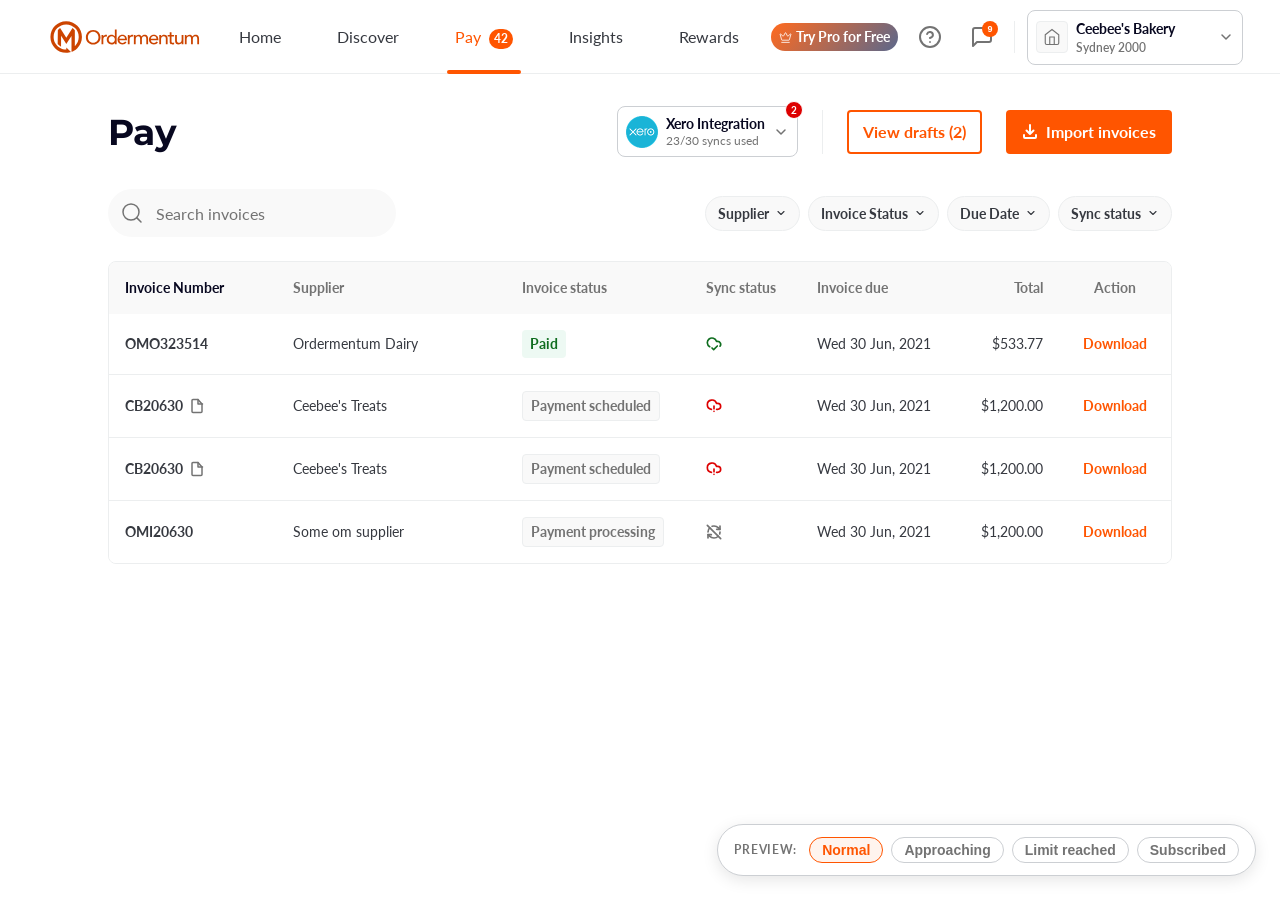
<file: pay/index.html>
<!DOCTYPE html>
<html lang="en">
<head>
  <meta charset="UTF-8" />
  <meta name="viewport" content="width=device-width, initial-scale=1.0" />
  <title>Ordermentum — Pay</title>
  <link rel="preconnect" href="https://fonts.googleapis.com" />
  <link rel="preconnect" href="https://fonts.gstatic.com" crossorigin />
  <link href="https://fonts.googleapis.com/css2?family=Lato:wght@400;600;700&family=Montserrat:wght@700&display=swap" rel="stylesheet" />
  <link rel="stylesheet" href="../style-guide/tokens.css" />
  <link rel="stylesheet" href="../style-guide/button.css" />
  <link rel="stylesheet" href="../style-guide/input.css" />
  <link rel="stylesheet" href="../style-guide/modal.css" />
  <link rel="stylesheet" href="../style-guide/lozenge.css" />
  <link rel="stylesheet" href="../style-guide/navbar.css" />
  <link rel="stylesheet" href="../style-guide/tabs.css" />
  <link rel="stylesheet" href="../style-guide/table.css" />
  <link rel="stylesheet" href="../style-guide/card.css" />
  <style>
    *, *::before, *::after { box-sizing: border-box; margin: 0; padding: 0; }
    [hidden] { display: none !important; }

    body {
      font-family: var(--font-family-body);
      font-size: var(--font-size-body);
      line-height: var(--font-line-height-body);
      font-weight: var(--font-weight-regular);
      color: var(--color-text-regular);
      background: var(--color-background-regular);
      min-height: 100vh;
    }

    /* ── Navbar height ───────────────────────────────────── */
    .navbar {
      height: 74px;
      padding-top: 0;
      padding-bottom: 0;
      border-bottom: none;
      position: relative;
    }

    .navbar::after {
      content: '';
      position: absolute;
      bottom: 0;
      left: 0;
      right: 0;
      height: 1px;
      background: var(--color-foreground-subtle);
      z-index: 0;
    }

    /* ── Tabs in navbar ──────────────────────────────────── */
    .navbar__left { align-self: stretch; gap: 20px; }
    .navbar__nav { gap: var(--space-l); }
    .navbar .tabs {
      padding-left: 0;
      background: transparent;
      align-self: stretch;
      gap: 40px;
    }

    .navbar .tabs::after {
      display: none;
    }

    .navbar .tab {
      padding-top: 0;
      height: 100%;
      justify-content: center;
      gap: 0;
    }

    .navbar .tab__bar {
      position: absolute;
      bottom: 0;
      z-index: 1;
    }

    /* ── Upgrade lozenge icon size override ─────────────── */
    .navbar__upgrade svg {
      width:  13px;
      height: 13px;
    }

    /* ── Venue avatar — Pro state ─────────────────────────── */
    .navbar__venue-avatar-inner {
      width: 32px;
      height: 32px;
      border-radius: 4px;
      background: var(--color-background-subtle);
      border: 1px solid var(--color-foreground-subtle);
      display: flex;
      align-items: center;
      justify-content: center;
    }
    .navbar__venue-avatar--pro .navbar__venue-avatar-inner {
      border-radius: 50%;
      background:
        linear-gradient(var(--color-background-regular), var(--color-background-regular)) padding-box,
        var(--gradient-pro) border-box;
      border: 1.5px solid transparent;
    }
    .navbar__venue-avatar--pro .navbar__avatar-icon--house {
      display: none !important;
    }
    .navbar__venue-avatar--pro .navbar__avatar-icon--crown {
      display: block !important;
      stroke: url(#pro-gradient);
    }

    /* ── Venue switcher — gradient border when Pro ────────── */
    .navbar__venue--pro {
      background:
        linear-gradient(var(--color-background-regular), var(--color-background-regular)) padding-box,
        var(--gradient-pro) border-box;
      border: 1.5px solid transparent;
    }
    .navbar__venue--pro:hover {
      background:
        linear-gradient(var(--color-background-subtle), var(--color-background-subtle)) padding-box,
        var(--gradient-pro) border-box;
      border-color: transparent;
    }

    /* ── Navbar badge ────────────────────────────────────── */
    .navbar__nav-badge {
      display: inline-flex;
      align-items: center;
      justify-content: center;
      min-width: 20px;
      height: 20px;
      padding: 0 5px;
      border-radius: var(--radius-full);
      background: var(--color-primary-brand);
      font-family: var(--font-family-body);
      font-size: var(--font-size-label-xsmall);
      font-weight: var(--font-weight-bold);
      color: var(--palette-white-100);
      margin-left: 4px;
    }

    .navbar__notification-btn {
      position: relative;
    }

    /* ── Preview switcher ──────────────────────────────────── */
    .subs-preview-bar {
      position: fixed;
      bottom: 24px;
      right: 24px;
      z-index: 100;
      display: flex;
      align-items: center;
      gap: var(--space-xxs);
      padding: var(--space-xs) var(--space-s);
      background: var(--color-background-regular);
      border: 1px solid var(--color-foreground-regular);
      border-radius: var(--radius-full);
      box-shadow: 0 4px 16px rgba(0,0,0,0.10);
    }
    .subs-preview-bar__label {
      font-size: var(--font-size-label-xsmall);
      font-weight: var(--font-weight-bold);
      color: var(--color-text-subtle);
      text-transform: uppercase;
      letter-spacing: 0.06em;
      margin-right: var(--space-xxxs);
    }
    .subs-preview-btn {
      font-size: var(--font-size-label-small);
      font-weight: var(--font-weight-semibold);
      color: var(--color-text-subtle);
      background: none;
      border: 1px solid var(--color-foreground-regular);
      border-radius: var(--radius-full);
      padding: var(--space-xxxs) var(--space-xs);
      cursor: pointer;
      transition: color 0.15s, border-color 0.15s, background 0.15s;
    }
    .subs-preview-btn--active {
      color: var(--color-primary-brand);
      border-color: var(--color-primary-brand);
      background: var(--color-background-special);
    }

    /* ── Pay page layout ─────────────────────────────────── */
    .pay-page {
      padding: var(--space-xl) 108px;
      max-width: 1485px;
      margin: 0 auto;
    }

    /* ── Pay header ──────────────────────────────────────── */
    .pay-header {
      display: flex;
      align-items: center;
      justify-content: space-between;
      margin-bottom: var(--space-xl);
    }

    .pay-heading {
      font-family: var(--font-family-display);
      font-size: var(--font-size-h1);
      font-weight: var(--font-weight-bold);
      line-height: var(--font-line-height-h1);
      color: var(--color-text-strong);
      display: flex;
      align-items: center;
      gap: var(--space-xxs);
    }
    .pay-heading__crown {
      flex-shrink: 0;
    }

    .pay-header-actions {
      display: flex;
      align-items: center;
      gap: var(--space-l);
    }

    /* ── Accounting sync wrapper + dropdown ─────────────── */
    .accounting-sync-wrap {
      position: relative;
      display: flex;
      align-items: center;
      gap: var(--space-xxs);
    }

    .sync-status-lozenge {
      display: inline-flex;
      align-items: center;
      padding: 4px 10px;
      border-radius: var(--radius-m);
      font-family: var(--font-family-body);
      font-size: var(--font-size-label-small);
      font-weight: var(--font-weight-bold);
      white-space: nowrap;
      flex-shrink: 0;
    }
    .sync-status-lozenge--warning { background: var(--palette-lemon-00); color: var(--color-warning-foreground); }
    .sync-status-lozenge--error   { background: var(--palette-ruby-00); color: var(--color-error-foreground); }


    .accounting-sync-dropdown {
      display: flex;
      position: absolute;
      top: calc(100% + 8px);
      left: 0;
      min-width: 400px;
      background: var(--color-background-regular);
      border: 1px solid var(--color-foreground-subtle);
      border-radius: var(--radius-m);
      box-shadow: var(--shadow-card);
      z-index: 200;
      overflow: hidden;
      flex-direction: column;
      opacity: 0;
      visibility: hidden;
      transform: translateY(-4px);
      transition: opacity 0.2s ease, visibility 0.2s ease, transform 0.2s ease;
    }

    .accounting-sync-dropdown.is-open {
      opacity: 1;
      visibility: visible;
      transform: translateY(0);
    }

    .sync-section {
      padding: 6px;
    }

    .sync-section + .sync-section {
      border-top: 1px solid var(--color-foreground-regular);
    }

    .sync-section--warning {
      background: var(--palette-lemon-00);
    }

    .sync-status-row {
      display: flex;
      align-items: center;
      justify-content: space-between;
      gap: var(--space-xxs);
      padding: 6px var(--space-xxs);
    }

    .sync-last-sync {
      font-family: var(--font-family-body);
      font-size: var(--font-size-label-small);
      font-weight: var(--font-weight-regular);
      color: var(--color-text-subtle);
      flex: 1;
    }

    .sync-help-btn {
      display: flex;
      align-items: center;
      justify-content: center;
      width: 36px;
      height: 36px;
      background: none;
      border: none;
      cursor: pointer;
      color: var(--color-text-subtle);
      border-radius: 50%;
      padding: 0;
      flex-shrink: 0;
      transition: color 0.15s ease, background 0.15s ease;
    }
    .sync-help-btn:hover {
      color: var(--color-text-regular);
      background: var(--color-background-subtle);
    }
    .sync-help-btn svg {
      width: 18px;
      height: 18px;
    }

    .sync-section-label {
      font-family: var(--font-family-body);
      font-size: var(--font-size-label-xsmall);
      font-weight: var(--font-weight-semibold, 600);
      color: var(--color-text-subtle);
      padding: 6px var(--space-xxs) 2px;
      display: block;
    }

    .sync-menu-item {
      display: flex;
      align-items: center;
      gap: var(--space-xxs);
      padding: 6px var(--space-xxs);
      border-radius: var(--radius-s);
      cursor: pointer;
      width: 100%;
      background: none;
      border: none;
      text-align: left;
      text-decoration: none;
      transition: background 0.1s ease;
    }

    .sync-menu-item:hover {
      background: var(--color-background-subtle);
    }
    .sync-section--warning .sync-menu-item:hover {
      background: rgba(255,255,255,0.5);
    }

    .sync-menu-item__icon {
      display: flex;
      align-items: center;
      flex-shrink: 0;
      color: var(--color-text-subtle);
    }

    .sync-menu-item__icon svg {
      width: 16px;
      height: 16px;
      stroke: currentColor;
      stroke-width: 1.5;
      fill: none;
    }

    .sync-menu-item__label {
      flex: 1;
      font-family: var(--font-family-body);
      font-size: var(--font-size-label-small);
      font-weight: var(--font-weight-regular);
      color: var(--color-text-regular);
    }

    .sync-menu-item__icon.sync-upsell-icon svg {
      width: 18px;
      height: 18px;
      stroke: none;
      stroke-width: 2;
      overflow: visible;
    }
    .sync-upsell-text {
      font-size: var(--font-size-label-small);
      font-weight: var(--font-weight-bold);
      background: var(--gradient-pro);
      -webkit-background-clip: text;
      -webkit-text-fill-color: transparent;
      background-clip: text;
    }

    .sync-fix-btn {
      font-family: var(--font-family-body);
      font-size: var(--font-size-label-small);
      font-weight: var(--font-weight-semibold);
      color: var(--color-primary-brand);
      background: none;
      border: none;
      cursor: pointer;
      padding: 0 4px;
      flex-shrink: 0;
    }

    .sync-fix-btn:hover {
      text-decoration: underline;
    }


    .sync-upgrade-btn {
      display: inline-flex;
      align-items: center;
      gap: var(--space-xxxs);
      padding: var(--space-xxxs) var(--space-xxs);
      border-radius: var(--radius-s);
      border: none;
      cursor: pointer;
      background: linear-gradient(131.85deg, var(--color-pro-1), var(--color-pro-2));
      color: var(--palette-white-100);
      font-family: var(--font-family-body);
      font-size: var(--font-size-label-small);
      font-weight: var(--font-weight-bold);
      white-space: nowrap;
      flex-shrink: 0;
      text-decoration: none;
    }

    .sync-upgrade-btn svg {
      width: 16px;
      height: 16px;
      stroke: currentColor;
      stroke-width: 1.5;
      fill: none;
    }

    /* ── Accounting sync button ──────────────────────────── */
    .accounting-sync-btn {
      display: flex;
      align-items: center;
      gap: var(--space-xxs);
      padding: var(--space-xxs);
      position: relative;
      border: 1px solid var(--color-foreground-regular);
      border-radius: var(--radius-m);
      background: var(--color-background-regular);
      cursor: pointer;
      transition: background 0.15s ease, border-color 0.15s ease;
    }

    .accounting-sync-btn:hover {
      background: var(--color-background-subtle);
      border-color: var(--color-foreground-subtle);
    }

    .accounting-sync-avatar {
      width: 32px;
      height: 32px;
      flex-shrink: 0;
      display: flex;
      align-items: center;
      justify-content: center;
    }

    .accounting-sync-label {
      display: flex;
      flex-direction: column;
      align-items: flex-start;
      gap: 1px;
      white-space: nowrap;
      text-align: left;
    }

    .accounting-sync-title {
      font-family: var(--font-family-body);
      font-size: var(--font-size-label-small);
      font-weight: var(--font-weight-bold);
      color: var(--color-text-strong);
    }

    .accounting-sync-subtitle {
      font-family: var(--font-family-body);
      font-size: var(--font-size-label-xsmall);
      font-weight: var(--font-weight-regular);
      color: var(--color-text-subtle);
    }

    .accounting-sync-chevron {
      display: flex;
      align-items: center;
      color: var(--color-text-subtle);
    }

    .accounting-sync-chevron svg {
      width: 16px;
      height: 16px;
      stroke: currentColor;
      stroke-width: 1.5;
      fill: none;
      transition: transform 0.2s ease;
    }
    .accounting-sync-btn[aria-expanded="true"] .accounting-sync-chevron svg {
      transform: rotate(180deg);
    }

    /* ── Usage gating — button dot indicator ─────────────── */
    .accounting-sync-avatar { position: relative; }
    .sync-usage-dot {
      position: absolute;
      top: -6px;
      right: -6px;
      min-width: 18px;
      height: 18px;
      border-radius: 9px;
      border: 1.5px solid var(--color-background-regular);
      pointer-events: auto;
      font-family: var(--font-family-body);
      font-size: 10px;
      font-weight: var(--font-weight-bold);
      color: var(--palette-white-100);
      display: flex;
      align-items: center;
      justify-content: center;
      padding: 0 4px;
      box-sizing: border-box;
    }
    .sync-usage-dot[hidden] { display: none; }
    .sync-usage-dot--warning { background: var(--color-warning-foreground); }
    .sync-usage-dot--error   { background: var(--color-error-foreground); }

    .sync-usage-dot::after {
      content: attr(data-tooltip);
      position: absolute;
      top: calc(100% + 6px);
      left: 50%;
      transform: translateX(-50%);
      background: var(--color-text-strong);
      color: var(--palette-white-100);
      font-size: var(--font-size-label-xsmall);
      font-weight: var(--font-weight-regular);
      padding: var(--space-xxxs) var(--space-xxs);
      border-radius: var(--radius-s);
      white-space: nowrap;
      opacity: 0;
      visibility: hidden;
      transition: opacity 0.15s ease, visibility 0.15s ease;
      pointer-events: none;
      z-index: 300;
    }
    .sync-usage-dot:hover::after {
      opacity: 1;
      visibility: visible;
    }


    /* ── Usage history modal ──────────────────────────────── */
    .usage-history-list { display: flex; flex-direction: column; }
    .usage-history-row {
      display: flex;
      align-items: center;
      gap: 10px;
      padding: 14px 0;
      border-bottom: 1px solid var(--color-foreground-subtle);
    }
    .usage-history-row--last { border-bottom: none; }
    .usage-history-month {
      font-family: var(--font-family-body);
      font-size: var(--font-size-body);
      font-weight: var(--font-weight-bold);
      color: var(--color-text-strong);
      flex-shrink: 0;
      min-width: 148px;
    }
    .usage-history-count {
      margin-left: auto;
      font-family: var(--font-family-body);
      font-size: var(--font-size-label-small);
      font-weight: var(--font-weight-regular);
      color: var(--color-text-regular);
      white-space: nowrap;
    }
    .usage-history-count--warning { color: var(--color-warning-foreground); font-weight: var(--font-weight-semibold); }
    .usage-history-count--error   { color: var(--color-error-foreground); font-weight: var(--font-weight-semibold); }
    .usage-history-cta {
      position: relative;
      display: flex;
      align-items: center;
      gap: var(--space-s);
      padding: var(--space-s);
      background: var(--color-background-subtle);
      border-radius: var(--radius-m);
    }
    .usage-history-cta::before {
      content: '';
      position: absolute;
      top: 0; left: 0; right: 0;
      height: 2px;
      background: var(--gradient-pro);
      border-radius: var(--radius-m) var(--radius-m) 0 0;
    }
    .usage-history-cta__left { flex: 1; min-width: 0; }
    .usage-history-cta__title {
      display: flex;
      align-items: center;
      gap: 6px;
      font-family: var(--font-family-body);
      font-size: var(--font-size-label-small);
      font-weight: var(--font-weight-bold);
      color: var(--color-text-strong);
      margin-bottom: 4px;
    }
    .usage-history-cta__title svg { width: 16px; height: 16px; stroke: var(--color-pro-1); stroke-width: 1.5; fill: none; flex-shrink: 0; }
    .usage-history-cta__desc { font-family: var(--font-family-body); font-size: 13px; color: var(--color-text-subtle); line-height: 18px; }

    /* ── Header divider ──────────────────────────────────── */
    .pay-header-divider {
      width: 1px;
      height: 44px;
      background: var(--color-foreground-subtle);
      flex-shrink: 0;
    }

    /* ── Toolbar (search + filters) ──────────────────────── */
    .pay-toolbar {
      display: flex;
      align-items: center;
      justify-content: space-between;
      margin-bottom: var(--space-l);
    }

    .pay-search {
      display: flex;
      align-items: center;
      gap: var(--space-xs);
      padding: 12px 20px 12px 12px;
      background: var(--color-background-subtle);
      border-radius: var(--radius-full);
      width: 288px;
      flex-shrink: 0;
    }

    .pay-search svg {
      width: 24px;
      height: 24px;
      stroke: var(--color-text-subtle);
      stroke-width: 1.5;
      fill: none;
      flex-shrink: 0;
    }

    .pay-search input {
      background: none;
      border: none;
      outline: none;
      font-family: var(--font-family-body);
      font-size: var(--font-size-body);
      font-weight: var(--font-weight-regular);
      color: var(--color-text-regular);
      width: 100%;
    }

    .pay-search input::placeholder {
      color: var(--color-text-subtle);
    }

    .pay-filters {
      display: flex;
      align-items: center;
      gap: var(--space-xxs);
    }

    /* ── Filter chip ─────────────────────────────────────── */
    .filter-chip {
      display: flex;
      align-items: center;
      gap: 6px;
      padding: 8px 12px;
      background: var(--color-background-subtle);
      border: 1px solid var(--color-foreground-subtle);
      border-radius: var(--radius-full);
      cursor: pointer;
      font-family: var(--font-family-body);
      font-size: var(--font-size-label-small);
      font-weight: var(--font-weight-bold);
      color: var(--color-text-regular);
      white-space: nowrap;
      transition: background 0.15s ease;
    }

    .filter-chip:hover {
      background: var(--color-foreground-subtle);
    }

    .filter-chip svg {
      width: 12px;
      height: 12px;
      stroke: var(--color-text-subtle);
      stroke-width: 1.5;
      fill: none;
      flex-shrink: 0;
    }

    /* ── Invoice number with external icon ───────────────── */
    .invoice-number {
      display: flex;
      align-items: center;
      gap: 6px;
      font-weight: var(--font-weight-bold);
    }

    .invoice-external-icon {
      display: flex;
      align-items: center;
      color: var(--color-text-subtle);
      flex-shrink: 0;
    }

    .invoice-external-icon svg {
      width: 16px;
      height: 16px;
      stroke: currentColor;
      stroke-width: 1.5;
      fill: none;
    }

    /* ── Status lozenges ─────────────────────────────────── */
    .lozenge-paid {
      display: inline-flex;
      padding: var(--space-xxxs) var(--space-xxs);
      border-radius: var(--radius-s);
      background: var(--palette-emerald-00);
      font-family: var(--font-family-body);
      font-size: var(--font-size-label-small);
      font-weight: var(--font-weight-bold);
      color: var(--color-success-foreground);
      white-space: nowrap;
    }

    .lozenge-neutral {
      display: inline-flex;
      padding: var(--space-xxxs) var(--space-xxs);
      border-radius: var(--radius-s);
      background: var(--color-background-subtle);
      border: 1px solid var(--color-foreground-subtle);
      font-family: var(--font-family-body);
      font-size: var(--font-size-label-small);
      font-weight: var(--font-weight-bold);
      color: var(--color-text-subtle);
      white-space: nowrap;
    }

    /* ── Sync status icon ────────────────────────────────── */
    .sync-icon {
      display: flex;
      align-items: center;
    }

    .sync-icon svg {
      width: 16px;
      height: 16px;
      stroke-width: 1.5;
      fill: none;
    }

    .sync-icon svg            { stroke-width: 2.5; }
    .sync-icon--synced svg    { stroke: var(--color-success-foreground); }
    .sync-icon--failed svg    { stroke: var(--color-error-foreground); }
    .sync-icon--unsynced svg  { stroke: var(--color-text-subtle); }

    /* ── Table overrides ─────────────────────────────────── */
    .table__th--active {
      color: var(--color-text-strong);
    }

    /* ── Import invoices button icon ─────────────────────── */
    .btn--primary svg {
      width: 16px;
      height: 16px;
      stroke: currentColor;
      stroke-width: 2;
      fill: none;
      flex-shrink: 0;
    }

    /* ── Notification badge ──────────────────────────────── */
    .notification-badge {
      position: absolute;
      top: 4px;
      right: 4px;
      min-width: 16px;
      height: 16px;
      padding: 0 3px;
      border-radius: var(--radius-full);
      background: var(--color-primary-brand);
      font-size: 9px;
      font-weight: var(--font-weight-bold);
      color: var(--palette-white-100);
      display: flex;
      align-items: center;
      justify-content: center;
      line-height: 1;
    }

    /* ── Venue switcher dropdown ─────────────────────────── */
    .venue-switcher {
      position: relative;
    }

    .venue-dropdown {
      display: none;
      position: absolute;
      top: calc(100% + 8px);
      right: 0;
      width: 340px;
      background: var(--color-background-regular);
      border-radius: var(--radius-s);
      box-shadow: var(--shadow-white-on-white);
      border: 1px solid var(--color-foreground-subtle);
      z-index: 200;
      padding-bottom: var(--space-s);
      flex-direction: column;
      gap: var(--space-xs);
    }

    .venue-dropdown.is-open {
      display: flex;
    }

    .venue-dropdown__section {
      display: flex;
      flex-direction: column;
      gap: 0;
      padding-top: 16px;
    }

    .venue-dropdown__section-label {
      font-family: var(--font-family-body);
      font-size: var(--font-size-label-xsmall);
      font-weight: var(--font-weight-bold);
      line-height: var(--font-line-height-label-xsmall);
      color: var(--color-text-subtle);
      padding: 0 16px 4px;
    }

    .venue-dropdown__row {
      display: flex;
      align-items: center;
      gap: var(--space-xs);
      padding: 4px 16px;
      cursor: pointer;
      transition: background 0.15s ease;
    }

    .venue-dropdown__row:hover {
      background: var(--color-background-special);
    }
    .venue-dropdown__row:hover .venue-dropdown__name {
      color: var(--color-primary-brand);
    }
    .venue-dropdown__row:hover:not(.venue-dropdown__row--pro) .venue-dropdown__avatar--icon {
      border-color: var(--color-primary-brand);
    }
    .venue-dropdown__row:hover:not(.venue-dropdown__row--pro) .venue-dropdown__avatar--icon svg {
      stroke: var(--color-primary-brand);
    }
    .venue-dropdown__row:hover .venue-dropdown__settings {
      color: var(--color-primary-brand);
    }

    .venue-dropdown__row--selected {
      background: var(--color-background-special);
    }

    .venue-dropdown__row--selected:hover {
      background: var(--color-background-special);
    }

    .venue-dropdown__avatar {
      width: 40px;
      height: 40px;
      border-radius: 50%;
      flex-shrink: 0;
      display: flex;
      align-items: center;
      justify-content: center;
      overflow: hidden;
    }

    .venue-dropdown__avatar--icon {
      flex-shrink: 0;
      display: flex;
      align-items: center;
      justify-content: center;
      border: 1px solid var(--color-foreground-subtle);
      border-radius: 100px;
      padding: 10px;
    }

    .venue-dropdown__avatar--text {
      background: #4a90d9;
      font-family: var(--font-family-body);
      font-size: var(--font-size-body);
      font-weight: var(--font-weight-bold);
      color: var(--palette-white-100);
    }

    .venue-dropdown__avatar--icon svg {
      width: 20px;
      height: 20px;
      stroke: var(--color-text-subtle);
      stroke-width: 1.5;
      fill: none;
    }

    .venue-dropdown__row--pro {
      position: relative;
    }
    .venue-dropdown__row--pro::before {
      content: '';
      position: absolute;
      left: 0;
      top: 6px;
      bottom: 6px;
      width: 2px;
      background: var(--gradient-pro);
      border-radius: 1px;
    }
    .venue-dropdown__row--pro .venue-dropdown__avatar--icon {
      background:
        linear-gradient(var(--color-background-regular), var(--color-background-regular)) padding-box,
        var(--gradient-pro) border-box;
      border: 1.5px solid transparent;
    }
    .venue-dropdown__row--pro .venue-dropdown__avatar--icon .dd-icon-house {
      display: none;
    }
    .venue-dropdown__row--pro .venue-dropdown__avatar--icon .dd-icon-crown {
      display: block !important;
      stroke: url(#pro-gradient);
    }

    .venue-dropdown__info {
      flex: 1;
      min-width: 0;
      display: flex;
      flex-direction: column;
      gap: var(--space-xxxs);
    }

    .venue-dropdown__name {
      font-family: var(--font-family-body);
      font-size: var(--font-size-body);
      font-weight: var(--font-weight-bold);
      line-height: var(--font-line-height-body-small);
      color: var(--palette-black-100);
      white-space: nowrap;
      overflow: hidden;
      text-overflow: ellipsis;
    }

    .venue-dropdown__location {
      font-family: var(--font-family-body);
      font-size: var(--font-size-label-xsmall);
      font-weight: var(--font-weight-regular);
      line-height: var(--font-line-height-label-xsmall);
      color: var(--color-text-subtle);
    }

    .venue-dropdown__settings {
      flex-shrink: 0;
      display: flex;
      align-items: center;
      justify-content: center;
      background: none;
      border: none;
      cursor: pointer;
      color: var(--color-text-subtle);
      padding: 2px;
    }

    .venue-dropdown__settings svg {
      width: 20px;
      height: 20px;
      stroke: currentColor;
      stroke-width: 1.5;
      fill: none;
    }

    .venue-dropdown__settings:hover {
      color: var(--color-text-strong);
    }

    .venue-dropdown__signed-label {
      font-family: var(--font-family-body);
      font-size: var(--font-size-label-xsmall);
      font-weight: var(--font-weight-bold);
      line-height: var(--font-line-height-label-xsmall);
      color: var(--color-text-subtle);
      padding: 0 16px;
    }

    .venue-dropdown__user {
      display: flex;
      align-items: center;
      gap: var(--space-xs);
      padding: var(--space-xs) var(--space-s);
      background: var(--color-foreground-subtle);
    }

    .venue-dropdown__user-initials {
      width: 40px;
      height: 40px;
      border-radius: 50%;
      background: var(--color-background-regular);
      flex-shrink: 0;
      display: flex;
      align-items: center;
      justify-content: center;
      font-family: var(--font-family-body);
      font-size: var(--font-size-body);
      font-weight: var(--font-weight-bold);
      color: var(--color-text-subtle);
    }

    .venue-dropdown__user-info {
      display: flex;
      flex-direction: column;
      gap: var(--space-xxxs);
    }

    .venue-dropdown__user-name {
      font-family: var(--font-family-body);
      font-size: var(--font-size-body);
      font-weight: var(--font-weight-bold);
      line-height: var(--font-line-height-body-small);
      color: var(--palette-black-100);
    }

    .venue-dropdown__user-email {
      font-family: var(--font-family-body);
      font-size: var(--font-size-label-small);
      font-weight: var(--font-weight-regular);
      line-height: 16px;
      color: var(--color-text-regular);
    }

    .venue-dropdown__divider {
      height: 1px;
      background: var(--color-foreground-subtle);
      margin: 0;
      flex-shrink: 0;
    }

    .venue-dropdown__menu-item {
      display: block;
      padding: 0 16px;
      font-family: var(--font-family-body);
      font-size: var(--font-size-label-small);
      font-weight: var(--font-weight-bold);
      line-height: var(--font-line-height-body-small);
      color: var(--palette-black-100);
      text-decoration: none;
      cursor: pointer;
      transition: background 0.15s ease;
    }

    .venue-dropdown__menu-item:hover {
      background: var(--color-background-subtle);
    }

    /* ── Filter dropdown ─────────────────────────────── */
    .filter-dropdown {
      position: absolute;
      top: calc(100% + 4px);
      left: 0;
      z-index: 200;
      background: var(--color-background-regular);
      border: 1px solid var(--color-foreground-subtle);
      border-radius: var(--radius-m);
      box-shadow: 0 4px 12px rgba(0,0,0,0.12);
      list-style: none;
      margin: 0;
      padding: 4px;
      min-width: 148px;
    }
    .filter-dropdown__item {
      padding: 8px 12px;
      border-radius: 4px;
      font-family: var(--font-family-body);
      font-size: var(--font-size-label-small);
      color: var(--color-text-regular);
      cursor: pointer;
    }
    .filter-dropdown__item:hover {
      background: var(--color-background-subtle);
    }
    .filter-dropdown__item--active {
      font-weight: var(--font-weight-bold);
      color: var(--color-text-strong);
    }

    /* ── Filter chip active state ───────────────────── */
    .filter-chip--active {
      background: var(--color-primary-brand);
      border-color: var(--color-primary-brand);
      color: var(--palette-white-100);
    }
    .filter-chip--active svg {
      stroke: var(--palette-white-100);
    }

    /* ── Mobile nav elements (hidden on desktop) ─────────── */
    .navbar__hamburger {
      display: none;
      align-items: center;
      justify-content: center;
      background: none;
      border: none;
      cursor: pointer;
      padding: 0;
      color: var(--color-text-strong);
    }
    .navbar__hamburger svg { width: 24px; height: 24px; }
    .navbar__page-title {
      display: none;
      font-family: var(--font-family-display);
      font-size: var(--font-size-h3);
      font-weight: var(--font-weight-bold);
      color: var(--color-text-strong);
    }
    .mobile-only { display: none; }

    /* ── Tablet breakpoint ───────────────────────────────── */
    @media (max-width: 1024px) {
      .navbar .tabs { display: none; }
      .mobile-only { display: flex; }
      .desktop-only { display: none; }
      .pay-page { padding: 32px 32px; }
      .pay-header { flex-direction: column; align-items: stretch; gap: var(--space-s); }
      .pay-header-actions { flex-wrap: wrap; gap: var(--space-xs); }
      .pay-toolbar { flex-direction: row; flex-wrap: wrap; gap: var(--space-xs); }
      .pay-search { width: 100%; flex: 1; }
      .pay-filters { flex-wrap: wrap; }
    }

    /* ── Mobile breakpoint ───────────────────────────────── */
    @media (max-width: 768px) {
      /* Navbar */
      .navbar { height: 56px; }
      .navbar__logo { display: none; }
      .navbar__hamburger { display: flex; }
      .navbar__page-title { display: block; }
      .navbar__left { gap: var(--space-xs); }
      .navbar__right { gap: var(--space-xxs); }
      .navbar__venue-info { display: none; }
      .navbar__venue-chevron { display: none; }
      .navbar__venue { padding: 0; gap: 0; width: auto; border: none; background: none; }
      .notification-badge { display: none; }

      /* Layout */
      .pay-page { padding: 20px 16px; }
      .pay-heading { display: none; }
      .pay-header-divider { display: none; }
      .pay-header-actions { flex-wrap: wrap; gap: var(--space-xs); }
      .accounting-sync-label { width: auto; }
      /* Button pair: side by side */
      .pay-header-actions .btn--secondary,
      .pay-header-actions .btn--primary { flex: 1; justify-content: center; }

      /* Sync dropdown */
      .accounting-sync-dropdown { min-width: unset; width: 100%; }

      /* Toolbar */
      .pay-toolbar { flex-wrap: wrap; gap: var(--space-xs); }
      .pay-search { flex: 1; min-width: 0; }
      .pay-filters { display: none; }

      /* Table → Cards */
      .table-wrap { border-radius: 0; box-shadow: none; }
      .table { border-collapse: collapse; }
      .table thead { display: none; }
      .table tbody { display: block; }
      .table__tr {
        display: flex;
        flex-wrap: wrap;
        align-items: center;
        padding: 16px 12px;
        border-bottom: 1px solid var(--color-foreground-subtle);
        gap: var(--space-xxxs);
      }
      .table__tr:hover { background: none; }
      .table__td { padding: 0; border: none; }

      /* Show: status (3rd), invoice# (1st), supplier (2nd), total (6th) */
      /* Hide: sync status (4th), due date (5th), action (7th) */
      .table__td:nth-child(4),
      .table__td:nth-child(5),
      .table__td:nth-child(7) { display: none; }

      /* Status lozenge — full width first row */
      .table__td:nth-child(3) { order: -2; }

      /* Invoice number — second row */
      .table__td:nth-child(1) { order: -1; width: 100%; font-size: var(--font-size-body); }

      /* Supplier — third row */
      .table__td:nth-child(2) { order: 0; flex: 1; font-size: var(--font-size-label-small); color: var(--color-text-subtle); }

      /* Total — right aligned */
      .table__td:nth-child(6) { order: 1; margin-left: auto; font-weight: var(--font-weight-bold); }

      /* Status + total on same conceptual line — use flex row with status on left, total pushed right */
      .table__td:nth-child(3) {
        display: flex;
        align-items: center;
        gap: var(--space-xxs);
        width: auto;
        flex: 1;
      }
      .table__td:nth-child(6) {
        display: flex;
        align-items: center;
        gap: var(--space-xxxs);
      }
      /* Add chevron after total */
      .table__td:nth-child(6)::after {
        content: '';
        display: inline-block;
        width: 16px;
        height: 16px;
        margin-left: 4px;
        background: var(--color-primary-brand);
        -webkit-mask: url("data:image/svg+xml,%3Csvg xmlns='http://www.w3.org/2000/svg' viewBox='0 0 24 24' fill='none' stroke='currentColor' stroke-width='2.5' stroke-linecap='round' stroke-linejoin='round'%3E%3Cpath d='M9 18l6-6-6-6'/%3E%3C/svg%3E") center/contain no-repeat;
        mask: url("data:image/svg+xml,%3Csvg xmlns='http://www.w3.org/2000/svg' viewBox='0 0 24 24' fill='none' stroke='currentColor' stroke-width='2.5' stroke-linecap='round' stroke-linejoin='round'%3E%3Cpath d='M9 18l6-6-6-6'/%3E%3C/svg%3E") center/contain no-repeat;
        flex-shrink: 0;
      }

      /* Make status + total sit on same row */
      .table__tr {
        display: grid;
        grid-template-columns: 1fr auto;
        grid-template-rows: auto auto auto;
        gap: 2px 8px;
        align-items: center;
      }
      .table__td:nth-child(3) { grid-column: 1; grid-row: 1; }
      .table__td:nth-child(6) { grid-column: 2; grid-row: 1 / 4; align-self: center; }
      .table__td:nth-child(1) { grid-column: 1; grid-row: 2; }
      .table__td:nth-child(2) { grid-column: 1; grid-row: 3; }
    }

    /* ── Invoice detail view ─────────────────────────────── */
    .invoice-detail {
      padding: var(--space-xl) 108px;
      max-width: 1485px;
      display: flex;
      flex-direction: column;
      gap: var(--space-xl);
    }

    /* Header */
    .invoice-detail__header {
      display: flex;
      justify-content: space-between;
      align-items: flex-start;
    }
    .invoice-detail__header-left {
      display: flex;
      flex-direction: column;
      gap: var(--space-xxxs);
    }
    .invoice-detail__title-row {
      display: flex;
      align-items: center;
      gap: var(--space-xs);
    }
    .invoice-detail__back {
      display: flex;
      align-items: center;
      justify-content: center;
      width: var(--space-xl);
      height: var(--space-xl);
      border: none;
      background: none;
      cursor: pointer;
      color: var(--color-text-regular);
      border-radius: var(--radius-s);
    }
    .invoice-detail__back:hover {
      background: var(--color-background-subtle);
    }
    .invoice-detail__back svg {
      width: 20px;
      height: 20px;
      stroke: currentColor;
      stroke-width: 2;
      fill: none;
    }
    .invoice-detail__title {
      font-family: var(--font-family-display);
      font-size: var(--font-size-h1);
      font-weight: var(--font-weight-bold);
      line-height: var(--font-line-height-h1);
      color: var(--color-text-strong);
    }
    .invoice-detail__subtitle {
      font-size: var(--font-size-body);
      color: var(--color-text-subtle);
      padding-left: 44px; /* align with title after back button */
    }
    .invoice-detail__sync {
      display: flex;
      align-items: center;
      gap: var(--space-xxs);
      padding-left: 44px;
      font-size: var(--font-size-label-small);
      font-weight: var(--font-weight-regular);
      color: var(--color-text-regular);
    }
    .invoice-detail__sync-icon {
      width: 16px;
      height: 16px;
      stroke: var(--color-success-foreground);
    }
    .invoice-detail__actions {
      display: flex;
      align-items: center;
      gap: var(--space-xxs);
      padding-top: var(--space-xxs);
    }

    /* Info cards row */
    .invoice-detail__info {
      display: flex;
      border: 1px solid var(--color-foreground-subtle);
      border-radius: var(--radius-s);
    }
    .invoice-detail__info-col {
      flex: 1 0 0;
      min-width: 0;
      display: flex;
      gap: var(--space-xs);
      align-items: flex-start;
      padding: var(--space-l) 10px;
      border-right: 1px solid var(--color-foreground-subtle);
    }
    .invoice-detail__info-col:last-child {
      border-right: none;
    }
    .invoice-detail__info-col svg {
      width: 20px;
      height: 20px;
      stroke: var(--color-text-subtle);
      stroke-width: 2;
      fill: none;
      flex-shrink: 0;
    }
    .invoice-detail__info-body {
      display: flex;
      flex-direction: column;
      gap: var(--space-xxxs);
    }
    .invoice-detail__info-label {
      font-family: var(--font-family-body);
      font-size: var(--font-size-label-small);
      font-weight: var(--font-weight-bold);
      line-height: var(--font-line-height-label-small);
      color: var(--color-text-regular);
    }
    .invoice-detail__info-value {
      font-family: var(--font-family-body);
      font-size: var(--font-size-label-small);
      font-weight: var(--font-weight-regular);
      line-height: var(--font-line-height-label-small);
      color: var(--color-text-regular);
    }
    .invoice-detail__info-sub {
      font-family: var(--font-family-body);
      font-size: var(--font-size-label-small);
      font-weight: var(--font-weight-regular);
      line-height: var(--font-line-height-label-small);
      color: var(--color-text-subtle);
    }
    .invoice-detail__info-value--link {
      font-size: var(--font-size-body);
      font-weight: var(--font-weight-bold);
      line-height: var(--font-line-height-body);
      color: var(--color-primary-brand);
      text-decoration: none;
    }

    /* Line items table — all cells left-aligned */
    .invoice-detail .table__th,
    .invoice-detail .table__td,
    .invoice-detail .table__td--right {
      text-align: left;
    }

    /* Summary */
    .invoice-detail__summary {
      margin-left: auto;
      width: 380px;
      display: flex;
      flex-direction: column;
      gap: var(--space-xxs);
    }
    .invoice-detail__summary-row {
      display: flex;
      justify-content: space-between;
      font-family: var(--font-family-body);
      font-size: var(--font-size-body);
      color: var(--color-text-regular);
    }
    .invoice-detail__summary-row--subtle {
      color: var(--color-text-subtle);
    }
    .invoice-detail__summary-divider {
      border: none;
      border-top: 1px solid var(--color-foreground-subtle);
      margin: var(--space-xxs) 0;
    }
    .invoice-detail__summary-total {
      display: flex;
      justify-content: space-between;
      font-family: var(--font-family-display);
      font-size: var(--font-size-h3);
      font-weight: var(--font-weight-bold);
      line-height: var(--font-line-height-h3);
      color: var(--color-text-strong);
      padding-top: var(--space-xxs);
    }
  </style>
</head>
<body>

  <!-- Hidden SVG defs for Pro gradient stroke -->
  <svg aria-hidden="true" style="position:absolute;width:0;height:0;overflow:hidden">
    <defs>
      <linearGradient id="pro-gradient" x1="0%" y1="0%" x2="100%" y2="100%">
        <stop offset="0%" stop-color="#fb6a22"/>
        <stop offset="100%" stop-color="#5b688c"/>
      </linearGradient>
      <linearGradient id="pro-gradient-sync" x1="0%" y1="0%" x2="100%" y2="100%" gradientUnits="objectBoundingBox">
        <stop offset="3.35%" stop-color="#fb6a22"/>
        <stop offset="100%" stop-color="#5b688c"/>
      </linearGradient>
      <linearGradient id="pro-gradient-stroke" gradientUnits="userSpaceOnUse" x1="0" y1="0" x2="24" y2="24">
        <stop offset="0%" stop-color="#fb6a22"/>
        <stop offset="100%" stop-color="#5b688c"/>
      </linearGradient>
    </defs>
  </svg>

  <!-- ── Navbar ──────────────────────────────────────────── -->
  <nav class="navbar">

    <div class="navbar__left">
      <!-- Hamburger (mobile only) -->
      <button class="navbar__hamburger" aria-label="Menu">
        <svg viewBox="0 0 24 24" fill="none" stroke="currentColor" stroke-width="2" stroke-linecap="round"><path d="M3 12h18"/><path d="M3 6h18"/><path d="M3 18h18"/></svg>
      </button>
      <span class="navbar__page-title">Pay</span>
      <!-- Logo -->
      <a href="../home/index.html" class="navbar__logo">
        <img src="../style-guide/om-logo.svg" alt="Ordermentum" width="171" height="32" style="display:block;width:171px;height:32px;" />
      </a>

      <!-- Nav tabs -->
      <nav class="tabs" role="tablist">
        <a href="../home/index.html" class="tab" role="tab" aria-selected="false">
          <span class="tab__label">Home</span>
          <span class="tab__bar"></span>
        </a>
        <a href="#" class="tab" role="tab" aria-selected="false">
          <span class="tab__label">Discover</span>
          <span class="tab__bar"></span>
        </a>
        <a href="#" class="tab tab--active" role="tab" aria-selected="true">
          <span class="tab__label">Pay <span class="navbar__nav-badge">42</span></span>
          <span class="tab__bar"></span>
        </a>
        <a href="#" class="tab" role="tab" aria-selected="false">
          <span class="tab__label">Insights</span>
          <span class="tab__bar"></span>
        </a>
        <a href="#" class="tab" role="tab" aria-selected="false">
          <span class="tab__label">Rewards</span>
          <span class="tab__bar"></span>
        </a>
      </nav>
    </div>

    <div class="navbar__right">
      <!-- Upgrade lozenge (3 states — show only one at a time) -->
      <a href="../home/index.html#subscriptions" class="navbar__upgrade" id="nav-lozenge-upgrade">
        <svg viewBox="0 0 24 24" fill="none" xmlns="http://www.w3.org/2000/svg" stroke="currentColor" stroke-width="2" stroke-linecap="round" stroke-linejoin="round"><path d="M11.562 3.266a.5.5 0 0 1 .876 0L15.39 8.87a1 1 0 0 0 1.516.294L21.183 5.5a.5.5 0 0 1 .798.519l-2.834 10.246a1 1 0 0 1-.956.734H5.81a1 1 0 0 1-.957-.734L2.02 6.02a.5.5 0 0 1 .798-.519l4.276 3.664a1 1 0 0 0 1.516-.294z"/><path d="M5 21h14"/></svg>
        Try Pro for Free
      </a>
      <a href="../home/index.html#subscriptions" class="navbar__upgrade" id="nav-lozenge-trial" hidden>
        <svg viewBox="0 0 24 24" fill="none" xmlns="http://www.w3.org/2000/svg" stroke="currentColor" stroke-width="2" stroke-linecap="round" stroke-linejoin="round"><path d="M11.562 3.266a.5.5 0 0 1 .876 0L15.39 8.87a1 1 0 0 0 1.516.294L21.183 5.5a.5.5 0 0 1 .798.519l-2.834 10.246a1 1 0 0 1-.956.734H5.81a1 1 0 0 1-.957-.734L2.02 6.02a.5.5 0 0 1 .798-.519l4.276 3.664a1 1 0 0 0 1.516-.294z"/><path d="M5 21h14"/></svg>
        Pro trial
      </a>
      <a href="../home/index.html#subscriptions" class="navbar__upgrade" id="nav-lozenge-subscribed" hidden>
        <svg viewBox="0 0 24 24" fill="none" xmlns="http://www.w3.org/2000/svg" stroke="currentColor" stroke-width="2" stroke-linecap="round" stroke-linejoin="round"><path d="M11.562 3.266a.5.5 0 0 1 .876 0L15.39 8.87a1 1 0 0 0 1.516.294L21.183 5.5a.5.5 0 0 1 .798.519l-2.834 10.246a1 1 0 0 1-.956.734H5.81a1 1 0 0 1-.957-.734L2.02 6.02a.5.5 0 0 1 .798-.519l4.276 3.664a1 1 0 0 0 1.516-.294z"/><path d="M5 21h14"/></svg>
        Pro
      </a>

      <!-- Help -->
      <button class="navbar__icon-btn" aria-label="Help">
        <svg viewBox="0 0 24 24" fill="none" xmlns="http://www.w3.org/2000/svg">
          <circle cx="12" cy="12" r="10" stroke="currentColor" stroke-width="2"/>
          <path d="M9.09 9a3 3 0 0 1 5.83 1c0 2-3 3-3 3" stroke="currentColor" stroke-width="2" stroke-linecap="round"/>
          <circle cx="12" cy="17" r="0.5" fill="currentColor" stroke="currentColor" stroke-width="1"/>
        </svg>
      </button>

      <!-- Chat -->
      <button class="navbar__icon-btn navbar__notification-btn" aria-label="Chat">
        <svg viewBox="0 0 24 24" fill="none" xmlns="http://www.w3.org/2000/svg">
          <path d="M21 15a2 2 0 0 1-2 2H7l-4 4V5a2 2 0 0 1 2-2h14a2 2 0 0 1 2 2z" stroke="currentColor" stroke-width="2" stroke-linecap="round" stroke-linejoin="round"/>
        </svg>
        <span class="notification-badge">9</span>
      </button>

      <!-- Divider -->
      <div class="navbar__divider"></div>

      <!-- Venue switcher -->
      <div class="venue-switcher">
        <button class="navbar__venue" id="venueSwitcher" aria-haspopup="true" aria-expanded="false">
          <div class="navbar__venue-avatar">
            <div class="navbar__venue-avatar-inner">
              <svg class="navbar__avatar-icon--house" width="18" height="18" viewBox="0 0 24 24" fill="none" stroke="var(--color-text-subtle)" stroke-width="1.5">
                <path d="M3 9l9-7 9 7v11a2 2 0 0 1-2 2H5a2 2 0 0 1-2-2z"/>
                <polyline points="9 22 9 12 15 12 15 22"/>
              </svg>
              <svg class="navbar__avatar-icon--crown" width="16" height="16" viewBox="0 0 24 24" fill="none" stroke-width="2" stroke-linecap="round" stroke-linejoin="round" style="display: none;">
                <path d="M11.562 3.266a.5.5 0 0 1 .876 0L15.39 8.87a1 1 0 0 0 1.516.294L21.183 5.5a.5.5 0 0 1 .798.519l-2.834 10.246a1 1 0 0 1-.956.734H5.81a1 1 0 0 1-.957-.734L2.02 6.02a.5.5 0 0 1 .798-.519l4.276 3.664a1 1 0 0 0 1.516-.294z" stroke="url(#pro-gradient-stroke)"/>
                <path d="M5 21h14" stroke="url(#pro-gradient-stroke)"/>
              </svg>
            </div>
          </div>
          <div class="navbar__venue-info">
            <span class="navbar__venue-name">Ceebee's Bakery</span>
            <span class="navbar__venue-location">Sydney 2000</span>
          </div>
          <div class="navbar__venue-chevron">
            <svg viewBox="0 0 16 16" fill="none" xmlns="http://www.w3.org/2000/svg">
              <path d="M4 6l4 4 4-4" stroke="currentColor" stroke-width="1.5" stroke-linecap="round" stroke-linejoin="round"/>
            </svg>
          </div>
        </button>

        <!-- Dropdown panel -->
        <div class="venue-dropdown" id="venueDropdown" role="menu">

          <!-- Venues section -->
          <div class="venue-dropdown__section">
            <div class="venue-dropdown__section-label">Venues</div>
            <div class="venue-dropdown__row venue-dropdown__row--selected" role="menuitem">
              <div class="venue-dropdown__avatar--icon">
                <svg class="dd-icon-house" viewBox="0 0 24 24" fill="none">
                  <path d="M3 9l9-7 9 7v11a2 2 0 0 1-2 2H5a2 2 0 0 1-2-2z" stroke="currentColor" stroke-width="1.5" stroke-linecap="round" stroke-linejoin="round"/>
                  <polyline points="9 22 9 12 15 12 15 22" stroke="currentColor" stroke-width="1.5" stroke-linecap="round" stroke-linejoin="round"/>
                </svg>
                <svg class="dd-icon-crown" viewBox="0 0 24 24" fill="none" stroke-width="2" stroke-linecap="round" stroke-linejoin="round" style="display:none;">
                  <path d="M11.562 3.266a.5.5 0 0 1 .876 0L15.39 8.87a1 1 0 0 0 1.516.294L21.183 5.5a.5.5 0 0 1 .798.519l-2.834 10.246a1 1 0 0 1-.956.734H5.81a1 1 0 0 1-.957-.734L2.02 6.02a.5.5 0 0 1 .798-.519l4.276 3.664a1 1 0 0 0 1.516-.294z" stroke="url(#pro-gradient-stroke)"/>
                  <path d="M5 21h14" stroke="url(#pro-gradient-stroke)"/>
                </svg>
              </div>
              <div class="venue-dropdown__info">
                <div class="venue-dropdown__name">Ceebee's Bakery</div>
                <div class="venue-dropdown__location">Sydney 2000</div>
              </div>
              <button class="venue-dropdown__settings" aria-label="Settings">
                <svg viewBox="0 0 24 24" fill="none"><circle cx="12" cy="12" r="3" stroke="currentColor" stroke-width="1.5"/><path stroke="currentColor" stroke-width="1.5" stroke-linecap="round" stroke-linejoin="round" d="M19.4 15a1.65 1.65 0 0 0 .33 1.82l.06.06a2 2 0 0 1-2.83 2.83l-.06-.06a1.65 1.65 0 0 0-1.82-.33 1.65 1.65 0 0 0-1 1.51V21a2 2 0 0 1-4 0v-.09A1.65 1.65 0 0 0 9 19.4a1.65 1.65 0 0 0-1.82.33l-.06.06a2 2 0 0 1-2.83-2.83l.06-.06A1.65 1.65 0 0 0 4.68 15a1.65 1.65 0 0 0-1.51-1H3a2 2 0 0 1 0-4h.09A1.65 1.65 0 0 0 4.6 9a1.65 1.65 0 0 0-.33-1.82l-.06-.06a2 2 0 0 1 2.83-2.83l.06.06A1.65 1.65 0 0 0 9 4.68a1.65 1.65 0 0 0 1-1.51V3a2 2 0 0 1 4 0v.09a1.65 1.65 0 0 0 1 1.51 1.65 1.65 0 0 0 1.82-.33l.06-.06a2 2 0 0 1 2.83 2.83l-.06.06A1.65 1.65 0 0 0 19.4 9a1.65 1.65 0 0 0 1.51 1H21a2 2 0 0 1 0 4h-.09a1.65 1.65 0 0 0-1.51 1z"/></svg>
              </button>
            </div>
            <div class="venue-dropdown__row" role="menuitem">
              <div class="venue-dropdown__avatar--icon">
                <svg viewBox="0 0 24 24" fill="none">
                  <path d="M3 9l9-7 9 7v11a2 2 0 0 1-2 2H5a2 2 0 0 1-2-2z" stroke="currentColor" stroke-width="1.5" stroke-linecap="round" stroke-linejoin="round"/>
                  <polyline points="9 22 9 12 15 12 15 22" stroke="currentColor" stroke-width="1.5" stroke-linecap="round" stroke-linejoin="round"/>
                </svg>
              </div>
              <div class="venue-dropdown__info">
                <div class="venue-dropdown__name">Ceebee's Cafe</div>
                <div class="venue-dropdown__location">Parramatta 2150</div>
              </div>
              <button class="venue-dropdown__settings" aria-label="Settings">
                <svg viewBox="0 0 24 24" fill="none">
                  <circle cx="12" cy="12" r="3" stroke="currentColor" stroke-width="1.5"/>
                  <path stroke="currentColor" stroke-width="1.5" stroke-linecap="round" stroke-linejoin="round" d="M19.4 15a1.65 1.65 0 0 0 .33 1.82l.06.06a2 2 0 0 1-2.83 2.83l-.06-.06a1.65 1.65 0 0 0-1.82-.33 1.65 1.65 0 0 0-1 1.51V21a2 2 0 0 1-4 0v-.09A1.65 1.65 0 0 0 9 19.4a1.65 1.65 0 0 0-1.82.33l-.06.06a2 2 0 0 1-2.83-2.83l.06-.06A1.65 1.65 0 0 0 4.68 15a1.65 1.65 0 0 0-1.51-1H3a2 2 0 0 1 0-4h.09A1.65 1.65 0 0 0 4.6 9a1.65 1.65 0 0 0-.33-1.82l-.06-.06a2 2 0 0 1 2.83-2.83l.06.06A1.65 1.65 0 0 0 9 4.68a1.65 1.65 0 0 0 1-1.51V3a2 2 0 0 1 4 0v.09a1.65 1.65 0 0 0 1 1.51 1.65 1.65 0 0 0 1.82-.33l.06-.06a2 2 0 0 1 2.83 2.83l-.06.06A1.65 1.65 0 0 0 19.4 9a1.65 1.65 0 0 0 1.51 1H21a2 2 0 0 1 0 4h-.09a1.65 1.65 0 0 0-1.51 1z"/>
                </svg>
              </button>
            </div>
            <div class="venue-dropdown__row" role="menuitem">
              <div class="venue-dropdown__avatar--icon">
                <svg viewBox="0 0 24 24" fill="none">
                  <path d="M3 9l9-7 9 7v11a2 2 0 0 1-2 2H5a2 2 0 0 1-2-2z" stroke="currentColor" stroke-width="1.5" stroke-linecap="round" stroke-linejoin="round"/>
                  <polyline points="9 22 9 12 15 12 15 22" stroke="currentColor" stroke-width="1.5" stroke-linecap="round" stroke-linejoin="round"/>
                </svg>
              </div>
              <div class="venue-dropdown__info">
                <div class="venue-dropdown__name">Poppy's Cafe</div>
                <div class="venue-dropdown__location">Murwillumbah 2484</div>
              </div>
              <button class="venue-dropdown__settings" aria-label="Settings">
                <svg viewBox="0 0 24 24" fill="none">
                  <circle cx="12" cy="12" r="3" stroke="currentColor" stroke-width="1.5"/>
                  <path stroke="currentColor" stroke-width="1.5" stroke-linecap="round" stroke-linejoin="round" d="M19.4 15a1.65 1.65 0 0 0 .33 1.82l.06.06a2 2 0 0 1-2.83 2.83l-.06-.06a1.65 1.65 0 0 0-1.82-.33 1.65 1.65 0 0 0-1 1.51V21a2 2 0 0 1-4 0v-.09A1.65 1.65 0 0 0 9 19.4a1.65 1.65 0 0 0-1.82.33l-.06.06a2 2 0 0 1-2.83-2.83l.06-.06A1.65 1.65 0 0 0 4.68 15a1.65 1.65 0 0 0-1.51-1H3a2 2 0 0 1 0-4h.09A1.65 1.65 0 0 0 4.6 9a1.65 1.65 0 0 0-.33-1.82l-.06-.06a2 2 0 0 1 2.83-2.83l.06.06A1.65 1.65 0 0 0 9 4.68a1.65 1.65 0 0 0 1-1.51V3a2 2 0 0 1 4 0v.09a1.65 1.65 0 0 0 1 1.51 1.65 1.65 0 0 0 1.82-.33l.06-.06a2 2 0 0 1 2.83 2.83l-.06.06A1.65 1.65 0 0 0 19.4 9a1.65 1.65 0 0 0 1.51 1H21a2 2 0 0 1 0 4h-.09a1.65 1.65 0 0 0-1.51 1z"/>
                </svg>
              </button>
            </div>
          </div>

          <!-- Suppliers section -->
          <div class="venue-dropdown__section">
            <div class="venue-dropdown__section-label">Suppliers</div>
            <div class="venue-dropdown__row" role="menuitem">
              <div class="venue-dropdown__avatar venue-dropdown__avatar--text">
                <span>D</span>
              </div>
              <div class="venue-dropdown__info">
                <div class="venue-dropdown__name">Desfruta</div>
              </div>
            </div>
          </div>

          <!-- Signed in as -->
          <div class="venue-dropdown__signed-label">Signed in as</div>
          <div class="venue-dropdown__user">
            <div class="venue-dropdown__user-initials">RB</div>
            <div class="venue-dropdown__user-info">
              <div class="venue-dropdown__user-name">Clark Kent</div>
              <div class="venue-dropdown__user-email">clark.kent@example.com</div>
            </div>
          </div>

          <div class="venue-dropdown__divider"></div>

          <a href="#" class="venue-dropdown__menu-item" role="menuitem">Refer a supplier</a>
          <a href="../home/index.html#subscriptions" class="venue-dropdown__menu-item" role="menuitem" id="nav-user-settings">User settings</a>

          <div class="venue-dropdown__divider"></div>

          <a href="#" class="venue-dropdown__menu-item" role="menuitem">Dashboard</a>
          <a href="#" class="venue-dropdown__menu-item" role="menuitem">Log out</a>

        </div>
      </div>
    </div>

  </nav>

  <!-- ── Pay list view ────────────────────────────────────── -->
  <main class="pay-page view" id="view-pay-list">

    <!-- Header -->
    <div class="pay-header">
      <h1 class="pay-heading">Pay <svg class="pay-heading__crown" id="payHeadingCrown" width="16" height="16" viewBox="0 0 24 24" fill="none" stroke-width="2" stroke-linecap="round" stroke-linejoin="round" xmlns="http://www.w3.org/2000/svg" style="display:none;"><defs><linearGradient id="pay-crown-grad" x1="0" y1="0" x2="24" y2="24" gradientUnits="userSpaceOnUse"><stop offset="3.35%" stop-color="#fb6a22"/><stop offset="100%" stop-color="#5b688c"/></linearGradient></defs><path d="M11.562 3.266a.5.5 0 0 1 .876 0L15.39 8.87a1 1 0 0 0 1.516.294L21.183 5.5a.5.5 0 0 1 .798.519l-2.834 10.246a1 1 0 0 1-.956.734H5.81a1 1 0 0 1-.957-.734L2.02 6.02a.5.5 0 0 1 .798-.519l4.276 3.664a1 1 0 0 0 1.516-.294z" stroke="url(#pay-crown-grad)"/><path d="M5 21h14" stroke="url(#pay-crown-grad)"/></svg></h1>

      <div class="pay-header-actions">
        <!-- Accounting sync dropdown trigger + panel -->
        <div class="accounting-sync-wrap">
          <span id="syncStatusLozenge" class="sync-status-lozenge" hidden></span>
          <button class="accounting-sync-btn" id="accountingSyncBtn" aria-haspopup="true" aria-expanded="false" aria-label="Accounting sync">
            <div class="accounting-sync-avatar">
              <img src="assets/pay64-xero.png" alt="Xero" width="32" height="32" style="display:block;border-radius:var(--radius-s);" />
            </div>
            <span class="accounting-sync-label">
              <span class="accounting-sync-title">Xero Integration</span>
              <span class="accounting-sync-subtitle" id="syncSubtitle">12/30 syncs used</span>
            </span>
            <span class="accounting-sync-chevron">
              <svg viewBox="0 0 16 16" fill="none" xmlns="http://www.w3.org/2000/svg">
                <path d="M4 6l4 4 4-4" stroke="currentColor" stroke-width="1.5" stroke-linecap="round" stroke-linejoin="round"/>
              </svg>
            </span>
            <span id="syncUsageDot" class="sync-usage-dot" hidden></span>
          </button>

          <div class="accounting-sync-dropdown" id="accountingSyncDropdown" role="menu">

            <!-- Section 1: Status -->
            <div class="sync-section">
              <div class="sync-status-row">
                <span class="sync-last-sync">Last sync: 1 minute ago</span>
                <button class="sync-help-btn" aria-label="Help">
                  <svg viewBox="0 0 24 24" fill="none" stroke="currentColor" stroke-width="2" stroke-linecap="round" stroke-linejoin="round"><circle cx="12" cy="12" r="10"/><path d="M9.09 9a3 3 0 0 1 5.83 1c0 2-3 3-3 3"/><line x1="12" y1="17" x2="12.01" y2="17"/></svg>
                </button>
              </div>
            </div>

            <!-- Section 2: Pending actions -->
            <div class="sync-section sync-section--warning">
              <span class="sync-section-label">Pending actions</span>
              <button class="sync-menu-item" role="menuitem">
                <span class="sync-menu-item__icon">
                  <svg viewBox="0 0 24 24" fill="none" stroke="currentColor" stroke-width="2" stroke-linecap="round" stroke-linejoin="round" xmlns="http://www.w3.org/2000/svg">
                    <circle cx="12" cy="12" r="10"/>
                    <line x1="12" x2="12" y1="8" y2="12"/>
                    <line x1="12" x2="12.01" y1="16" y2="16"/>
                  </svg>
                </span>
                <span class="sync-menu-item__label">12 products missing expense codes</span>
                <span class="sync-fix-btn">View</span>
              </button>
              <button class="sync-menu-item" role="menuitem">
                <span class="sync-menu-item__icon">
                  <svg viewBox="0 0 24 24" fill="none" stroke="currentColor" stroke-width="2" stroke-linecap="round" stroke-linejoin="round" xmlns="http://www.w3.org/2000/svg">
                    <path d="M10.29 3.86L1.82 18a2 2 0 0 0 1.71 3h16.94a2 2 0 0 0 1.71-3L13.71 3.86a2 2 0 0 0-3.42 0z"/>
                    <line x1="12" y1="9" x2="12" y2="13"/>
                    <line x1="12" y1="17" x2="12.01" y2="17"/>
                  </svg>
                </span>
                <span class="sync-menu-item__label">5 invoices failed to sync</span>
                <span class="sync-fix-btn">View</span>
              </button>
            </div>

            <!-- Section 3: Links -->
            <div class="sync-section">
              <a href="#" class="sync-menu-item" role="menuitem">
                <span class="sync-menu-item__icon">
                  <svg viewBox="0 0 24 24" fill="none" stroke="currentColor" stroke-width="2" stroke-linecap="round" stroke-linejoin="round" xmlns="http://www.w3.org/2000/svg">
                    <path d="M12.22 2h-.44a2 2 0 0 0-2 2v.18a2 2 0 0 1-1 1.73l-.43.25a2 2 0 0 1-2 0l-.15-.08a2 2 0 0 0-2.73.73l-.22.38a2 2 0 0 0 .73 2.73l.15.1a2 2 0 0 1 1 1.72v.51a2 2 0 0 1-1 1.74l-.15.09a2 2 0 0 0-.73 2.73l.22.38a2 2 0 0 0 2.73.73l.15-.08a2 2 0 0 1 2 0l.43.25a2 2 0 0 1 1 1.73V20a2 2 0 0 0 2 2h.44a2 2 0 0 0 2-2v-.18a2 2 0 0 1 1-1.73l.43-.25a2 2 0 0 1 2 0l.15.08a2 2 0 0 0 2.73-.73l.22-.39a2 2 0 0 0-.73-2.73l-.15-.08a2 2 0 0 1-1-1.74v-.5a2 2 0 0 1 1-1.74l.15-.09a2 2 0 0 0 .73-2.73l-.22-.38a2 2 0 0 0-2.73-.73l-.15.08a2 2 0 0 1-2 0l-.43-.25a2 2 0 0 1-1-1.73V4a2 2 0 0 0-2-2z"/>
                    <circle cx="12" cy="12" r="3"/>
                  </svg>
                </span>
                <span class="sync-menu-item__label">Sync settings</span>
              </a>
              <a href="#" class="sync-menu-item js-open-usage-history" id="sync-usage-history-link" role="menuitem">
                <span class="sync-menu-item__icon">
                  <svg viewBox="0 0 24 24" fill="none" stroke="currentColor" stroke-width="2" stroke-linecap="round" stroke-linejoin="round" xmlns="http://www.w3.org/2000/svg">
                    <circle cx="12" cy="12" r="10"/>
                    <polyline points="12 6 12 12 16 14"/>
                  </svg>
                </span>
                <span class="sync-menu-item__label">See usage history</span>
              </a>
            </div>

            <!-- Section 4: Upsell -->
            <div class="sync-section" id="sync-upsell-section">
              <a href="../home/index.html#subscriptions" class="sync-menu-item sync-upsell-link" role="menuitem">
                <span class="sync-menu-item__icon sync-upsell-icon">
                  <svg xmlns="http://www.w3.org/2000/svg" viewBox="0 0 24 24" fill="none" stroke-width="2" stroke-linecap="round" stroke-linejoin="round">
                    <defs>
                      <linearGradient id="crown-grad" x1="0%" y1="0%" x2="100%" y2="100%">
                        <stop offset="3.35%" stop-color="#fb6a22"/>
                        <stop offset="100%" stop-color="#5b688c"/>
                      </linearGradient>
                    </defs>
                    <path d="M11.562 3.266a.5.5 0 0 1 .876 0L15.39 8.87a1 1 0 0 0 1.516.294L21.183 5.5a.5.5 0 0 1 .798.519l-2.834 10.246a1 1 0 0 1-.956.734H5.81a1 1 0 0 1-.957-.734L2.02 6.02a.5.5 0 0 1 .798-.519l4.276 3.664a1 1 0 0 0 1.516-.294z" stroke="url(#crown-grad)"/>
                    <path d="M5 21h14" stroke="url(#crown-grad)"/>
                  </svg>
                </span>
                <span class="sync-menu-item__label" style="display:flex;flex-direction:column;gap:0;">
                  <span class="sync-upsell-text">Try unlimited syncing for free</span>
                  <span style="font-size:var(--font-size-label-xsmall);font-weight:var(--font-weight-regular);color:var(--color-text-subtle);">You can only sync up to 30 invoices in your current plan.</span>
                </span>
              </a>
            </div>

          </div>
        </div>

        <!-- Divider -->
        <div class="pay-header-divider"></div>

        <!-- View drafts button -->
        <button class="btn btn--secondary">View drafts (2)</button>

        <!-- Import invoices button -->
        <button class="btn btn--primary" style="display:inline-flex;align-items:center;gap:var(--space-xxs);">
          <svg viewBox="0 0 16 16" fill="none" xmlns="http://www.w3.org/2000/svg">
            <path d="M8 1v9M4.5 6.5L8 10l3.5-3.5" stroke="currentColor" stroke-width="2" stroke-linecap="round" stroke-linejoin="round"/>
            <path d="M2 11v2a1 1 0 0 0 1 1h10a1 1 0 0 0 1-1v-2" stroke="currentColor" stroke-width="2" stroke-linecap="round" stroke-linejoin="round"/>
          </svg>
          Import invoices
        </button>
      </div>
    </div>

    <!-- Toolbar: search + filters -->
    <div class="pay-toolbar">
      <div class="pay-search">
        <svg viewBox="0 0 24 24" fill="none" xmlns="http://www.w3.org/2000/svg">
          <circle cx="11" cy="11" r="8"/>
          <path d="M21 21l-4.35-4.35" stroke-linecap="round" stroke-linejoin="round"/>
        </svg>
        <input type="text" placeholder="Search invoices" aria-label="Search invoices" />
      </div>

      <!-- Mobile-only: Filter button -->
      <button class="filter-chip mobile-only" style="flex-shrink:0;">
        <svg viewBox="0 0 24 24" fill="none" stroke="currentColor" stroke-width="2" stroke-linecap="round" stroke-linejoin="round" width="16" height="16"><path d="M4 21v-7"/><path d="M4 10V3"/><path d="M12 21v-9"/><path d="M12 8V3"/><path d="M20 21v-5"/><path d="M20 12V3"/><path d="M1 14h6"/><path d="M9 8h6"/><path d="M17 16h6"/></svg>
        Filter
      </button>

      <div class="pay-filters">
        <button class="filter-chip">
          Supplier
          <svg viewBox="0 0 16 16" fill="none" xmlns="http://www.w3.org/2000/svg">
            <path d="M4 6l4 4 4-4" stroke="currentColor" stroke-linecap="round" stroke-linejoin="round"/>
          </svg>
        </button>
        <button class="filter-chip">
          Invoice Status
          <svg viewBox="0 0 16 16" fill="none" xmlns="http://www.w3.org/2000/svg">
            <path d="M4 6l4 4 4-4" stroke="currentColor" stroke-linecap="round" stroke-linejoin="round"/>
          </svg>
        </button>
        <button class="filter-chip">
          Due Date
          <svg viewBox="0 0 16 16" fill="none" xmlns="http://www.w3.org/2000/svg">
            <path d="M4 6l4 4 4-4" stroke="currentColor" stroke-linecap="round" stroke-linejoin="round"/>
          </svg>
        </button>
        <div style="position:relative;">
          <button class="filter-chip" id="syncFilterChip" aria-haspopup="listbox" aria-expanded="false">
            <span id="syncFilterLabel">Sync status</span>
            <svg viewBox="0 0 16 16" fill="none" xmlns="http://www.w3.org/2000/svg">
              <path d="M4 6l4 4 4-4" stroke="currentColor" stroke-linecap="round" stroke-linejoin="round"/>
            </svg>
          </button>
          <ul class="filter-dropdown" id="syncFilterDropdown" role="listbox" hidden>
            <li class="filter-dropdown__item filter-dropdown__item--active" data-value="all" role="option">All</li>
            <li class="filter-dropdown__item" data-value="synced" role="option">Synced</li>
            <li class="filter-dropdown__item" data-value="failed" role="option">Failed</li>
            <li class="filter-dropdown__item" data-value="unsynced" role="option">Not synced</li>
          </ul>
        </div>
      </div>
    </div>

    <!-- Invoice table -->
    <div class="table-wrap">
      <table class="table" aria-label="Invoices">
        <thead>
          <tr>
            <th class="table__th table__th--active" style="width:212px;">Invoice Number</th>
            <th class="table__th" style="width:312px;">Supplier</th>
            <th class="table__th" style="width:196px;">Invoice status</th>
            <th class="table__th" style="width:120px;">Sync status</th>
            <th class="table__th" style="width:160px;">Invoice due</th>
            <th class="table__th table__th--right" style="width:120px;">Total</th>
            <th class="table__th" style="text-align:center;">Action</th>
          </tr>
        </thead>
        <tbody>

          <!-- Row 1: Internal invoice, Paid, Synced -->
          <tr class="table__tr">
            <td class="table__td">
              <span class="invoice-number">OMO323514</span>
            </td>
            <td class="table__td">Ordermentum Dairy</td>
            <td class="table__td">
              <span class="lozenge-paid">Paid</span>
            </td>
            <td class="table__td">
              <span class="sync-icon sync-icon--synced" title="Synced">
                <svg xmlns="http://www.w3.org/2000/svg" width="16" height="16" viewBox="0 0 24 24" fill="none" stroke="currentColor" stroke-width="2" stroke-linecap="round" stroke-linejoin="round"><path d="m17 15-5.5 5.5L9 18"/><path d="M5.516 16.07A7 7 0 1 1 15.71 8h1.79a4.5 4.5 0 0 1 3.501 7.327"/></svg>
              </span>
            </td>
            <td class="table__td">Wed 30 Jun, 2021</td>
            <td class="table__td table__td--right">$533.77</td>
            <td class="table__td table__td--action" style="text-align:center;">
              <button class="table__action" style="justify-content:center;">Download</button>
            </td>
          </tr>

          <!-- Row 2: External invoice (file icon), Payment scheduled, Sync pending -->
          <tr class="table__tr">
            <td class="table__td">
              <span class="invoice-number">
                CB20630
                <span class="invoice-external-icon" title="External invoice">
                  <svg viewBox="0 0 16 16" fill="none" xmlns="http://www.w3.org/2000/svg">
                    <path d="M9 1.5H4a1 1 0 0 0-1 1v11a1 1 0 0 0 1 1h8a1 1 0 0 0 1-1V6L9 1.5z" stroke="currentColor" stroke-linecap="round" stroke-linejoin="round"/>
                    <path d="M9 1.5V6h4.5" stroke="currentColor" stroke-linecap="round" stroke-linejoin="round"/>
                  </svg>
                </span>
              </span>
            </td>
            <td class="table__td">Ceebee's Treats</td>
            <td class="table__td">
              <span class="lozenge-neutral">Payment scheduled</span>
            </td>
            <td class="table__td">
              <span class="sync-icon sync-icon--failed" title="Failed">
                <svg xmlns="http://www.w3.org/2000/svg" width="16" height="16" viewBox="0 0 24 24" fill="none" stroke="currentColor" stroke-width="2" stroke-linecap="round" stroke-linejoin="round"><path d="M12 12v4"/><path d="M12 20h.01"/><path d="M8.128 16.949A7 7 0 1 1 15.71 8h1.79a1 1 0 0 1 0 9h-1.642"/></svg>
              </span>
            </td>
            <td class="table__td">Wed 30 Jun, 2021</td>
            <td class="table__td table__td--right">$1,200.00</td>
            <td class="table__td table__td--action" style="text-align:center;">
              <button class="table__action" style="justify-content:center;">Download</button>
            </td>
          </tr>

          <!-- Row 3: External invoice (file icon), Payment scheduled, Sync pending -->
          <tr class="table__tr">
            <td class="table__td">
              <span class="invoice-number">
                CB20630
                <span class="invoice-external-icon" title="External invoice">
                  <svg viewBox="0 0 16 16" fill="none" xmlns="http://www.w3.org/2000/svg">
                    <path d="M9 1.5H4a1 1 0 0 0-1 1v11a1 1 0 0 0 1 1h8a1 1 0 0 0 1-1V6L9 1.5z" stroke="currentColor" stroke-linecap="round" stroke-linejoin="round"/>
                    <path d="M9 1.5V6h4.5" stroke="currentColor" stroke-linecap="round" stroke-linejoin="round"/>
                  </svg>
                </span>
              </span>
            </td>
            <td class="table__td">Ceebee's Treats</td>
            <td class="table__td">
              <span class="lozenge-neutral">Payment scheduled</span>
            </td>
            <td class="table__td">
              <span class="sync-icon sync-icon--failed" title="Failed">
                <svg xmlns="http://www.w3.org/2000/svg" width="16" height="16" viewBox="0 0 24 24" fill="none" stroke="currentColor" stroke-width="2" stroke-linecap="round" stroke-linejoin="round"><path d="M12 12v4"/><path d="M12 20h.01"/><path d="M8.128 16.949A7 7 0 1 1 15.71 8h1.79a1 1 0 0 1 0 9h-1.642"/></svg>
              </span>
            </td>
            <td class="table__td">Wed 30 Jun, 2021</td>
            <td class="table__td table__td--right">$1,200.00</td>
            <td class="table__td table__td--action" style="text-align:center;">
              <button class="table__action" style="justify-content:center;">Download</button>
            </td>
          </tr>

          <!-- Row 4: Internal invoice, Payment processing, Not synced -->
          <tr class="table__tr">
            <td class="table__td">
              <span class="invoice-number">OMI20630</span>
            </td>
            <td class="table__td">Some om supplier</td>
            <td class="table__td">
              <span class="lozenge-neutral">Payment processing</span>
            </td>
            <td class="table__td">
              <span class="sync-icon sync-icon--unsynced" title="Not synced">
                <svg xmlns="http://www.w3.org/2000/svg" width="16" height="16" viewBox="0 0 24 24" fill="none" stroke="currentColor" stroke-width="2" stroke-linecap="round" stroke-linejoin="round"><path d="M21 8L18.74 5.74A9.75 9.75 0 0 0 12 3C11 3 10.03 3.16 9.13 3.47"/><path d="M8 16H3v5"/><path d="M3 12C3 9.51 4 7.26 5.64 5.64"/><path d="m3 16 2.26 2.26A9.75 9.75 0 0 0 12 21c2.49 0 4.74-1 6.36-2.64"/><path d="M21 12c0 1-.16 1.97-.47 2.87"/><path d="M21 3v5h-5"/><path d="M22 22 2 2"/>
                </svg>
              </span>
            </td>
            <td class="table__td">Wed 30 Jun, 2021</td>
            <td class="table__td table__td--right">$1,200.00</td>
            <td class="table__td table__td--action" style="text-align:center;">
              <button class="table__action" style="justify-content:center;">Download</button>
            </td>
          </tr>

        </tbody>
      </table>
    </div>

  </main>

  <!-- ── Invoice detail view ─────────────────────────────── -->
  <div class="invoice-detail view" id="view-invoice-detail" hidden>

    <!-- Header -->
    <div class="invoice-detail__header">
      <div class="invoice-detail__header-left">
        <div class="invoice-detail__title-row">
          <button class="invoice-detail__back" id="invoiceBackBtn" aria-label="Back to invoices">
            <svg viewBox="0 0 24 24" stroke-linecap="round" stroke-linejoin="round"><path d="M19 12H5"/><path d="M12 19l-7-7 7-7"/></svg>
          </button>
          <h1 class="invoice-detail__title">Invoice OMI15158</h1>
        </div>
        <div class="invoice-detail__subtitle">Ceebee's Treats</div>
        <div class="invoice-detail__sync">
          <img src="assets/pay64-xero.png" alt="Xero" width="24" height="24" style="display:block;border-radius:3px;" />
          <svg class="invoice-detail__sync-icon" viewBox="0 0 24 24" fill="none" stroke-width="2" stroke-linecap="round" stroke-linejoin="round"><path d="m17 15-5.5 5.5L9 18"/><path d="M5.516 16.07A7 7 0 1 1 15.71 8h1.79a4.5 4.5 0 0 1 3.501 7.327"/></svg>
          <span>Successfully synced: Jan 30, 2026</span>
        </div>
      </div>
      <div class="invoice-detail__actions">
        <a href="#" class="btn btn--tertiary btn--lead-icon">
          <span class="btn__icon"><svg viewBox="0 0 24 24" fill="none" stroke="currentColor" stroke-width="1.5" stroke-linecap="round" stroke-linejoin="round"><path d="M21 15a2 2 0 0 1-2 2H7l-4 4V5a2 2 0 0 1 2-2h14a2 2 0 0 1 2 2z"/></svg></span>
          Ask about this invoice
        </a>
        <a href="#" class="btn btn--tertiary btn--lead-icon">
          <span class="btn__icon"><svg viewBox="0 0 24 24" fill="none" stroke="currentColor" stroke-width="1.5" stroke-linecap="round" stroke-linejoin="round"><path d="M21 15v4a2 2 0 0 1-2 2H5a2 2 0 0 1-2-2v-4"/><polyline points="7 10 12 15 17 10"/><line x1="12" y1="15" x2="12" y2="3"/></svg></span>
          Download
        </a>
      </div>
    </div>

    <!-- Info cards -->
    <div class="invoice-detail__info">
      <div class="invoice-detail__info-col">
        <svg viewBox="0 0 24 24" stroke-linecap="round" stroke-linejoin="round"><circle cx="12" cy="12" r="10"/><path d="M16 8h-6a2 2 0 1 0 0 4h4a2 2 0 1 1 0 4H8"/><path d="M12 18V6"/></svg>
        <div class="invoice-detail__info-body">
          <div class="invoice-detail__info-label">Invoice status</div>
          <div><span class="lozenge lozenge--success">Paid</span></div>
          <div class="invoice-detail__info-sub">Paid on: Wed 18 Mar, 2026</div>
        </div>
      </div>
      <div class="invoice-detail__info-col">
        <svg viewBox="0 0 24 24" stroke-linecap="round" stroke-linejoin="round"><rect x="2" y="5" width="20" height="14" rx="2"/><path d="M2 10h20"/></svg>
        <div class="invoice-detail__info-body">
          <div class="invoice-detail__info-label">Payment method</div>
          <div class="invoice-detail__info-value">Other</div>
        </div>
      </div>
      <div class="invoice-detail__info-col">
        <svg viewBox="0 0 24 24" stroke-linecap="round" stroke-linejoin="round"><rect x="3" y="4" width="18" height="18" rx="2"/><path d="M16 2v4"/><path d="M8 2v4"/><path d="M3 10h18"/></svg>
        <div class="invoice-detail__info-body">
          <div class="invoice-detail__info-label">Invoice date</div>
          <div class="invoice-detail__info-value">Fri 20 Mar, 2026</div>
        </div>
      </div>
      <div class="invoice-detail__info-col">
        <svg viewBox="0 0 24 24" stroke-linecap="round" stroke-linejoin="round"><rect x="3" y="4" width="18" height="18" rx="2"/><path d="M16 2v4"/><path d="M8 2v4"/><path d="M3 10h18"/></svg>
        <div class="invoice-detail__info-body">
          <div class="invoice-detail__info-label">Invoice Due</div>
          <div class="invoice-detail__info-value">Fri 20 Mar, 2026</div>
        </div>
      </div>
      <div class="invoice-detail__info-col">
        <svg viewBox="0 0 24 24" stroke-linecap="round" stroke-linejoin="round"><path d="M14 2H6a2 2 0 0 0-2 2v16a2 2 0 0 0 2 2h12a2 2 0 0 0 2-2V8z"/><polyline points="14 2 14 8 20 8"/></svg>
        <div class="invoice-detail__info-body">
          <div class="invoice-detail__info-label">Order number</div>
          <div style="display:flex;align-items:center;gap:var(--space-xxs);">
            <a href="#" class="invoice-detail__info-value--link">OMO16812</a>
            <span class="lozenge lozenge--success">Placed</span>
          </div>
        </div>
      </div>
    </div>

    <!-- Line items table -->
    <div class="table-wrap">
      <table class="table" aria-label="Line items">
        <thead>
          <tr>
            <th class="table__th" style="width:40%;">Item</th>
            <th class="table__th" style="width:10%;">Qty</th>
            <th class="table__th" style="width:10%;">Unit</th>
            <th class="table__th" style="width:12%;">Unit price</th>
            <th class="table__th" style="width:15%;">Tax</th>
            <th class="table__th" style="width:13%;">Total</th>
          </tr>
        </thead>
        <tbody>
          <tr class="table__tr">
            <td class="table__td">6pk croissant</td>
            <td class="table__td">6</td>
            <td class="table__td">bag</td>
            <td class="table__td table__td--right">$2.00</td>
            <td class="table__td">Excluding GST</td>
            <td class="table__td table__td--right">$13.20</td>
          </tr>
          <tr class="table__tr">
            <td class="table__td">Sourdough loaf 750g</td>
            <td class="table__td">12</td>
            <td class="table__td">each</td>
            <td class="table__td table__td--right">$5.50</td>
            <td class="table__td">Excluding GST</td>
            <td class="table__td table__td--right">$72.60</td>
          </tr>
          <tr class="table__tr">
            <td class="table__td">Danish pastry assorted</td>
            <td class="table__td">4</td>
            <td class="table__td">tray</td>
            <td class="table__td table__td--right">$18.00</td>
            <td class="table__td">Excluding GST</td>
            <td class="table__td table__td--right">$79.20</td>
          </tr>
          <tr class="table__tr">
            <td class="table__td">Ciabatta rolls 6pk</td>
            <td class="table__td">8</td>
            <td class="table__td">bag</td>
            <td class="table__td table__td--right">$4.20</td>
            <td class="table__td">Excluding GST</td>
            <td class="table__td table__td--right">$36.96</td>
          </tr>
          <tr class="table__tr">
            <td class="table__td">Rye bread sliced 680g</td>
            <td class="table__td">6</td>
            <td class="table__td">each</td>
            <td class="table__td table__td--right">$6.80</td>
            <td class="table__td">Excluding GST</td>
            <td class="table__td table__td--right">$44.88</td>
          </tr>
          <tr class="table__tr">
            <td class="table__td">Butter croissant mini 12pk</td>
            <td class="table__td">3</td>
            <td class="table__td">box</td>
            <td class="table__td table__td--right">$12.50</td>
            <td class="table__td">Excluding GST</td>
            <td class="table__td table__td--right">$41.25</td>
          </tr>
          <tr class="table__tr">
            <td class="table__td">Multigrain loaf 900g</td>
            <td class="table__td">10</td>
            <td class="table__td">each</td>
            <td class="table__td table__td--right">$4.90</td>
            <td class="table__td">Excluding GST</td>
            <td class="table__td table__td--right">$53.90</td>
          </tr>
        </tbody>
      </table>
    </div>

    <!-- Summary -->
    <div class="invoice-detail__summary">
      <div class="invoice-detail__summary-row">
        <span>Subtotal</span>
        <span>$310.90</span>
      </div>
      <div class="invoice-detail__summary-row invoice-detail__summary-row--subtle">
        <span>Freight</span>
        <span>$15.00</span>
      </div>
      <div class="invoice-detail__summary-row invoice-detail__summary-row--subtle">
        <span>GST</span>
        <span>$31.09</span>
      </div>
      <hr class="invoice-detail__summary-divider">
      <div class="invoice-detail__summary-row">
        <span>Total</span>
        <span>$356.99</span>
      </div>
      <div class="invoice-detail__summary-row invoice-detail__summary-row--subtle">
        <span>Less discount</span>
        <span>$0.00</span>
      </div>
      <div class="invoice-detail__summary-total">
        <span>Total Due</span>
        <span>$356.99</span>
      </div>
    </div>

  </div>

  <!-- ── Preview switcher (prototype only) ────────────────── -->
  <div class="subs-preview-bar" id="pay-preview-bar" aria-label="Preview state">
    <span class="subs-preview-bar__label">Preview:</span>
    <button class="subs-preview-btn subs-preview-btn--active" data-pay-state="normal">Normal</button>
    <button class="subs-preview-btn" data-pay-state="approaching">Approaching</button>
    <button class="subs-preview-btn" data-pay-state="limit-reached">Limit reached</button>
    <button class="subs-preview-btn" data-pay-state="subscribed">Subscribed</button>
  </div>

  <script>
    // ── Shared preview state (syncs across pages via localStorage) ──
    const PREVIEW_STATE_KEY = 'venue-proto-sub-state';
    function getSharedPreviewState() {
      return localStorage.getItem(PREVIEW_STATE_KEY) || 'free';
    }
    function setSharedPreviewState(state) {
      localStorage.setItem(PREVIEW_STATE_KEY, state);
    }

    // ── View navigation ──────────────────────────────────────────────────
    function navigate(viewId) {
      document.querySelectorAll('.view').forEach(v => { v.hidden = true; });
      document.getElementById(viewId).hidden = false;
      // Hide dev toggle on detail view
      const previewBar = document.getElementById('pay-preview-bar');
      if (previewBar) previewBar.style.display = viewId === 'view-pay-list' ? '' : 'none';
      window.scrollTo(0, 0);
    }

    // Invoice table row click → detail view
    document.querySelectorAll('#view-pay-list .table__tr').forEach(row => {
      row.style.cursor = 'pointer';
      row.addEventListener('click', (e) => {
        // Don't navigate if clicking the Download button
        if (e.target.closest('.table__action')) return;
        navigate('view-invoice-detail');
      });
    });

    // Back button
    document.getElementById('invoiceBackBtn').addEventListener('click', () => {
      navigate('view-pay-list');
    });

    // ── Sync usage state (change `state` to simulate scenarios) ──────────
    // States: 'normal' | 'approaching' | 'limit-reached'
    const SYNC_CONFIG = {
      state: 'normal',
      used: 23,
      limit: 30,
      resetDate: '1 April 2026',
      resetMonth: 'April',
      hasPendingActions: true,
      pendingCount: 2,
    };

    const syncBtn = document.getElementById('accountingSyncBtn');

    function applySyncState() {
      const { state, used, limit, hasPendingActions, pendingCount } = SYNC_CONFIG;
      const lozenge        = document.getElementById('syncStatusLozenge');
      const dot            = document.getElementById('syncUsageDot');
      const subtitle       = document.getElementById('syncSubtitle');
      const lastSync       = document.querySelector('.sync-last-sync');
      const upsellSection  = document.getElementById('sync-upsell-section');
      const historyUpsell  = document.getElementById('usage-history-upsell');
      const usageHistoryLink = document.getElementById('sync-usage-history-link');
      const pendingSection = document.querySelector('.sync-section--warning');

      // Toggle pending actions section and dot based on flag
      if (pendingSection) pendingSection.hidden = !hasPendingActions;
      if (dot) {
        dot.textContent = pendingCount > 0 ? String(pendingCount) : '';
        dot.dataset.tooltip = pendingCount > 0 ? pendingCount + ' pending actions' : '';
      }

      if (state === 'pro') {
        if (subtitle) {
          subtitle.textContent = 'Unlimited syncing';
          subtitle.className = 'accounting-sync-subtitle';
          subtitle.style.color = '';
        }
        if (lastSync) {
          lastSync.textContent = 'Last sync: 1 minute ago';
          lastSync.style.color = '';
        }
        lozenge.hidden = true;
        dot.hidden = !hasPendingActions;
        dot.className = 'sync-usage-dot sync-usage-dot--error';
        if (upsellSection) upsellSection.hidden = true;
        if (historyUpsell) historyUpsell.hidden = true;
        if (usageHistoryLink) usageHistoryLink.hidden = true;

      } else if (state === 'approaching') {
        if (subtitle) {
          subtitle.textContent = used + '/' + limit + ' syncs used';
          subtitle.className = 'accounting-sync-subtitle';
          subtitle.style.color = '';
        }
        if (lastSync) {
          lastSync.textContent = 'Last sync: 1 minute ago';
          lastSync.style.color = '';
        }
        lozenge.hidden = false;
        lozenge.className = 'sync-status-lozenge sync-status-lozenge--warning';
        lozenge.textContent = 'Near limit';
        dot.hidden = !hasPendingActions;
        dot.className = 'sync-usage-dot sync-usage-dot--error';
        if (upsellSection) upsellSection.hidden = false;
        if (historyUpsell) historyUpsell.hidden = false;
        if (usageHistoryLink) usageHistoryLink.hidden = false;

      } else if (state === 'limit-reached') {
        if (subtitle) {
          subtitle.textContent = used + '/' + limit + ' sync limit reached';
          subtitle.className = 'accounting-sync-subtitle';
          subtitle.style.color = 'var(--color-error-foreground)';
        }
        if (lastSync) {
          lastSync.textContent = 'Last sync: 3 days ago. Limit resets next month.';
          lastSync.style.color = 'var(--color-error-foreground)';
        }
        lozenge.hidden = false;
        lozenge.className = 'sync-status-lozenge sync-status-lozenge--error';
        lozenge.textContent = 'Syncing paused';
        dot.hidden = !hasPendingActions;
        dot.className = 'sync-usage-dot sync-usage-dot--error';
        if (upsellSection) upsellSection.hidden = false;
        if (historyUpsell) historyUpsell.hidden = false;
        if (usageHistoryLink) usageHistoryLink.hidden = false;

      } else {
        if (subtitle) {
          subtitle.textContent = used + '/' + limit + ' syncs used';
          subtitle.className = 'accounting-sync-subtitle';
          subtitle.style.color = '';
        }
        if (lastSync) {
          lastSync.textContent = 'Last sync: 1 minute ago';
          lastSync.style.color = '';
        }
        lozenge.hidden = true;
        dot.hidden = !hasPendingActions;
        dot.className = 'sync-usage-dot sync-usage-dot--error';
        if (upsellSection) upsellSection.hidden = false;
        if (historyUpsell) historyUpsell.hidden = false;
        if (usageHistoryLink) usageHistoryLink.hidden = false;
      }
    }

    applySyncState();

    function setSyncState(newState) {
      SYNC_CONFIG.state = newState;
      // update used count to match state for realism
      if (newState === 'normal')        SYNC_CONFIG.used = 23;
      if (newState === 'approaching')   SYNC_CONFIG.used = 27;
      if (newState === 'limit-reached') SYNC_CONFIG.used = 30;
      if (newState === 'pro')           SYNC_CONFIG.used = 23;
      applySyncState();

      // Update navbar to match subscription state
      const isPro = newState === 'pro';
      const lozengeUpgrade = document.getElementById('nav-lozenge-upgrade');
      if (lozengeUpgrade) lozengeUpgrade.hidden = isPro;
      // No Pro lozenge in navbar for subscribed state (consistent with home page)

      const avatar = document.querySelector('.navbar__venue-avatar');
      if (avatar) avatar.classList.toggle('navbar__venue-avatar--pro', isPro);

      const venueSwitcher = document.getElementById('venueSwitcher');
      if (venueSwitcher) venueSwitcher.classList.toggle('navbar__venue--pro', isPro);

      const selectedRow = document.querySelector('.venue-dropdown__row--selected');
      if (selectedRow) selectedRow.classList.toggle('venue-dropdown__row--pro', isPro);

      const payHeadingCrown = document.getElementById('payHeadingCrown');
      if (payHeadingCrown) payHeadingCrown.style.display = isPro ? 'inline' : 'none';
    }

    // Preview bar event delegation
    (function initPayPreview() {
      const bar = document.getElementById('pay-preview-bar');
      if (!bar) return;
      const btns = bar.querySelectorAll('.subs-preview-btn');

      btns.forEach(btn => {
        btn.addEventListener('click', () => {
          const state = btn.dataset.payState;
          btns.forEach(b => b.classList.toggle('subs-preview-btn--active', b === btn));
          setSyncState(state === 'subscribed' ? 'pro' : state);

          // Sync shared state
          setSharedPreviewState(state === 'subscribed' ? 'subscribed' : 'free');
        });
      });

      // Restore shared state on load
      const saved = getSharedPreviewState();
      if (saved === 'subscribed') {
        btns.forEach(b => b.classList.toggle('subs-preview-btn--active', b.dataset.payState === 'subscribed'));
        setSyncState('pro');
        return;
      }

      // Default initial state
      setSyncState(SYNC_CONFIG.state);
    })();

    // ── Sync status filter ────────────────────────────────
    const syncFilterChip     = document.getElementById('syncFilterChip');
    const syncFilterDropdown = document.getElementById('syncFilterDropdown');
    const syncFilterLabel    = document.getElementById('syncFilterLabel');
    const tableRows          = document.querySelectorAll('.table tbody .table__tr');

    function applySyncFilter(value) {
      tableRows.forEach(row => {
        if (value === 'all') {
          row.hidden = false;
        } else {
          const icon = row.querySelector('.sync-icon');
          row.hidden = !(icon && icon.classList.contains('sync-icon--' + value));
        }
      });

      const labels = { all: 'Sync status', synced: 'Synced', failed: 'Failed', unsynced: 'Not synced' };
      syncFilterLabel.textContent = labels[value];
      syncFilterChip.classList.toggle('filter-chip--active', value !== 'all');

      syncFilterDropdown.querySelectorAll('.filter-dropdown__item').forEach(item => {
        item.classList.toggle('filter-dropdown__item--active', item.dataset.value === value);
      });

      syncFilterDropdown.hidden = true;
      syncFilterChip.setAttribute('aria-expanded', 'false');
    }

    syncFilterChip.addEventListener('click', (e) => {
      e.stopPropagation();
      const isOpen = !syncFilterDropdown.hidden;
      syncFilterDropdown.hidden = isOpen;
      syncFilterChip.setAttribute('aria-expanded', String(!isOpen));
    });

    syncFilterDropdown.addEventListener('click', (e) => {
      const item = e.target.closest('.filter-dropdown__item');
      if (item) applySyncFilter(item.dataset.value);
    });

    // Venue switcher dropdown
    const venueSwitcher = document.getElementById('venueSwitcher');
    const venueDropdown = document.getElementById('venueDropdown');

    venueSwitcher.addEventListener('click', () => {
      const isOpen = venueSwitcher.getAttribute('aria-expanded') === 'true';
      venueSwitcher.setAttribute('aria-expanded', String(!isOpen));
      venueDropdown.classList.toggle('is-open', !isOpen);
    });

    document.addEventListener('click', (e) => {
      if (!venueSwitcher.contains(e.target) && !venueDropdown.contains(e.target)) {
        venueSwitcher.setAttribute('aria-expanded', 'false');
        venueDropdown.classList.remove('is-open');
      }
    });

    // Accounting sync dropdown
    const syncDropdown = document.getElementById('accountingSyncDropdown');

    syncBtn.addEventListener('click', (e) => {
      e.stopPropagation();
      const isOpen = syncDropdown.classList.toggle('is-open');
      syncBtn.setAttribute('aria-expanded', String(isOpen));
      // Close venue switcher if open
      venueDropdown.classList.remove('is-open');
      venueSwitcher.setAttribute('aria-expanded', 'false');
    });

    document.addEventListener('click', (e) => {
      if (!syncBtn.contains(e.target) && !syncDropdown.contains(e.target)) {
        syncDropdown.classList.remove('is-open');
        syncBtn.setAttribute('aria-expanded', 'false');
      }
      if (!syncFilterChip.contains(e.target)) {
        syncFilterDropdown.hidden = true;
        syncFilterChip.setAttribute('aria-expanded', 'false');
      }
    });

    // Close dropdown on Escape
    document.addEventListener('keydown', (e) => {
      if (e.key === 'Escape') {
        syncDropdown.classList.remove('is-open');
        syncBtn.setAttribute('aria-expanded', 'false');
      }
    });

  </script>

  <!-- ── Usage history modal ──────────────────────────────── -->
  <div class="modal-backdrop" id="usageHistoryModal" role="dialog" aria-modal="true" aria-labelledby="usageHistoryTitle">
    <div class="modal" style="max-width:520px;padding:24px 28px;gap:var(--space-s);">

      <div class="modal__header">
        <h2 class="modal__title" id="usageHistoryTitle">Usage history</h2>
        <button class="modal__close" id="usageHistoryClose" aria-label="Close">
          <svg viewBox="0 0 24 24" fill="none"><path d="M18 6 6 18M6 6l12 12" stroke="currentColor" stroke-width="2" stroke-linecap="round"/></svg>
        </button>
      </div>

      <div class="modal__content" style="gap:var(--space-s);">

        <p class="modal__text" style="font-size:var(--font-size-body-small);line-height:var(--font-line-height-body-small);color:var(--color-text-subtle);margin:0;">
          You're on a 30 invoice sync limit per month. Once reached, syncing is paused and resumes next month. Invoices in between won't be synced retroactively.
        </p>

        <a href="#" class="btn btn--tertiary btn--align-left sync-usage-history" style="height:auto;padding:0;font-size:var(--font-size-body-small);">
          View unsynced invoices
        </a>

        <div class="usage-history-list">
          <div class="usage-history-row">
            <span class="usage-history-month">November 2025</span>
            <span class="usage-history-count">23/30 syncs used</span>
          </div>
          <div class="usage-history-row">
            <span class="usage-history-month" style="display:flex;align-items:center;gap:var(--space-xxs);">October 2025 <span class="sync-status-lozenge sync-status-lozenge--error" style="font-size:var(--font-size-label-xsmall);padding:2px var(--space-xxs);border-radius:var(--radius-s);">Limit reached</span></span>
            <span class="usage-history-count usage-history-count--error" style="display:flex;flex-direction:column;align-items:flex-end;gap:2px;">
              <span>30/30 syncs used</span>
              <span style="color:var(--color-text-subtle);font-weight:var(--font-weight-regular);font-size:var(--font-size-label-xsmall);">13 invoices not synced</span>
            </span>
          </div>
          <div class="usage-history-row">
            <span class="usage-history-month" style="display:flex;align-items:center;gap:var(--space-xxs);">September 2025 <span class="sync-status-lozenge sync-status-lozenge--warning" style="font-size:var(--font-size-label-xsmall);padding:2px var(--space-xxs);border-radius:var(--radius-s);">Near limit</span></span>
            <span class="usage-history-count usage-history-count--warning">28/30 syncs used</span>
          </div>
          <div class="usage-history-row">
            <span class="usage-history-month">August 2025</span>
            <span class="usage-history-count">28/30 syncs used</span>
          </div>
          <div class="usage-history-row">
            <span class="usage-history-month">July 2025</span>
            <span class="usage-history-count">18/30 syncs used</span>
          </div>
          <div class="usage-history-row usage-history-row--last">
            <span class="usage-history-month">June 2025</span>
            <span class="usage-history-count">12/30 syncs used</span>
          </div>
        </div>

        <div class="usage-history-cta" id="usage-history-upsell">
          <div class="usage-history-cta__left">
            <div class="usage-history-cta__title">
              <svg viewBox="0 0 24 24" fill="none" xmlns="http://www.w3.org/2000/svg"><path d="M11.562 3.266a.5.5 0 0 1 .876 0L15.39 8.87a1 1 0 0 0 1.516.294L21.183 5.5a.5.5 0 0 1 .798.519l-2.834 10.246a1 1 0 0 1-.956.734H5.81a1 1 0 0 1-.957-.734L2.02 6.02a.5.5 0 0 1 .798-.519l4.276 3.664a1 1 0 0 0 1.516-.294z" stroke="currentColor" stroke-width="1.5" stroke-linecap="round" stroke-linejoin="round"/><path d="M5 21h14" stroke="currentColor" stroke-width="1.5" stroke-linecap="round"/></svg>
              Get unlimited sync with Pro
            </div>
            <p class="usage-history-cta__desc">Sync unlimited invoices every month, plus get priority support and advanced features.</p>
          </div>
          <a href="../home/index.html#subscriptions" class="sync-upgrade-btn" style="padding:10px 20px;border-radius:6px;font-size:14px;flex-shrink:0;align-self:center;">
            <svg viewBox="0 0 24 24" fill="none" xmlns="http://www.w3.org/2000/svg"><path d="M11.562 3.266a.5.5 0 0 1 .876 0L15.39 8.87a1 1 0 0 0 1.516.294L21.183 5.5a.5.5 0 0 1 .798.519l-2.834 10.246a1 1 0 0 1-.956.734H5.81a1 1 0 0 1-.957-.734L2.02 6.02a.5.5 0 0 1 .798-.519l4.276 3.664a1 1 0 0 0 1.516-.294z" stroke="currentColor" stroke-width="1.5" stroke-linecap="round" stroke-linejoin="round"/><path d="M5 21h14" stroke="currentColor" stroke-width="1.5" stroke-linecap="round"/></svg>
            Try Pro for Free
          </a>
        </div>

      </div>
    </div>
  </div>

  <script>
    const usageHistoryModal = document.getElementById('usageHistoryModal');
    document.getElementById('usageHistoryClose').addEventListener('click', () => {
      usageHistoryModal.classList.remove('is-open');
    });
    usageHistoryModal.addEventListener('click', (e) => {
      if (e.target === usageHistoryModal) usageHistoryModal.classList.remove('is-open');
    });
    document.querySelectorAll('.js-open-usage-history').forEach(btn => {
      btn.addEventListener('click', (e) => {
        e.preventDefault();
        usageHistoryModal.classList.add('is-open');
      });
    });
    document.querySelector('#usageHistoryModal .sync-usage-history').addEventListener('click', (e) => {
      e.preventDefault();
      usageHistoryModal.classList.remove('is-open');
      applySyncFilter('unsynced');
    });
  </script>

  </body>
</html>
</file>
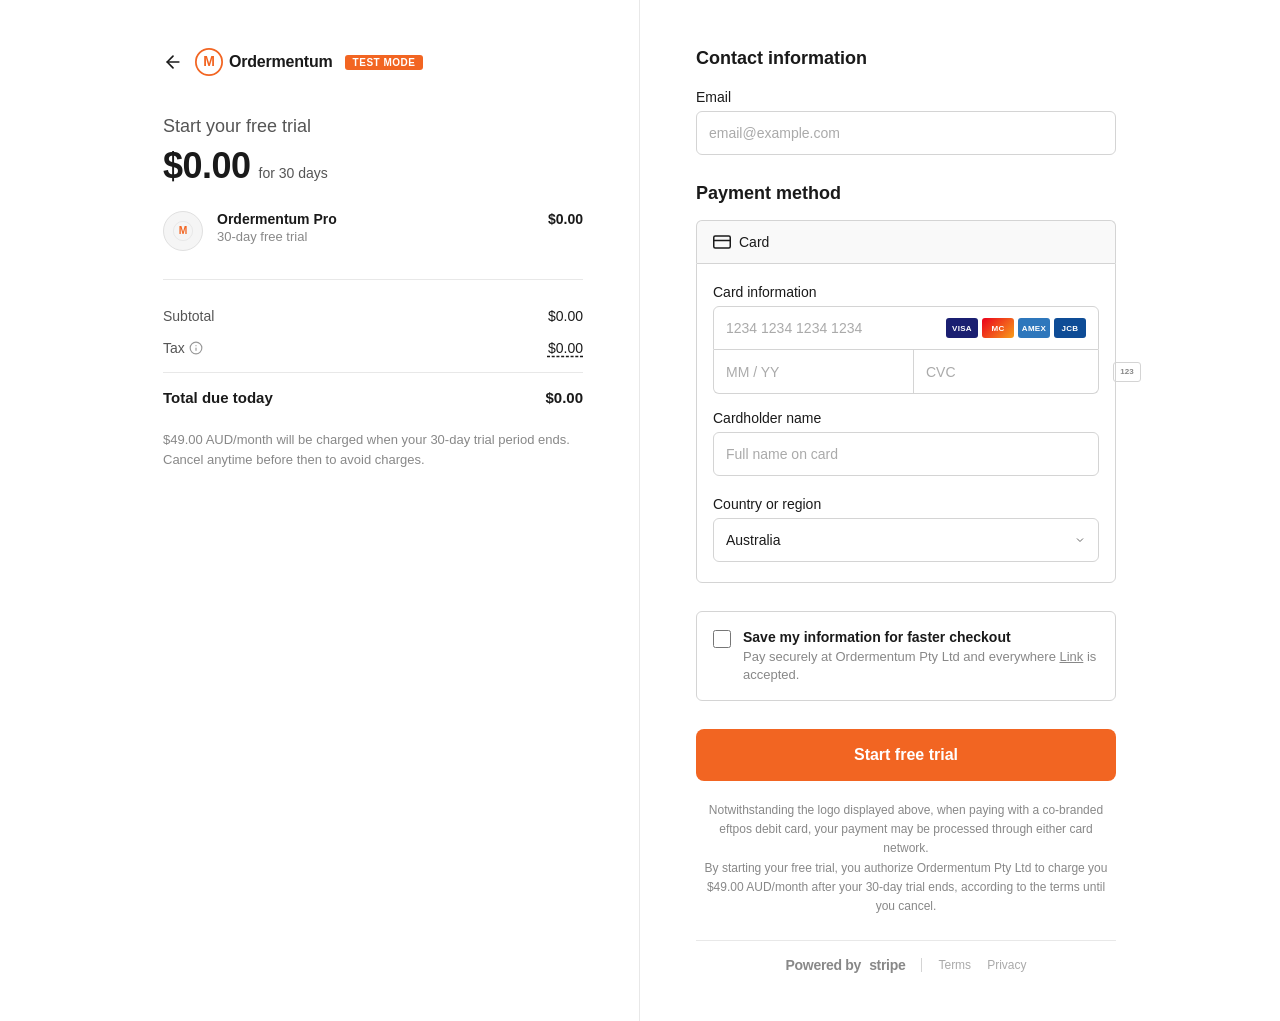
<file: pay/checkout.html>
<!DOCTYPE html>
<html lang="en">
<head>
  <meta charset="UTF-8">
  <meta name="viewport" content="width=device-width, initial-scale=1.0">
  <title>Checkout — Ordermentum Pro</title>
  <style>
    *, *::before, *::after { box-sizing: border-box; margin: 0; padding: 0; }

    body {
      font-family: -apple-system, BlinkMacSystemFont, 'Segoe UI', Roboto, 'Helvetica Neue', Arial, sans-serif;
      color: #1a1a1a;
      background: #fff;
      display: flex;
      min-height: 100vh;
    }

    /* ── Left Panel ─────────────────────────────── */
    .left-panel {
      width: 50%;
      background: #fff;
      display: flex;
      justify-content: flex-end;
      padding: 48px 56px 48px 40px;
      border-right: 1px solid #e8e8e8;
    }
    .left-inner {
      width: 100%;
      max-width: 420px;
    }

    /* Header */
    .checkout-header {
      display: flex;
      align-items: center;
      gap: 12px;
      margin-bottom: 40px;
    }
    .back-arrow {
      display: flex;
      align-items: center;
      text-decoration: none;
      color: #1a1a1a;
    }
    .back-arrow svg {
      width: 20px;
      height: 20px;
    }
    .logo {
      display: flex;
      align-items: center;
      gap: 6px;
    }
    .logo svg {
      width: 28px;
      height: 28px;
    }
    .logo-text {
      font-size: 16px;
      font-weight: 700;
      color: #1a1a1a;
      letter-spacing: -0.2px;
    }
    .test-badge {
      background: #f26522;
      color: #fff;
      font-size: 10px;
      font-weight: 700;
      padding: 2px 8px;
      border-radius: 3px;
      text-transform: uppercase;
      letter-spacing: 0.5px;
    }

    /* Subscribe heading */
    .subscribe-title {
      font-size: 18px;
      font-weight: 400;
      color: #555;
      margin-bottom: 8px;
    }
    .price-row {
      display: flex;
      align-items: baseline;
      gap: 8px;
      margin-bottom: 24px;
    }
    .price-amount {
      font-size: 36px;
      font-weight: 700;
      color: #1a1a1a;
      letter-spacing: -0.5px;
    }
    .price-period {
      font-size: 14px;
      color: #555;
      line-height: 1.3;
    }

    .trial-billing-note {
      font-size: 13px;
      color: #888;
      margin-top: 16px;
      line-height: 1.5;
    }

    /* Line item */
    .line-item {
      display: flex;
      gap: 14px;
      align-items: flex-start;
      padding-bottom: 28px;
      border-bottom: 1px solid #e8e8e8;
      margin-bottom: 20px;
    }
    .line-item-logo {
      width: 40px;
      height: 40px;
      border-radius: 50%;
      background: #f5f5f5;
      border: 1px solid #e0e0e0;
      display: flex;
      align-items: center;
      justify-content: center;
      flex-shrink: 0;
    }
    .line-item-logo svg {
      width: 22px;
      height: 22px;
    }
    .line-item-info {
      flex: 1;
    }
    .line-item-name {
      font-size: 14px;
      font-weight: 600;
      color: #1a1a1a;
      margin-bottom: 2px;
    }
    .line-item-desc {
      font-size: 13px;
      color: #888;
      margin-bottom: 1px;
    }
    .line-item-billing {
      font-size: 13px;
      color: #888;
    }
    .line-item-price {
      font-size: 14px;
      font-weight: 600;
      color: #1a1a1a;
      white-space: nowrap;
    }

    /* Summary rows */
    .summary-row {
      display: flex;
      justify-content: space-between;
      align-items: center;
      padding: 8px 0;
      font-size: 14px;
    }
    .summary-row--label {
      color: #555;
    }
    .summary-row--value {
      font-weight: 500;
      color: #1a1a1a;
    }
    .summary-row--total {
      border-top: 1px solid #e8e8e8;
      margin-top: 8px;
      padding-top: 16px;
    }
    .summary-row--total .summary-row--label,
    .summary-row--total .summary-row--value {
      font-weight: 700;
      font-size: 15px;
      color: #1a1a1a;
    }
    .tax-info {
      display: inline-flex;
      align-items: center;
      gap: 4px;
    }
    .tax-info svg {
      width: 14px;
      height: 14px;
      color: #999;
    }
    .tax-value {
      text-decoration: underline;
      text-decoration-style: dashed;
      text-underline-offset: 3px;
      cursor: help;
    }

    /* ── Right Panel ────────────────────────────── */
    .right-panel {
      width: 50%;
      background: #fff;
      display: flex;
      justify-content: flex-start;
      padding: 48px 40px 48px 56px;
    }
    .right-inner {
      width: 100%;
      max-width: 420px;
    }

    .section-title {
      font-size: 18px;
      font-weight: 700;
      color: #1a1a1a;
      margin-bottom: 20px;
    }

    /* Form */
    .form-label {
      display: block;
      font-size: 14px;
      font-weight: 500;
      color: #1a1a1a;
      margin-bottom: 6px;
    }
    .form-input {
      width: 100%;
      height: 44px;
      border: 1px solid #d4d4d4;
      border-radius: 6px;
      padding: 0 12px;
      font-size: 14px;
      color: #1a1a1a;
      background: #fff;
      outline: none;
      transition: border-color 0.15s, box-shadow 0.15s;
    }
    .form-input::placeholder {
      color: #aaa;
    }
    .form-input:focus {
      border-color: #666;
      box-shadow: 0 0 0 3px rgba(0,0,0,0.05);
    }
    .form-group {
      margin-bottom: 20px;
    }

    /* Payment method */
    .payment-section {
      margin-top: 28px;
      margin-bottom: 28px;
    }
    .payment-method-title {
      font-size: 18px;
      font-weight: 700;
      color: #1a1a1a;
      margin-bottom: 16px;
    }
    .payment-tab {
      display: flex;
      align-items: center;
      gap: 8px;
      padding: 12px 16px;
      border: 1px solid #d4d4d4;
      border-bottom: none;
      border-radius: 6px 6px 0 0;
      background: #f9f9f9;
      font-size: 14px;
      font-weight: 500;
      color: #1a1a1a;
    }
    .payment-tab svg {
      width: 18px;
      height: 18px;
    }

    .card-form {
      border: 1px solid #d4d4d4;
      border-radius: 0 0 6px 6px;
      padding: 20px 16px;
    }
    .card-number-row {
      display: flex;
      align-items: center;
      border: 1px solid #d4d4d4;
      border-radius: 6px 6px 0 0;
      height: 44px;
      padding: 0 12px;
      background: #fff;
    }
    .card-number-input {
      flex: 1;
      border: none;
      outline: none;
      font-size: 14px;
      color: #1a1a1a;
      background: transparent;
      height: 100%;
    }
    .card-number-input::placeholder { color: #aaa; }
    .card-brands {
      display: flex;
      gap: 4px;
      align-items: center;
      flex-shrink: 0;
    }
    .card-brand {
      width: 32px;
      height: 20px;
      border-radius: 3px;
      display: flex;
      align-items: center;
      justify-content: center;
      font-size: 8px;
      font-weight: 700;
      color: #fff;
      letter-spacing: 0.3px;
    }
    .card-brand--visa { background: #1a1f71; }
    .card-brand--mc { background: #eb001b; background: linear-gradient(135deg, #eb001b 0%, #f79e1b 100%); }
    .card-brand--amex { background: #2e77bc; }
    .card-brand--jcb { background: #0e4c96; }

    .card-expiry-row {
      display: flex;
      border: 1px solid #d4d4d4;
      border-top: none;
      border-radius: 0 0 6px 6px;
      height: 44px;
    }
    .card-expiry-input,
    .card-cvc-input {
      flex: 1;
      border: none;
      outline: none;
      font-size: 14px;
      color: #1a1a1a;
      background: transparent;
      padding: 0 12px;
      height: 100%;
    }
    .card-expiry-input::placeholder,
    .card-cvc-input::placeholder { color: #aaa; }
    .card-cvc-wrap {
      flex: 1;
      display: flex;
      align-items: center;
      border-left: 1px solid #d4d4d4;
      padding-right: 12px;
    }
    .card-cvc-wrap input { flex: 1; }
    .cvc-icon {
      width: 28px;
      height: 20px;
      border: 1px solid #d4d4d4;
      border-radius: 3px;
      display: flex;
      align-items: center;
      justify-content: center;
      font-size: 8px;
      font-weight: 700;
      color: #888;
      flex-shrink: 0;
    }

    /* Country select */
    .form-select {
      width: 100%;
      height: 44px;
      border: 1px solid #d4d4d4;
      border-radius: 6px;
      padding: 0 12px;
      font-size: 14px;
      color: #1a1a1a;
      background: #fff;
      outline: none;
      appearance: none;
      background-image: url("data:image/svg+xml,%3Csvg xmlns='http://www.w3.org/2000/svg' width='12' height='12' viewBox='0 0 24 24' fill='none' stroke='%23666' stroke-width='2'%3E%3Cpath d='M6 9l6 6 6-6'/%3E%3C/svg%3E");
      background-repeat: no-repeat;
      background-position: right 12px center;
      cursor: pointer;
    }

    /* Save checkbox */
    .save-info {
      display: flex;
      gap: 12px;
      align-items: flex-start;
      padding: 16px;
      border: 1px solid #d4d4d4;
      border-radius: 6px;
      margin-bottom: 28px;
    }
    .save-info input[type="checkbox"] {
      width: 18px;
      height: 18px;
      margin-top: 2px;
      flex-shrink: 0;
      accent-color: #f26522;
    }
    .save-info-text {
      font-size: 14px;
      font-weight: 600;
      color: #1a1a1a;
      line-height: 1.4;
    }
    .save-info-sub {
      font-size: 13px;
      font-weight: 400;
      color: #888;
      line-height: 1.4;
    }
    .save-info-sub a {
      color: #888;
      text-decoration: underline;
    }

    /* Subscribe button */
    .subscribe-btn {
      width: 100%;
      height: 52px;
      border: none;
      border-radius: 8px;
      background: #f26522;
      color: #fff;
      font-size: 16px;
      font-weight: 600;
      cursor: pointer;
      transition: opacity 0.15s;
      margin-bottom: 20px;
    }
    .subscribe-btn:hover {
      opacity: 0.9;
    }

    /* Legal text */
    .legal-text {
      font-size: 12px;
      color: #888;
      text-align: center;
      line-height: 1.6;
      margin-bottom: 24px;
    }

    /* Powered by Stripe */
    .powered-by {
      display: flex;
      align-items: center;
      justify-content: center;
      gap: 16px;
      font-size: 12px;
      color: #aaa;
      border-top: 1px solid #e8e8e8;
      padding-top: 16px;
    }
    .powered-by a {
      color: #aaa;
      text-decoration: none;
    }
    .powered-by a:hover {
      color: #666;
    }
    .stripe-logo {
      display: flex;
      align-items: center;
      gap: 4px;
      font-weight: 700;
      font-size: 14px;
      color: #888;
      letter-spacing: -0.3px;
    }
    .powered-by-divider {
      width: 1px;
      height: 14px;
      background: #d4d4d4;
    }
  </style>
</head>
<body>

  <!-- Left Panel: Order Summary -->
  <div class="left-panel">
    <div class="left-inner">

      <div class="checkout-header">
        <a href="../home/index.html" class="back-arrow" aria-label="Back">
          <svg viewBox="0 0 24 24" fill="none" stroke="currentColor" stroke-width="2" stroke-linecap="round" stroke-linejoin="round"><path d="M19 12H5"/><path d="M12 19l-7-7 7-7"/></svg>
        </a>
        <div class="logo">
          <svg viewBox="0 0 32 32" fill="none">
            <circle cx="16" cy="16" r="15" stroke="#f26522" stroke-width="2"/>
            <text x="16" y="21" text-anchor="middle" font-size="16" font-weight="700" fill="#f26522" font-family="-apple-system, sans-serif">M</text>
          </svg>
          <span class="logo-text">Ordermentum</span>
        </div>
        <span class="test-badge">Test Mode</span>
      </div>

      <p class="subscribe-title">Start your free trial</p>
      <div class="price-row">
        <span class="price-amount">$0.00</span>
        <span class="price-period">for 30 days</span>
      </div>

      <div class="line-item">
        <div class="line-item-logo">
          <svg viewBox="0 0 32 32" fill="none">
            <circle cx="16" cy="16" r="14" stroke="#e0e0e0" stroke-width="1"/>
            <text x="16" y="21" text-anchor="middle" font-size="15" font-weight="700" fill="#f26522" font-family="-apple-system, sans-serif">M</text>
          </svg>
        </div>
        <div class="line-item-info">
          <div class="line-item-name">Ordermentum Pro</div>
          <div class="line-item-desc">30-day free trial</div>
        </div>
        <div class="line-item-price">$0.00</div>
      </div>

      <div class="summary-row">
        <span class="summary-row--label">Subtotal</span>
        <span class="summary-row--value">$0.00</span>
      </div>
      <div class="summary-row">
        <span class="summary-row--label tax-info">
          Tax
          <svg viewBox="0 0 24 24" fill="none" stroke="currentColor" stroke-width="2" stroke-linecap="round" stroke-linejoin="round"><circle cx="12" cy="12" r="10"/><path d="M12 16v-4"/><path d="M12 8h.01"/></svg>
        </span>
        <span class="summary-row--value tax-value">$0.00</span>
      </div>
      <div class="summary-row summary-row--total">
        <span class="summary-row--label">Total due today</span>
        <span class="summary-row--value">$0.00</span>
      </div>
      <p class="trial-billing-note">$49.00 AUD/month will be charged when your 30-day trial period ends. Cancel anytime before then to avoid charges.</p>

    </div>
  </div>

  <!-- Right Panel: Payment Form -->
  <div class="right-panel">
    <div class="right-inner">

      <h2 class="section-title">Contact information</h2>
      <div class="form-group">
        <label class="form-label" for="email">Email</label>
        <input class="form-input" type="email" id="email" placeholder="email@example.com">
      </div>

      <div class="payment-section">
        <h2 class="payment-method-title">Payment method</h2>

        <div class="payment-tab">
          <svg viewBox="0 0 24 24" fill="none" stroke="currentColor" stroke-width="2" stroke-linecap="round" stroke-linejoin="round"><rect x="1" y="4" width="22" height="16" rx="2" ry="2"/><line x1="1" y1="10" x2="23" y2="10"/></svg>
          Card
        </div>

        <div class="card-form">
          <div class="form-group" style="margin-bottom: 16px;">
            <label class="form-label">Card information</label>
            <div class="card-number-row">
              <input class="card-number-input" type="text" placeholder="1234 1234 1234 1234">
              <div class="card-brands">
                <span class="card-brand card-brand--visa">VISA</span>
                <span class="card-brand card-brand--mc">MC</span>
                <span class="card-brand card-brand--amex">AMEX</span>
                <span class="card-brand card-brand--jcb">JCB</span>
              </div>
            </div>
            <div class="card-expiry-row">
              <input class="card-expiry-input" type="text" placeholder="MM / YY">
              <div class="card-cvc-wrap">
                <input class="card-cvc-input" type="text" placeholder="CVC">
                <span class="cvc-icon">123</span>
              </div>
            </div>
          </div>

          <div class="form-group">
            <label class="form-label" for="cardholder">Cardholder name</label>
            <input class="form-input" type="text" id="cardholder" placeholder="Full name on card">
          </div>

          <div class="form-group" style="margin-bottom: 0;">
            <label class="form-label" for="country">Country or region</label>
            <select class="form-select" id="country">
              <option>Australia</option>
              <option>New Zealand</option>
              <option>United States</option>
              <option>United Kingdom</option>
            </select>
          </div>
        </div>
      </div>

      <div class="save-info">
        <input type="checkbox" id="save-info">
        <label for="save-info">
          <div class="save-info-text">Save my information for faster checkout</div>
          <div class="save-info-sub">Pay securely at Ordermentum Pty Ltd and everywhere <a href="#">Link</a> is accepted.</div>
        </label>
      </div>

      <button class="subscribe-btn">Start free trial</button>

      <p class="legal-text">
        Notwithstanding the logo displayed above, when paying with a co-branded eftpos debit card, your payment may be processed through either card network.<br>
        By starting your free trial, you authorize Ordermentum Pty Ltd to charge you $49.00 AUD/month after your 30-day trial ends, according to the terms until you cancel.
      </p>

      <div class="powered-by">
        <span class="stripe-logo">Powered by <strong style="margin-left: 4px;">stripe</strong></span>
        <span class="powered-by-divider"></span>
        <a href="#">Terms</a>
        <a href="#">Privacy</a>
      </div>

    </div>
  </div>

</body>
</html>
</file>
<file: style-guide/tokens.css>
/* ============================================================
   OM CORE Library — Design Tokens
   Source: Figma / 📐 OM CORE Library
   ============================================================ */

:root {

  /* ----------------------------------------------------------
     Colour — Primitive palette
     Source: Figma / Base colours node
     ---------------------------------------------------------- */

  /* Greyscale */
  --palette-black-100:  #080820;
  --palette-white-100:  #ffffff;
  --palette-grey-100:   #363940;
  --palette-grey-80:    #737373;
  --palette-grey-60:    #cccfd3;
  --palette-grey-40:    #dedede;
  --palette-grey-20:    #eceeef;
  --palette-grey-00:    #f9f9f9;

  /* Primary — Orange */
  --palette-orange-100: #e04b00;
  --palette-orange-80:  #ff5500;
  --palette-orange-70:  #fb6a22;  /* * in progress */
  --palette-orange-40:  #ffb996;
  --palette-orange-10:  #ffd7c2;
  --palette-orange-00:  #fff4ee;

  /* Status — Emerald (success) */
  --palette-emerald-100: #0f6d1f;
  --palette-emerald-00:  #edf9f3;

  /* Status — Ruby (error) */
  --palette-ruby-100:   #dd0000;
  --palette-ruby-00:    #ffecec;

  /* Status — Lemon (warning) */
  --palette-lemon-100:  #876d1c;
  --palette-lemon-00:   #fff6dc;

  /* Status — Blue (info) */
  --palette-blue-00:    #ecf4ff;

  /* Night (dark / brand navy) */
  --palette-night-100:  #151534;
  --palette-night-80:   #232354;
  --palette-night-60:   #3c3c6d;
  --palette-night-40:   #5b688c;
  --palette-night-20:   #9da5ba;

  /* Forest */
  --palette-forest-100: #13382c;
  --palette-forest-50:  #83c58b;

  /* Rose */
  --palette-rose-100:   #553041;
  --palette-rose-50:    #ff8080;

  /* Olive */
  --palette-olive-100:  #4d4428;
  --palette-olive-50:   #c8ba8f;

  /* Autumn */
  --palette-autumn-100: #c26435;
  --palette-autumn-60:  #e49067;  /* * in progress */

  /* Data vis — Blue */
  --palette-dv-blue-100: #145ecb;
  --palette-dv-blue-50:  #428eff;
  --palette-dv-blue-10:  #b9d5fb;  /* * in progress */

  /* Data vis — Green */
  --palette-dv-green-100: #67a353;
  --palette-dv-green-50:  #69ae34;

  /* Data vis — Red */
  --palette-dv-red-100:   #dd0000;
  --palette-dv-red-50:    #fe6e73;

  /* Data vis — Yellow */
  --palette-dv-yellow-100: #b18e1b;
  --palette-dv-yellow-50:  #ffbe41;


  /* ----------------------------------------------------------
     Colour — Semantic
     ---------------------------------------------------------- */

  /* Text */
  --color-text-strong:          var(--palette-black-100);    /* #080820 */
  --color-text-regular:         var(--palette-grey-100);     /* #363940 */
  --color-text-subtle:          var(--palette-grey-80);      /* #737373 */
  --color-text-inverse:         var(--palette-white-100);    /* #ffffff */

  /* Background */
  --color-background-regular:   var(--palette-white-100);   /* #ffffff */
  --color-background-subtle:    var(--palette-grey-00);     /* #f9f9f9 */
  --color-background-special:   var(--palette-orange-00);   /* #fff4ee */

  /* Foreground (borders, dividers, icons) */
  --color-foreground-regular:   var(--palette-grey-60);     /* #cccfd3 */
  --color-foreground-subtle:    var(--palette-grey-20);     /* #eceeef */

  /* Brand */
  --color-primary-brand:        var(--palette-orange-80);   /* #ff5500 */

  /* Pro */
  --color-pro-1:                var(--palette-orange-70);    /* #fb6a22 */
  --color-pro-2:                var(--palette-night-40);     /* #5b688c */

  /* Status */
  --color-info-background:      var(--palette-blue-00);     /* #ecf4ff */
  --color-info-foreground:      var(--palette-night-60);    /* #3c3c6d */
  --color-success-foreground:   var(--palette-emerald-100); /* #0f6d1f */
  --color-error-foreground:     var(--palette-ruby-100);    /* #dd0000 */
  --color-warning-foreground:   var(--palette-lemon-100);   /* #876d1c */


  /* ----------------------------------------------------------
     Typography — Families
     ---------------------------------------------------------- */

  --font-family-display:  'Montserrat', sans-serif;
  --font-family-body:     'Lato', sans-serif;


  /* ----------------------------------------------------------
     Typography — Weights
     ---------------------------------------------------------- */

  --font-weight-regular:   400;
  --font-weight-semibold:  600;
  --font-weight-bold:      700;


  /* ----------------------------------------------------------
     Typography — Headings  (Montserrat Bold)
     ---------------------------------------------------------- */

  /* Used in Figma page/artboard headers only */
  --font-size-title:        3rem;      /* 48px */
  --font-line-height-title: 3.5rem;   /* 56px */

  --font-size-h1:        2.25rem;     /* 36px */
  --font-line-height-h1: 2.75rem;     /* 44px */

  --font-size-h2:        1.625rem;    /* 26px */
  --font-line-height-h2: 2.25rem;     /* 36px */

  --font-size-h3:        1.375rem;    /* 22px */
  --font-line-height-h3: 1.75rem;     /* 28px */

  --font-size-h4:        1.25rem;     /* 20px */
  --font-line-height-h4: 1.5rem;      /* 24px */

  --font-size-h5:        1rem;        /* 16px */
  --font-line-height-h5: 1.25rem;     /* 20px */


  /* ----------------------------------------------------------
     Typography — Display  (Lato Bold)
     ---------------------------------------------------------- */

  --font-size-display:        1.625rem;  /* 26px */
  --font-line-height-display: 1.875rem;  /* 30px */

  --font-size-display-small:        1.125rem;  /* 18px */
  --font-line-height-display-small: 1.5rem;    /* 24px */


  /* ----------------------------------------------------------
     Typography — Label  (Lato Bold)
     ---------------------------------------------------------- */

  --font-size-label:        1rem;       /* 16px */
  --font-line-height-label: 1.5rem;     /* 24px */

  --font-size-label-small:        0.875rem;  /* 14px */
  --font-line-height-label-small: 1.25rem;   /* 20px */

  --font-size-label-xsmall:        0.75rem;  /* 12px */
  --font-line-height-label-xsmall: 0.875rem; /* 14px */

  --font-size-label-xxsmall:        0.5rem;  /* 8px  — Montserrat Bold */
  --font-line-height-label-xxsmall: 0.75rem; /* 12px */


  /* ----------------------------------------------------------
     Typography — Body  (Lato Regular)
     ---------------------------------------------------------- */

  --font-size-body:        1rem;       /* 16px */
  --font-line-height-body: 1.5rem;     /* 24px */

  --font-size-body-small:        0.875rem;  /* 14px */
  --font-line-height-body-small: 1.25rem;   /* 20px */

  --font-size-body-xsmall:        0.75rem;  /* 12px — Lato SemiBold */
  --font-line-height-body-xsmall: 0.875rem; /* 14px */


  /* ----------------------------------------------------------
     Typography — Link  (Lato Bold, underline)
     ---------------------------------------------------------- */

  --font-size-link:        1rem;   /* 16px — same as label */
  --font-line-height-link: 1.5rem; /* 24px */

  /* Legacy aliases (used in style guide chrome) */
  --font-size-headline:        1.5rem;  /* 24px */
  --font-line-height-headline: 2rem;    /* 32px */
  --font-weight-body-strong:   700;


  /* ----------------------------------------------------------
     Spacing — Scale
     Base unit: 4px
     ---------------------------------------------------------- */

  --space-xxxs:  0.25rem;   /*  4px  — Baseline */
  --space-xxs:   0.5rem;    /*  8px */
  --space-xs:    0.75rem;   /* 12px */
  --space-s:     1rem;      /* 16px */
  --space-m:     1.25rem;   /* 20px */
  --space-l:     1.5rem;    /* 24px */
  --space-xl:    2rem;      /* 32px */
  --space-xxl:   2.5rem;    /* 40px  — Largest on mobile */
  --space-xxxl:  3rem;      /* 48px  — Web only */
  --space-xxxxl: 5rem;      /* 80px  — Web only, page margins */


  /* ----------------------------------------------------------
     Border radius (inferred from design system patterns)
     ---------------------------------------------------------- */

  --radius-s:    4px;
  --radius-m:    8px;
  --radius-l:    16px;
  --radius-xl:   20px;
  --radius-full: 9999px;


  /* ----------------------------------------------------------
     Gradients
     ---------------------------------------------------------- */

  --gradient-pro: linear-gradient(131.85deg, var(--color-pro-1), var(--color-pro-2));


  /* ----------------------------------------------------------
     Shadows / Effects
     Source: Figma / Effect styles
     ---------------------------------------------------------- */

  --shadow-white-on-white:   0px 12px 32px 0px rgba(0, 0, 0, 0.08);
  --shadow-white-on-primary: 0px 12px 32px 0px rgba(224, 75, 0, 0.08);
  --shadow-fixed-top:        0px 2px 12px 0px rgba(0, 0, 0, 0.06);
  --shadow-fixed-bottom:     0px 12px 32px 0px rgba(0, 0, 0, 0.24);

  /* Aliases */
  --shadow-card: var(--shadow-white-on-white);

}
</file>
<file: style-guide/button.css>
/* ============================================================
   Action Button — Component
   Source: Figma / 💻 OM Web Library · node 606:11093
   Depends on: tokens.css
   ============================================================ */


/* ── Base ────────────────────────────────────────────────── */

.btn {
  display:         inline-flex;
  align-items:     center;
  justify-content: center;
  gap:             var(--space-xxs);             /* 8px  */
  height:          44px;
  /* 2px transparent border baked in so focus/secondary border
     doesn't cause layout shift (effective pad = 10px / 14px) */
  padding:         10px 14px;
  border:          2px solid transparent;
  border-radius:   var(--radius-s);             /* 4px  */

  font-family:     var(--font-family-body);
  font-size:       var(--font-size-label);       /* 16px */
  font-weight:     var(--font-weight-bold);      /* 700  */
  line-height:     var(--font-line-height-label);/* 24px */

  text-decoration: none;
  white-space:     nowrap;
  cursor:          pointer;

  transition: background-color 0.15s ease,
              border-color     0.15s ease,
              color            0.15s ease,
              text-decoration  0s;

  -webkit-font-smoothing: antialiased;
}

/* Remove default <button> appearance — appearance only, no background override */
button.btn {
  appearance: none;
}


/* ── Icon element ────────────────────────────────────────── */

.btn__icon {
  flex-shrink: 0;
  width:  20px;
  height: 20px;
  display: flex;
  align-items: center;
  justify-content: center;
}

/* Lucide replaces <i data-lucide> with <svg> */
.btn__icon svg {
  width:        20px;
  height:       20px;
  stroke:       currentColor;
  stroke-width: 1.5;
  fill:         none;
}


/* ── Icon variant — padding adjustments ─────────────────── */
/* Lead or trailing icon: 12px left, 16px right (minus 2px border each) */
.btn--lead-icon,
.btn--trail-icon {
  padding-left:  10px;
  padding-right: 14px;
}

/* Icon only: square */
.btn--icon-only {
  width:   44px;
  padding: 10px;
}


/* ── Alignment (Tertiary only) ───────────────────────────── */
.btn--align-left {
  justify-content: flex-start;
}


/* ── Disabled (shared) ───────────────────────────────────── */
.btn:disabled,
.btn[aria-disabled="true"] {
  cursor:          not-allowed;
  pointer-events:  none;
}


/* ── Loading (Primary Disabled only) ────────────────────── */
@keyframes btn-spin {
  to { transform: rotate(360deg); }
}

.btn--loading {
  /* Re-use primary-disabled background */
  background:      var(--color-foreground-regular);
  border-color:    transparent;
  pointer-events:  none;
  cursor:          not-allowed;
}

.btn__spinner {
  display:       block;
  width:         20px;
  height:        20px;
  border:        2px solid rgba(255, 255, 255, 0.35);
  border-top-color: var(--palette-white-100);
  border-radius: var(--radius-full);
  animation:     btn-spin 0.7s linear infinite;
  flex-shrink:   0;
}


/* ============================================================
   Tier: Primary
   ============================================================ */

.btn--primary {
  background: var(--color-primary-brand);   /* #ff5500 */
  color:      var(--palette-white-100);
}

.btn--primary:hover,
.btn--primary:active {
  background: var(--palette-orange-100);    /* #e04b00 */
}

.btn--primary:focus-visible {
  background:   var(--palette-orange-100);
  border-color: var(--color-text-strong);   /* #080820 */
}

.btn--primary:disabled,
.btn--primary[aria-disabled="true"] {
  background: var(--color-foreground-regular);  /* #cccfd3 */
  color:      var(--palette-white-100);
}


/* ============================================================
   Tier: Secondary
   ============================================================ */

.btn--secondary {
  background:   transparent;
  color:        var(--color-primary-brand);
  border-color: var(--color-primary-brand);
}

.btn--secondary:hover,
.btn--secondary:active {
  background:   var(--color-background-special);  /* #fff4ee */
  border-color: var(--palette-orange-100);
  color:        var(--palette-orange-100);
}

.btn--secondary:focus-visible {
  background:   var(--color-background-special);
  border-color: var(--color-text-strong);
  color:        var(--palette-orange-100);
}

.btn--secondary:disabled,
.btn--secondary[aria-disabled="true"] {
  border-color: var(--color-foreground-regular);  /* #cccfd3 */
  color:        var(--color-text-subtle);          /* #737373 */
}


/* ============================================================
   Tier: Tertiary
   ============================================================ */

.btn--tertiary {
  background: transparent;
  color:      var(--color-primary-brand);
}

.btn--tertiary:hover,
.btn--tertiary:active {
  color: var(--palette-orange-100);
}

.btn--tertiary:focus-visible {
  border-color: var(--color-text-strong);
  color:        var(--palette-orange-100);
}

.btn--tertiary:disabled,
.btn--tertiary[aria-disabled="true"] {
  color: var(--color-text-subtle);
}


/* ============================================================
   Tier: Text link  (renders as an anchor or <button>)
   ============================================================ */

.btn--text-link {
  background:    transparent;
  color:         var(--color-primary-brand);
  padding-left:  0;
  padding-right: 0;
}

.btn--text-link:hover,
.btn--text-link:active {
  color:           var(--palette-orange-100);
  text-decoration: underline;
}

.btn--text-link:focus-visible {
  border-color:  var(--color-text-strong);
  color:         var(--palette-orange-100);
  /* Restore horizontal padding when border appears */
  padding-left:  10px;
  padding-right: 10px;
}

.btn--text-link:disabled,
.btn--text-link[aria-disabled="true"] {
  color: var(--color-text-subtle);
}


/* ============================================================
   Tier: Destructive
   ============================================================ */

.btn--destructive {
  background: transparent;
  color:      var(--color-error-foreground);   /* #dd0000 */
}

.btn--destructive:hover,
.btn--destructive:active {
  text-decoration: underline;
}

.btn--destructive:focus-visible {
  border-color: var(--color-text-strong);
}

.btn--destructive:disabled,
.btn--destructive[aria-disabled="true"] {
  color: var(--color-text-subtle);
}


/* ============================================================
   Demo helpers — force hover / focus appearance statically
   (style guide use only; not for production)
   ============================================================ */

.btn--primary.is-hover                        { background: var(--palette-orange-100); }
.btn--primary.is-focus                        { background: var(--palette-orange-100); border-color: var(--color-text-strong); }

.btn--secondary.is-hover                      { background: var(--color-background-special); border-color: var(--palette-orange-100); color: var(--palette-orange-100); }
.btn--secondary.is-focus                      { background: var(--color-background-special); border-color: var(--color-text-strong); color: var(--palette-orange-100); }

.btn--tertiary.is-hover                       { color: var(--palette-orange-100); }
.btn--tertiary.is-focus                       { border-color: var(--color-text-strong); color: var(--palette-orange-100); }

.btn--text-link.is-hover                      { color: var(--palette-orange-100); text-decoration: underline; }
.btn--text-link.is-focus                      { border-color: var(--color-text-strong); color: var(--palette-orange-100); padding-left: 10px; padding-right: 10px; }

.btn--destructive.is-hover                    { text-decoration: underline; }
.btn--destructive.is-focus                    { border-color: var(--color-text-strong); }
</file>
<file: style-guide/input.css>
/* ============================================================
   Input Field — Component
   Source: Figma / 📐 OM CORE Library · node 14:5
   Platform: Web + iOS
   Depends on: tokens.css
   ============================================================ */


/* ── Field group (label + input + error) ──────────────────── */

.field {
  display:        flex;
  flex-direction: column;
  gap:            var(--space-xxs);   /* 8px */
}


/* ── Label ───────────────────────────────────────────────── */

.field__label {
  font-family:  var(--font-family-body);
  font-size:    var(--font-size-label-small);        /* 14px */
  font-weight:  var(--font-weight-bold);
  line-height:  var(--font-line-height-label-small); /* 20px */
  color:        var(--color-text-strong);
}


/* ── Hint text ───────────────────────────────────────────── */

.field__hint {
  font-family:  var(--font-family-body);
  font-size:    var(--font-size-body-small);         /* 14px */
  font-weight:  var(--font-weight-regular);          /* 400  */
  line-height:  var(--font-line-height-body-small);  /* 20px */
  color:        var(--color-text-subtle);
}


/* ── Input ───────────────────────────────────────────────── */

.field__input {
  width:         100%;
  height:        44px;
  /* 44px = 2px border × 2 + 10px pad × 2 + 20px line-height */
  padding:       10px 16px;
  border:        2px solid var(--color-foreground-regular);  /* #cccfd3 */
  border-radius: var(--radius-s);                            /* 4px   */
  background:    var(--color-background-regular);

  font-family:   var(--font-family-body);
  font-size:     var(--font-size-label);                     /* 16px  */
  font-weight:   var(--font-weight-regular);
  line-height:   var(--font-line-height-label-small);        /* 20px  */
  color:         var(--color-text-regular);

  outline:       none;
  transition:    border-color 0.15s ease;
  -webkit-appearance: none;
  -webkit-font-smoothing: antialiased;
}

.field__input::placeholder {
  color:       var(--color-text-subtle);
  font-weight: var(--font-weight-regular);
}


/* ── State: Focus / Typing ───────────────────────────────── */

.field__input:focus {
  border-color: var(--color-text-strong);   /* #080820 */
}


/* ── State: Disabled ─────────────────────────────────────── */

.field__input:disabled {
  background:   var(--color-background-subtle);  /* #f9f9f9 */
  border-color: var(--color-foreground-subtle);  /* #eceeef */
  color:        var(--color-text-subtle);
  cursor:       not-allowed;
}

/* Disabled label — :has() + fallback parent class */
.field:has(.field__input:disabled) .field__label,
.field--disabled .field__label {
  color: var(--color-text-subtle);
}


/* ── State: Error ────────────────────────────────────────── */

.field--error .field__input {
  border-color: var(--color-error-foreground);   /* #dd0000 */
}


/* ── Error message ───────────────────────────────────────── */

.field__error {
  font-family:  var(--font-family-body);
  font-size:    var(--font-size-label-small);        /* 14px */
  font-weight:  var(--font-weight-semibold);         /* 600  */
  line-height:  var(--font-line-height-label-small); /* 20px */
  color:        var(--color-error-foreground);
}


/* ── Icon wrapper ────────────────────────────────────────── */

.input-wrap {
  position:    relative;
  display:     flex;
  align-items: center;
}

.input-wrap .field__input {
  flex: 1;
}

/* Icon base — shared */
.input-wrap__icon {
  position:        absolute;
  display:         flex;
  align-items:     center;
  justify-content: center;
  width:           24px;
  height:          24px;
  pointer-events:  none;
  color:           var(--color-text-subtle);
}

.input-wrap__icon svg {
  width:        24px;
  height:       24px;
  stroke:       currentColor;
  stroke-width: 1.5;
  fill:         none;
}


/* ── Variant: Left icon (indicates field type) ───────────── */

.input-wrap--left .input-wrap__icon {
  left: 12px;
}

.input-wrap--left .field__input {
  padding-left: 48px;   /* 12px gap + 24px icon + 12px gap */
}


/* ── Variant: Right icon (dedicated interaction) ─────────── */

.input-wrap--right .input-wrap__icon {
  right:          12px;
  pointer-events: auto;
  cursor:         pointer;
  background:     none;
  border:         none;
  padding:        0;
}

.input-wrap--right .field__input {
  padding-right: 48px;
}


/* ── Icon colour — contextual ────────────────────────────── */

/* Error: icon turns red */
.field--error .input-wrap__icon {
  color: var(--color-error-foreground);
}

/* Disabled: icon muted */
.field:has(.field__input:disabled) .input-wrap__icon,
.field--disabled .input-wrap__icon {
  color: var(--color-foreground-regular);
}


/* ============================================================
   Demo helper — force focus appearance statically
   (style guide use only; not for production)
   ============================================================ */

.field__input.is-focus {
  border-color: var(--color-text-strong);
}
</file>
<file: style-guide/modal.css>
/* ============================================================
   Modal — Component
   Source: Figma / 📐 OM CORE Library · node 2216:10162
   Platform: Web + iOS
   Depends on: tokens.css, button.css, input.css
   ============================================================ */


/* ── Backdrop ─────────────────────────────────────────────── */

.modal-backdrop {
  position:        fixed;
  inset:           0;
  background:      rgba(8, 8, 32, 0.6);
  display:         flex;
  align-items:     center;
  justify-content: center;
  padding:         16px;
  z-index:         1000;

  /* hidden by default */
  opacity:    0;
  visibility: hidden;
  transition: opacity 0.2s ease, visibility 0.2s ease;
}

.modal-backdrop.is-open {
  opacity:    1;
  visibility: visible;
}


/* ── Dialog ───────────────────────────────────────────────── */

.modal {
  background:    var(--color-background-regular);
  border-radius: 12px;
  width:         100%;
  max-width:     600px;
  display:       flex;
  flex-direction: column;
  gap:           40px;
  padding:       40px;

  transform:   translateY(12px);
  transition:  transform 0.2s ease;
}

.modal-backdrop.is-open .modal {
  transform: translateY(0);
}

/* Small variant (form dialogs, 4-col) */
.modal--small {
  max-width: 440px;
}

/* Mobile layout — stacked buttons, tighter padding */
@media (max-width: 480px) {
  .modal {
    padding: 24px 24px 16px;
    gap:     32px;
  }
}


/* ── Header ───────────────────────────────────────────────── */

/* When a close button is present */
.modal__header {
  display:         flex;
  align-items:     flex-start;
  justify-content: space-between;
  gap:             16px;
}

.modal__title {
  font-family:  var(--font-family-display);           /* Montserrat */
  font-size:    var(--font-size-headline);            /* 24px */
  font-weight:  var(--font-weight-bold);
  line-height:  var(--font-line-height-headline);     /* 32px */
  color:        var(--color-text-strong);
}

/* Standalone title (no close button) */
.modal__body > .modal__title:first-child,
.modal > .modal__title:first-child {
  font-family:  var(--font-family-display);
  font-size:    var(--font-size-headline);
  font-weight:  var(--font-weight-bold);
  line-height:  var(--font-line-height-headline);
  color:        var(--color-text-strong);
}


/* ── Close button ─────────────────────────────────────────── */

.modal__close {
  flex-shrink:  0;
  display:      flex;
  align-items:  center;
  justify-content: center;
  width:        24px;
  height:       24px;
  background:   none;
  border:       none;
  cursor:       pointer;
  color:        var(--color-text-subtle);
  padding:      0;
  transition:   color 0.15s ease;
}

.modal__close:hover {
  color: var(--color-text-regular);
}

.modal__close svg {
  width:        24px;
  height:       24px;
  stroke:       currentColor;
  stroke-width: 1.5;
  fill:         none;
}


/* ── Main content ─────────────────────────────────────────── */

.modal__content {
  display:        flex;
  flex-direction: column;
  gap:            20px;
}

.modal__text {
  font-family:  var(--font-family-body);
  font-size:    var(--font-size-body);                /* 16px */
  font-weight:  var(--font-weight-regular);
  line-height:  var(--font-line-height-body);         /* 24px */
  color:        var(--color-text-regular);
}

.modal__text p + p {
  margin-top: 16px;
}


/* ── Illustration / icon slot ─────────────────────────────── */

.modal__illustration {
  display:         flex;
  align-items:     center;
  justify-content: center;
  width:           64px;
  height:          64px;
  border-radius:   var(--radius-full);
  background:      var(--color-background-special);
  color:           var(--color-primary-brand);
  align-self:      flex-start;
}

.modal__illustration svg {
  width:        32px;
  height:       32px;
  stroke:       currentColor;
  stroke-width: 1.5;
  fill:         none;
}


/* ── Footer / CTA ─────────────────────────────────────────── */

.modal__footer {
  display:         flex;
  gap:             var(--space-xs);                   /* 8px */
  align-items:     center;
  justify-content: flex-end;
}

/* Mobile: stacked, full-width, primary first */
@media (max-width: 480px) {
  .modal__footer {
    flex-direction: column-reverse;
    align-items:    stretch;
  }

  .modal__footer .btn {
    width:           100%;
    justify-content: center;
  }
}


/* ── Form content ─────────────────────────────────────────── */

.modal__form {
  display:        flex;
  flex-direction: column;
  gap:            var(--space-m);                     /* 16px */
}

.modal__form-row {
  display: grid;
  grid-template-columns: 1fr 1fr;
  gap:     var(--space-m);
}
</file>
<file: style-guide/lozenge.css>
/* ============================================================
   Lozenge — Component
   Source: Figma / 📐 OM CORE Library · node 485:3920
   Platform: Apps and Web
   Depends on: tokens.css
   ============================================================ */


/* ── Base ────────────────────────────────────────────────── */

.lozenge {
  display:      inline-flex;
  align-items:  center;
  gap:          4px;
  padding:      4px 8px;
  border:       1px solid transparent;  /* reserve space so bordered variants don't shift */
  border-radius: var(--radius-s);        /* 4px */

  font-family:  var(--font-family-body);
  font-size:    var(--font-size-label-small);        /* 14px */
  font-weight:  var(--font-weight-bold);
  line-height:  var(--font-line-height-label-small); /* 20px */
  white-space:  nowrap;
}


/* ── Icon ────────────────────────────────────────────────── */

.lozenge__icon {
  flex-shrink: 0;
  display:     flex;
  align-items: center;
  width:       16px;
  height:      16px;
}

.lozenge__icon svg {
  width:        16px;
  height:       16px;
  stroke:       currentColor;
  stroke-width: 1.5;
  fill:         none;
}


/* ── Spinner (Primary / loading) ─────────────────────────── */

@keyframes lozenge-spin {
  to { transform: rotate(360deg); }
}

.lozenge__spinner {
  flex-shrink:   0;
  width:         14px;
  height:        14px;
  border:        2px solid rgba(8, 8, 32, 0.2);
  border-top-color: var(--color-text-strong);
  border-radius: var(--radius-full);
  animation:    lozenge-spin 0.7s linear infinite;
}


/* ============================================================
   Variants — Status
   ============================================================ */

/* Primary — orange tint, dark text (processing / in-progress) */
.lozenge--primary {
  background: var(--color-background-special);  /* #fff4ee */
  color:      var(--color-text-strong);          /* #080820 */
}

/* Success — green tint */
.lozenge--success {
  background: var(--palette-emerald-00);         /* #edf9f3 */
  color:      var(--color-success-foreground);   /* #0f6d1f */
}

/* Info / Editable — blue tint */
.lozenge--info {
  background: var(--color-info-background);      /* #ecf4ff */
  color:      var(--color-info-foreground);      /* #3c3c6d */
}

/* Warning — yellow tint */
.lozenge--warning {
  background: var(--palette-lemon-00);           /* #fff6dc */
  color:      var(--color-warning-foreground);   /* #876d1c */
}

/* Error — red tint */
.lozenge--error {
  background: var(--palette-ruby-00);            /* #ffecec */
  color:      var(--color-error-foreground);     /* #dd0000 */
}


/* ============================================================
   Variants — Neutral
   ============================================================ */

/* Grey / Disabled — subtle bg + border */
.lozenge--grey {
  background:   var(--color-background-subtle);  /* #f9f9f9 */
  border-color: var(--color-foreground-regular); /* #cccfd3 */
  color:        var(--color-text-subtle);        /* #737373 */
}

/* White — no bg */
.lozenge--white {
  background: var(--color-background-regular);   /* #ffffff */
  color:      var(--color-text-subtle);
}

/* Dotted — dashed border */
.lozenge--dotted {
  background:        var(--color-background-regular);
  border-color:      var(--color-foreground-regular);
  border-style:      dashed;
  color:             var(--color-text-subtle);
}

/* Solid — solid border */
.lozenge--solid {
  background:   var(--color-background-regular);
  border-color: var(--color-foreground-regular);
  color:        var(--color-text-subtle);
}


/* ============================================================
   Pending lozenge
   Smaller, border-only appearance — used for supplier pending state
   ============================================================ */

.lozenge--pending {
  padding:      2px 8px 4px;
  border-color: var(--color-foreground-regular);
  background:   var(--color-background-subtle);

  font-size:    var(--font-size-label-xsmall);   /* 12px */
  line-height:  1rem;                            /* 16px */
  color:        var(--color-text-subtle);
}


/* ============================================================
   Feature lozenge
   Pill shape — sits on top of supplier/product card images
   ============================================================ */

.lozenge--feature {
  padding:       4px 12px 8px;
  border-radius: 0 50px 50px 0;   /* right-side pill only */

  font-size:    var(--font-size-label-xsmall);   /* 12px */
  line-height:  1rem;                            /* 16px */
}

/* Feature — Primary (orange) */
.lozenge--feature-primary {
  background: var(--color-primary-brand);        /* #ff5500 */
  color:      var(--palette-white-100);
}

/* Feature — Success (green) */
.lozenge--feature-success {
  background: var(--palette-emerald-00);         /* #edf9f3 */
  color:      var(--color-success-foreground);   /* #0f6d1f */
}

/* Feature — Info (blue) */
.lozenge--feature-info {
  background: var(--color-info-background);      /* #ecf4ff */
  color:      var(--color-info-foreground);      /* #3c3c6d */
}
</file>
<file: style-guide/table.css>
/* ============================================================
   Data Table — Component
   Source: Figma / 💻 OM Web Library · node 166:2618
   Platform: Web
   Depends on: tokens.css
   ============================================================ */


/* ── Wrapper ─────────────────────────────────────────────── */

.table-wrap {
  width:         100%;
  overflow-x:    auto;
  border:        1px solid var(--color-foreground-subtle);  /* #eceeef */
  border-radius: var(--radius-m);
  overflow:      hidden;   /* clip radius + scroll together */
}

.table-wrap--borderless {
  border: none;
}

.table {
  width:           100%;
  border-collapse: collapse;
}


/* ── Header ──────────────────────────────────────────────── */

.table__th {
  background:  var(--color-background-subtle);             /* #f9f9f9 */
  padding:     16px;
  font-family: var(--font-family-body);
  font-size:   var(--font-size-label-small);               /* 14px */
  font-weight: var(--font-weight-bold);
  line-height: var(--font-line-height-label-small);        /* 20px */
  color:       var(--color-text-subtle);
  text-align:  left;
  white-space: nowrap;
}

.table__th--right {
  text-align: right;
}

/* Sort button inside header cell */
.table__sort {
  display:     inline-flex;
  align-items: center;
  gap:         12px;
  background:  none;
  border:      none;
  cursor:      pointer;
  padding:     0;
  font-family: inherit;
  font-size:   inherit;
  font-weight: inherit;
  line-height: inherit;
  color:       inherit;
}

.table__sort-icon {
  flex-shrink: 0;
  display:     flex;
  align-items: center;
  color:       var(--color-text-subtle);
}

.table__sort-icon svg {
  width:        16px;
  height:       16px;
  stroke:       currentColor;
  stroke-width: 1.5;
  fill:         none;
}

.table__sort:hover {
  color: var(--color-text-regular);
}


/* ── Rows ────────────────────────────────────────────────── */

.table__tr {
  border-bottom: 1px solid var(--color-foreground-subtle);
  background:    var(--color-background-regular);
}

.table__tr:last-child {
  border-bottom: none;
}

.table__tr:hover {
  background: var(--color-background-special);             /* #fff4ee */
}

.table__tr--active {
  background: var(--color-background-special);
}

.table__tr--active:hover {
  background: var(--color-background-special);
}

.table__tr--disabled {
  background: var(--color-background-subtle);
}

.table__tr--disabled:hover {
  background: var(--color-background-subtle);
}


/* ── Cells ───────────────────────────────────────────────── */

.table__td {
  padding:     16px;
  font-family: var(--font-family-body);
  font-size:   var(--font-size-label-small);               /* 14px */
  font-weight: var(--font-weight-regular);
  line-height: var(--font-line-height-label-small);        /* 20px */
  color:       var(--color-text-regular);
  vertical-align: middle;
  white-space: nowrap;
}

.table__td--right {
  text-align: right;
}

/* Action cell — tighter vertical padding to fit 44px button */
.table__td--action {
  padding: 4px 16px;
}


/* ── Link cell ───────────────────────────────────────────── */

.table__link {
  color:           var(--color-primary-brand);
  text-decoration: none;
  font-weight:     var(--font-weight-regular);
}

.table__tr:hover .table__link,
.table__tr--active .table__link {
  color: var(--palette-orange-100);                        /* #e04b00 */
}

.table__tr:hover .table__link:hover {
  text-decoration: underline;
}

/* Disabled row — mute all text and links */
.table__tr--disabled .table__td,
.table__tr--disabled .table__link {
  color: var(--color-text-subtle);
}


/* ── Action button (inline tertiary — 14px, not 16px) ───── */

.table__action {
  display:      inline-flex;
  align-items:  center;
  gap:          8px;
  height:       44px;
  padding:      12px 8px;
  border-radius: var(--radius-s);
  background:   none;
  border:       none;
  cursor:       pointer;
  width:        100%;

  font-family:  var(--font-family-body);
  font-size:    var(--font-size-label-small);              /* 14px */
  font-weight:  var(--font-weight-bold);
  line-height:  var(--font-line-height-label-small);
  color:        var(--color-primary-brand);
  white-space:  nowrap;

  -webkit-font-smoothing: antialiased;
}

.table__action:hover {
  color: var(--palette-orange-100);
}

.table__action:disabled,
.table__tr--disabled .table__action {
  color:          var(--color-text-subtle);
  cursor:         not-allowed;
  pointer-events: none;
}

.table__action__icon {
  flex-shrink: 0;
  display:     flex;
  align-items: center;
}

.table__action__icon svg {
  width:        20px;
  height:       20px;
  stroke:       currentColor;
  stroke-width: 1.5;
  fill:         none;
}


/* ── Loading shimmer ─────────────────────────────────────── */

@keyframes table-shimmer {
  0%   { background-position: -200% 0; }
  100% { background-position:  200% 0; }
}

.table__shimmer {
  height:           20px;
  border-radius:    var(--radius-s);
  background:       linear-gradient(
    90deg,
    var(--color-foreground-subtle) 0%,
    var(--color-background-subtle) 50%,
    var(--color-foreground-subtle) 100%
  );
  background-size:  200% 100%;
  animation:        table-shimmer 1.5s ease-in-out infinite;
}
</file>
<file: style-guide/navbar.css>
/* ============================================================
   Venue Top Navigation — Component
   Source: Figma / 🔍 One Search · node 368:34559
   Platform: Web
   Depends on: tokens.css
   ============================================================ */


/* ── Shell ───────────────────────────────────────────────── */

.navbar {
  display:         flex;
  align-items:     center;
  justify-content: space-between;
  padding:         20px 40px;
  background:      var(--color-background-regular);
  border-bottom:   1px solid var(--color-foreground-subtle);
  gap:             24px;
}


/* ── Left group (logo + nav links) ───────────────────────── */

.navbar__left {
  display:     flex;
  align-items: center;
  gap:         60px;
  flex-shrink: 0;
}


/* ── Logo ────────────────────────────────────────────────── */

.navbar__logo {
  display:     flex;
  align-items: center;
  flex-shrink: 0;
  color:       var(--color-text-strong);
  text-decoration: none;
}

.navbar__logo img {
  display: block;
}


/* ── Nav links ───────────────────────────────────────────── */

.navbar__nav {
  display:     flex;
  align-items: center;
  gap:         40px;
  list-style:  none;
}

.navbar__nav-item {
  display: flex;
  align-items: center;
}

.navbar__nav-link {
  display:         flex;
  align-items:     center;
  padding:         4px 0;
  border-bottom:   4px solid transparent;          /* reserve space — no layout shift */
  font-family:     var(--font-family-body);
  font-size:       var(--font-size-body);          /* 16px */
  font-weight:     var(--font-weight-regular);     /* 400 */
  line-height:     var(--font-line-height-body);   /* 24px */
  color:           var(--color-text-regular);
  text-decoration: none;
  white-space:     nowrap;
  transition:      color 0.15s ease, border-color 0.15s ease;
  background:      none;
  border-top:      none;
  border-left:     none;
  border-right:    none;
  cursor:          pointer;
}

.navbar__nav-link:hover {
  color: var(--color-text-strong);
}

/* Active state */
.navbar__nav-item--active .navbar__nav-link {
  color:              var(--color-primary-brand);   /* #ff5500 */
  font-weight:        var(--font-weight-bold);      /* 700 */
  border-bottom-color: var(--color-primary-brand);
}


/* ── Right group (actions + venue switcher) ──────────────── */

.navbar__right {
  display:     flex;
  align-items: center;
  gap:         var(--space-xs);               /* 12px */
  flex-shrink: 0;
}


/* ── Upgrade lozenge (gradient pill) ─────────────────────── */

.navbar__upgrade {
  display:       inline-flex;
  align-items:   center;
  gap:           4px;
  padding:       4px 8px;
  border-radius: 20px;
  background:    linear-gradient(131.85deg, #fb6a22 3.35%, #5b688c 100%);

  font-family:  var(--font-family-body);
  font-size:    var(--font-size-label-small);        /* 14px */
  font-weight:  var(--font-weight-bold);
  line-height:  var(--font-line-height-label-small); /* 20px */
  color:        var(--palette-white-100);
  white-space:  nowrap;

  border:  none;
  cursor:  pointer;
  text-decoration: none;
}

.navbar__upgrade:hover {
  opacity: 0.9;
}

.navbar__upgrade svg,
.navbar__upgrade i {
  width:        16px;
  height:       16px;
  stroke:       currentColor;
  stroke-width: 1.5;
  fill:         none;
  flex-shrink:  0;
}


/* ── Icon buttons ────────────────────────────────────────── */

.navbar__icon-btn {
  display:         flex;
  align-items:     center;
  justify-content: center;
  width:           40px;
  height:          40px;
  border-radius:   var(--radius-s);
  background:      none;
  border:          none;
  cursor:          pointer;
  color:           var(--color-text-subtle);
  transition:      color 0.15s ease, background 0.15s ease;
}

.navbar__icon-btn:hover {
  color:       var(--color-text-regular);
  background:  var(--color-background-subtle);
}

.navbar__icon-btn svg {
  width:        24px;
  height:       24px;
  stroke:       currentColor;
  stroke-width: 1.5;
  fill:         none;
}


/* ── Divider ──────────────────────────────────────────────── */

.navbar__divider {
  width:      1px;
  height:     32px;
  background: var(--color-foreground-subtle);
  flex-shrink: 0;
}


/* ── Venue switcher ──────────────────────────────────────── */

.navbar__venue {
  display:       flex;
  align-items:   center;
  gap:           8px;
  width:         216px;
  padding:       8px;
  border:        1px solid var(--color-foreground-regular);
  border-radius: 8px;
  background:    var(--color-background-regular);
  cursor:        pointer;
  transition:    border-color 0.15s ease, background 0.15s ease;
}

.navbar__venue:hover {
  border-color: var(--color-text-subtle);
  background:   var(--color-background-subtle);
}

.navbar__venue-avatar {
  flex-shrink: 0;
  width:       32px;
  height:      32px;
  display:     flex;
  align-items: center;
  justify-content: center;
}

.navbar__venue-avatar img {
  width:         32px;
  height:        32px;
  border-radius: var(--radius-s);
  display:       block;
}

.navbar__venue-info {
  flex: 1;
  min-width: 0;
  display: flex;
  flex-direction: column;
  gap: 1px;
  text-align: left;
}

.navbar__venue-name {
  font-family:  var(--font-family-body);
  font-size:    var(--font-size-label-small);        /* 14px */
  font-weight:  var(--font-weight-bold);
  line-height:  var(--font-line-height-label-small); /* 20px */
  color:        var(--color-text-strong);
  white-space:  nowrap;
  overflow:     hidden;
  text-overflow: ellipsis;
}

.navbar__venue-location {
  font-family:  var(--font-family-body);
  font-size:    var(--font-size-label-xsmall);       /* 12px */
  font-weight:  600;                                 /* SemiBold */
  line-height:  1rem;                                /* 16px */
  color:        var(--color-text-subtle);
  white-space:  nowrap;
  overflow:     hidden;
  text-overflow: ellipsis;
}

.navbar__venue-chevron {
  flex-shrink: 0;
  display:     flex;
  align-items: center;
  color:       var(--color-text-subtle);
}

.navbar__venue-chevron svg {
  width:        16px;
  height:       16px;
  stroke:       currentColor;
  stroke-width: 1.5;
  fill:         none;
}
</file>
<file: style-guide/tabs.css>
/* ============================================================
   Tabs — Component
   Source: Figma / 📐 OM CORE Library · node 1530:8166
   Platform: Apps
   Depends on: tokens.css
   ============================================================ */


/* ── Tabs bar ─────────────────────────────────────────────── */

.tabs {
  display:      flex;
  align-items:  flex-start;
  gap:          24px;
  padding-left: 16px;
  overflow-x:   auto;
  overflow-y:   hidden;
  position:     relative;
  background:   var(--color-background-regular);

  /* Hide scrollbar but keep scroll */
  scrollbar-width: none;
}

.tabs::-webkit-scrollbar {
  display: none;
}

/* Full-width bottom line — inactive bar colour */
.tabs::after {
  content:  '';
  position: absolute;
  bottom:   0;
  left:     0;
  right:    0;
  height:   4px;
  background: var(--color-foreground-subtle);  /* #eceeef */
}


/* ── Tab element ──────────────────────────────────────────── */

.tab {
  display:         flex;
  flex-direction:  column;
  align-items:     center;
  gap:             8px;
  padding-top:     8px;
  flex-shrink:     0;
  cursor:          pointer;
  position:        relative;
  z-index:         1;  /* sit above the ::after line */

  /* button / link reset */
  background:      none;
  border:          none;
  text-decoration: none;

  /* Focus ring drawn below via :focus-visible */
  outline: none;
}


/* ── Tab label ────────────────────────────────────────────── */

.tab__label {
  padding:     0 8px;
  font-family: var(--font-family-body);
  font-size:   var(--font-size-body);            /* 16px */
  font-weight: var(--font-weight-regular);       /* 400  */
  line-height: var(--font-line-height-body);     /* 24px */
  color:       var(--color-text-regular);
  white-space: nowrap;
  transition:  color 0.15s ease;
}


/* ── Tab indicator bar ────────────────────────────────────── */

.tab__bar {
  height:        4px;
  width:         100%;
  border-radius: 4px;
  background:    transparent;  /* inactive: ::after provides the grey */
  transition:    background-color 0.15s ease;
}


/* ============================================================
   States
   ============================================================ */

/* Active */
.tab[aria-selected="true"] .tab__label,
.tab--active .tab__label {
  color: var(--color-primary-brand);             /* #ff5500 */
}

.tab[aria-selected="true"] .tab__bar,
.tab--active .tab__bar {
  background: var(--color-primary-brand);
}

/* Hover */
.tab:hover .tab__label,
.tab.is-hover .tab__label {
  color: var(--palette-orange-100);              /* #e04b00 */
}

/* Focus visible */
.tab:focus-visible,
.tab.is-focus {
  outline:        2px solid var(--color-text-strong);
  outline-offset: 0;
}

/* Active tab doesn't change on hover */
.tab[aria-selected="true"]:hover .tab__label,
.tab--active:hover .tab__label {
  color: var(--color-primary-brand);
}
</file>
<file: style-guide/card.css>
/* ============================================================
   Card — Component
   Source: Figma / 📐 OM CORE Library · node 12877:4521
   Platform: Web
   Depends on: tokens.css
   ============================================================ */


/* ── Base ────────────────────────────────────────────────── */

.card {
  background:    var(--color-background-regular);
  border-radius: var(--radius-m);   /* 8px */
  transition:    background 0.15s ease, box-shadow 0.15s ease;
}

.card:hover {
  background: var(--color-background-special);   /* #fff4ee */
}


/* ── Stroke variant ──────────────────────────────────────── */

.card--stroke {
  border: 1px solid var(--color-foreground-subtle);   /* #eceeef */
}


/* ── Shadow variant (white on white) ─────────────────────── */

.card--shadow {
  box-shadow: var(--shadow-card);   /* 0 12px 32px rgba(0,0,0,0.08) */
}
</file>
<file: style-guide/banner.css>
/* ============================================================
   Banner — Component
   Source: Figma / 📐 OM CORE Library · node 11399:5641
   Platform: Web + iOS
   Depends on: tokens.css, button.css (for .btn--text-link actions)
   ============================================================ */


/* ── Base ────────────────────────────────────────────────── */

.banner {
  display:       flex;
  flex-direction: row;
  align-items:   flex-start;
  gap:           12px;
  padding:       16px;
  border-radius: var(--radius-s);   /* 4px */
}


/* ── Icon ────────────────────────────────────────────────── */

.banner__icon {
  flex-shrink:     0;
  display:         flex;
  align-items:     center;
  justify-content: center;
  width:           24px;
  height:          24px;
  padding-top:     2px;   /* optical alignment with first text line */
}

.banner__icon svg {
  width:        24px;
  height:       24px;
  stroke:       currentColor;
  stroke-width: 1.5;
  fill:         none;
}


/* ── Body (title + text + actions) ──────────────────────── */

.banner__body {
  flex:           1;
  min-width:      0;
  display:        flex;
  flex-direction: column;
  gap:            4px;
}

.banner__title {
  font-family:  var(--font-family-body);
  font-size:    var(--font-size-label-small);        /* 14px */
  font-weight:  var(--font-weight-bold);             /* 700  */
  line-height:  var(--font-line-height-label-small); /* 20px */
  color:        var(--color-text-strong);
}

.banner__text {
  font-family:  var(--font-family-body);
  font-size:    var(--font-size-label-small);        /* 14px */
  font-weight:  var(--font-weight-regular);          /* 400  */
  line-height:  var(--font-line-height-label-small); /* 20px */
  color:        var(--color-text-regular);
}


/* ── Bottom actions ──────────────────────────────────────── */

.banner__actions {
  display:        flex;
  flex-direction: column;
  align-items:    flex-start;
  gap:            var(--space-xxs);   /* 8px */
  margin-top:     4px;
}

/* Inline (horizontal) actions variant */
.banner__actions--inline {
  flex-direction: row;
  gap:            var(--space-m);     /* 16px */
}


/* ── Close button ────────────────────────────────────────── */

.banner__close {
  flex-shrink:     0;
  display:         flex;
  align-items:     center;
  justify-content: center;
  width:           20px;
  height:          20px;
  padding:         0;
  background:      none;
  border:          none;
  cursor:          pointer;
  color:           var(--color-text-subtle);
  transition:      color 0.15s ease;
}

.banner__close:hover {
  color: var(--color-text-regular);
}

.banner__close svg {
  width:        20px;
  height:       20px;
  stroke:       currentColor;
  stroke-width: 1.5;
  fill:         none;
}


/* ============================================================
   Variants
   ============================================================ */

/* Info */
.banner--info {
  background: var(--color-info-background);      /* #ecf4ff */
}

.banner--info .banner__icon {
  color: var(--color-info-foreground);            /* #3c3c6d */
}

/* Warning */
.banner--warning {
  background: var(--palette-lemon-00);           /* #fff6dc */
}

.banner--warning .banner__icon {
  color: var(--color-warning-foreground);         /* #876d1c */
}

/* Success */
.banner--success {
  background: var(--palette-emerald-00);         /* #edf9f3 */
}

.banner--success .banner__icon {
  color: var(--color-success-foreground);         /* #0f6d1f */
}

/* Error */
.banner--error {
  background: var(--palette-ruby-00);            /* #ffecec */
}

.banner--error .banner__icon {
  color: var(--color-error-foreground);           /* #dd0000 */
}
</file>
